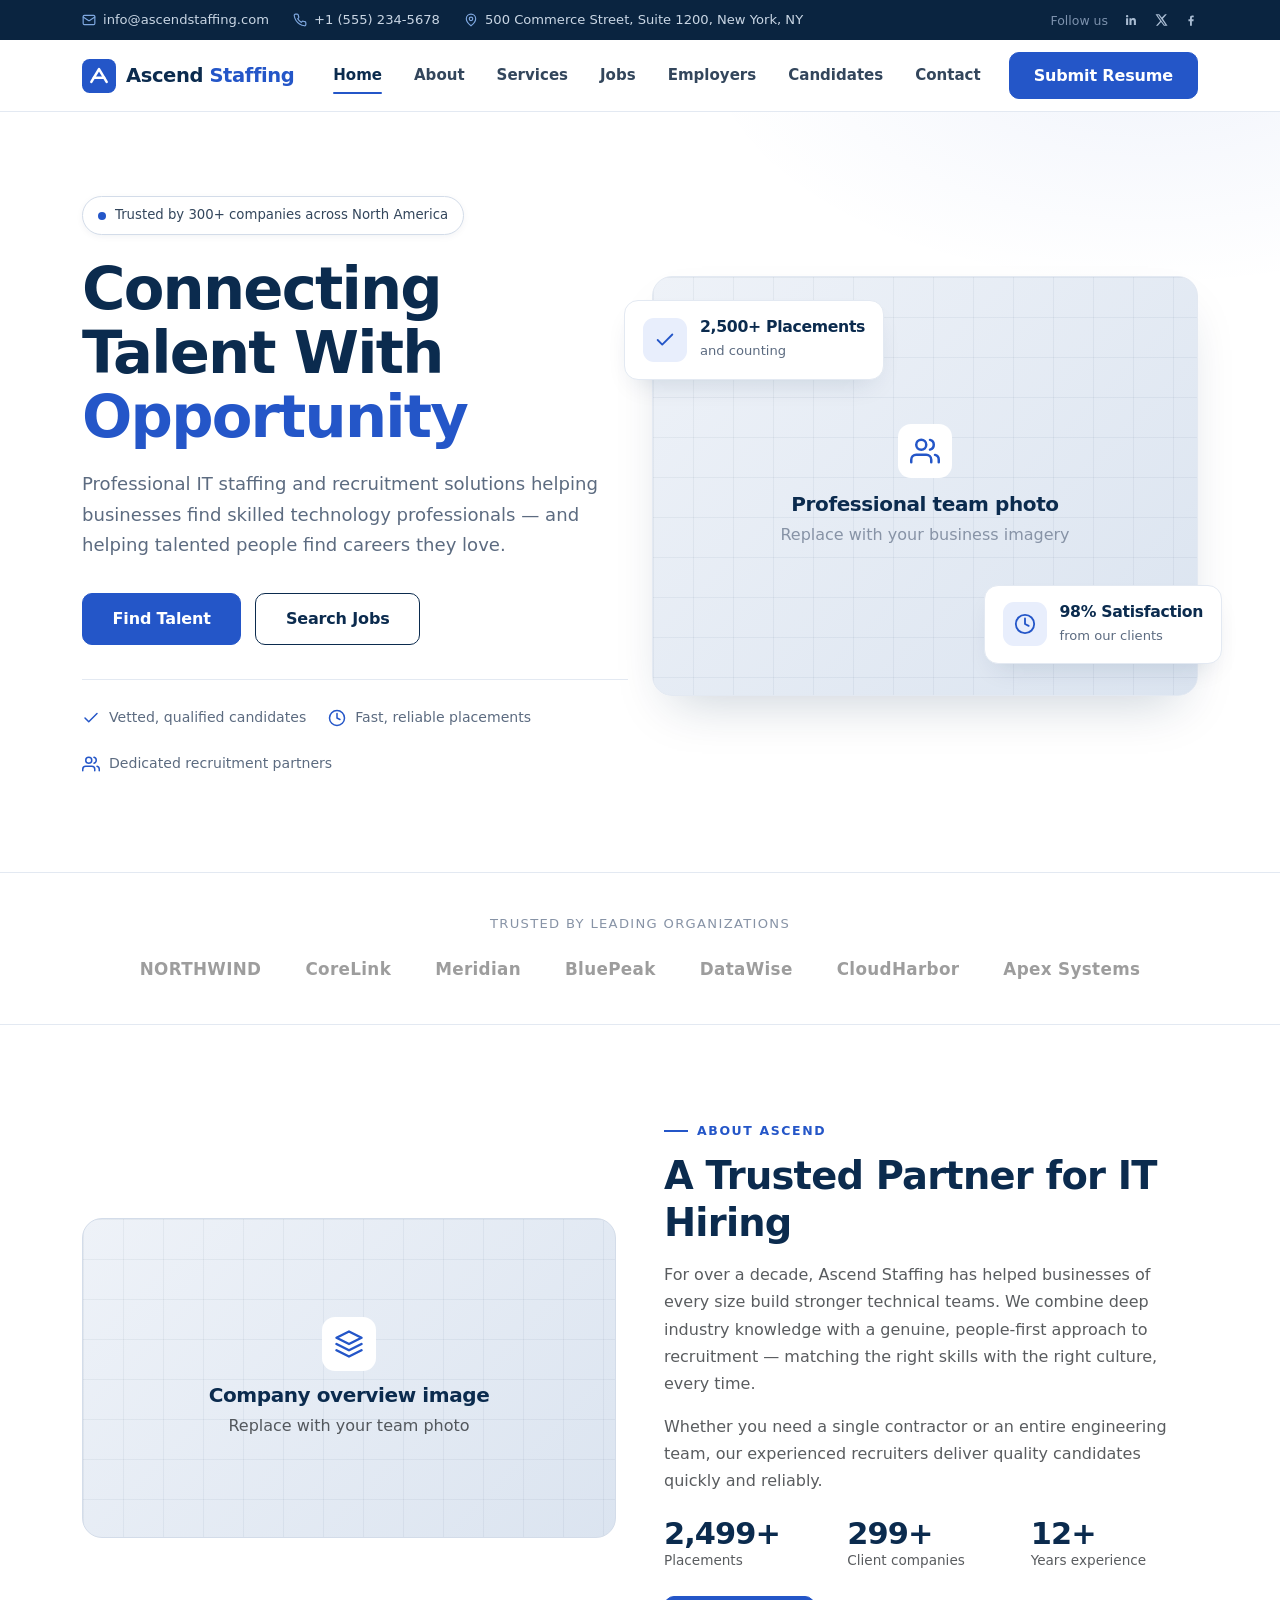
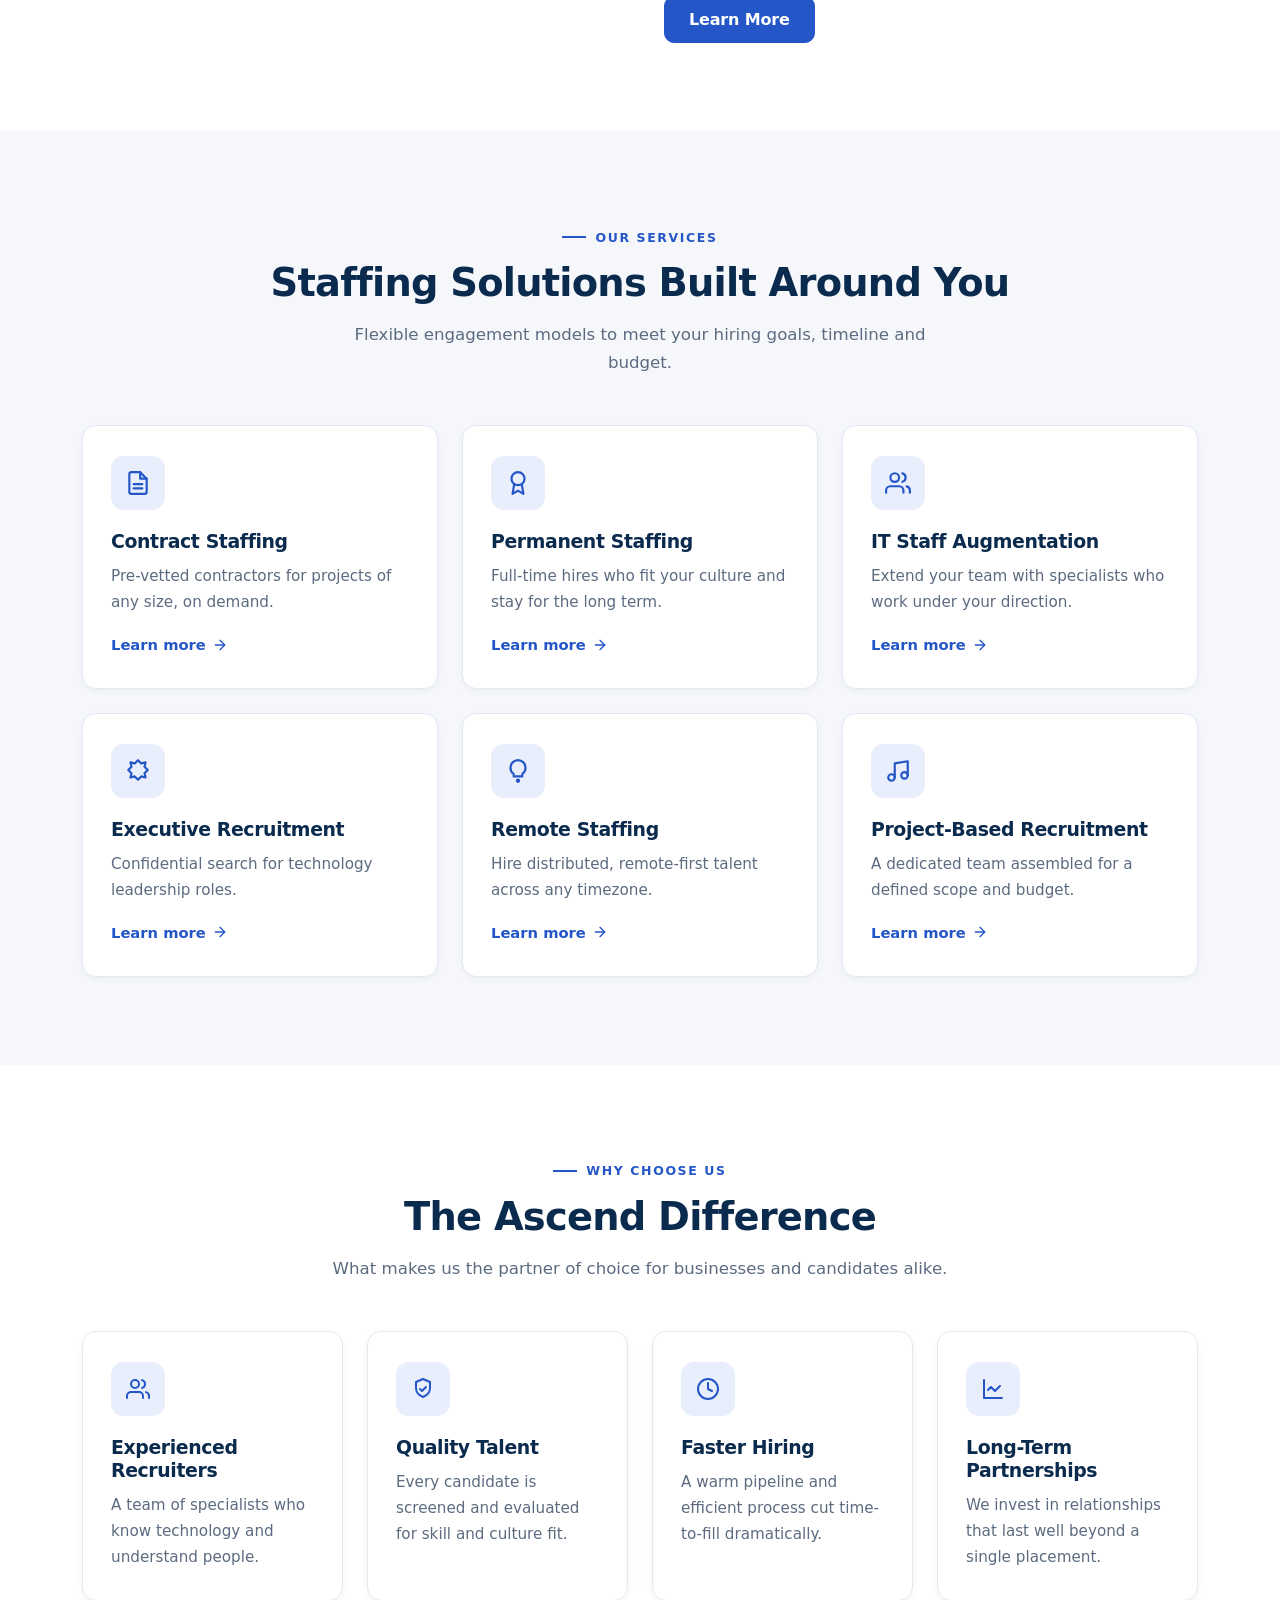
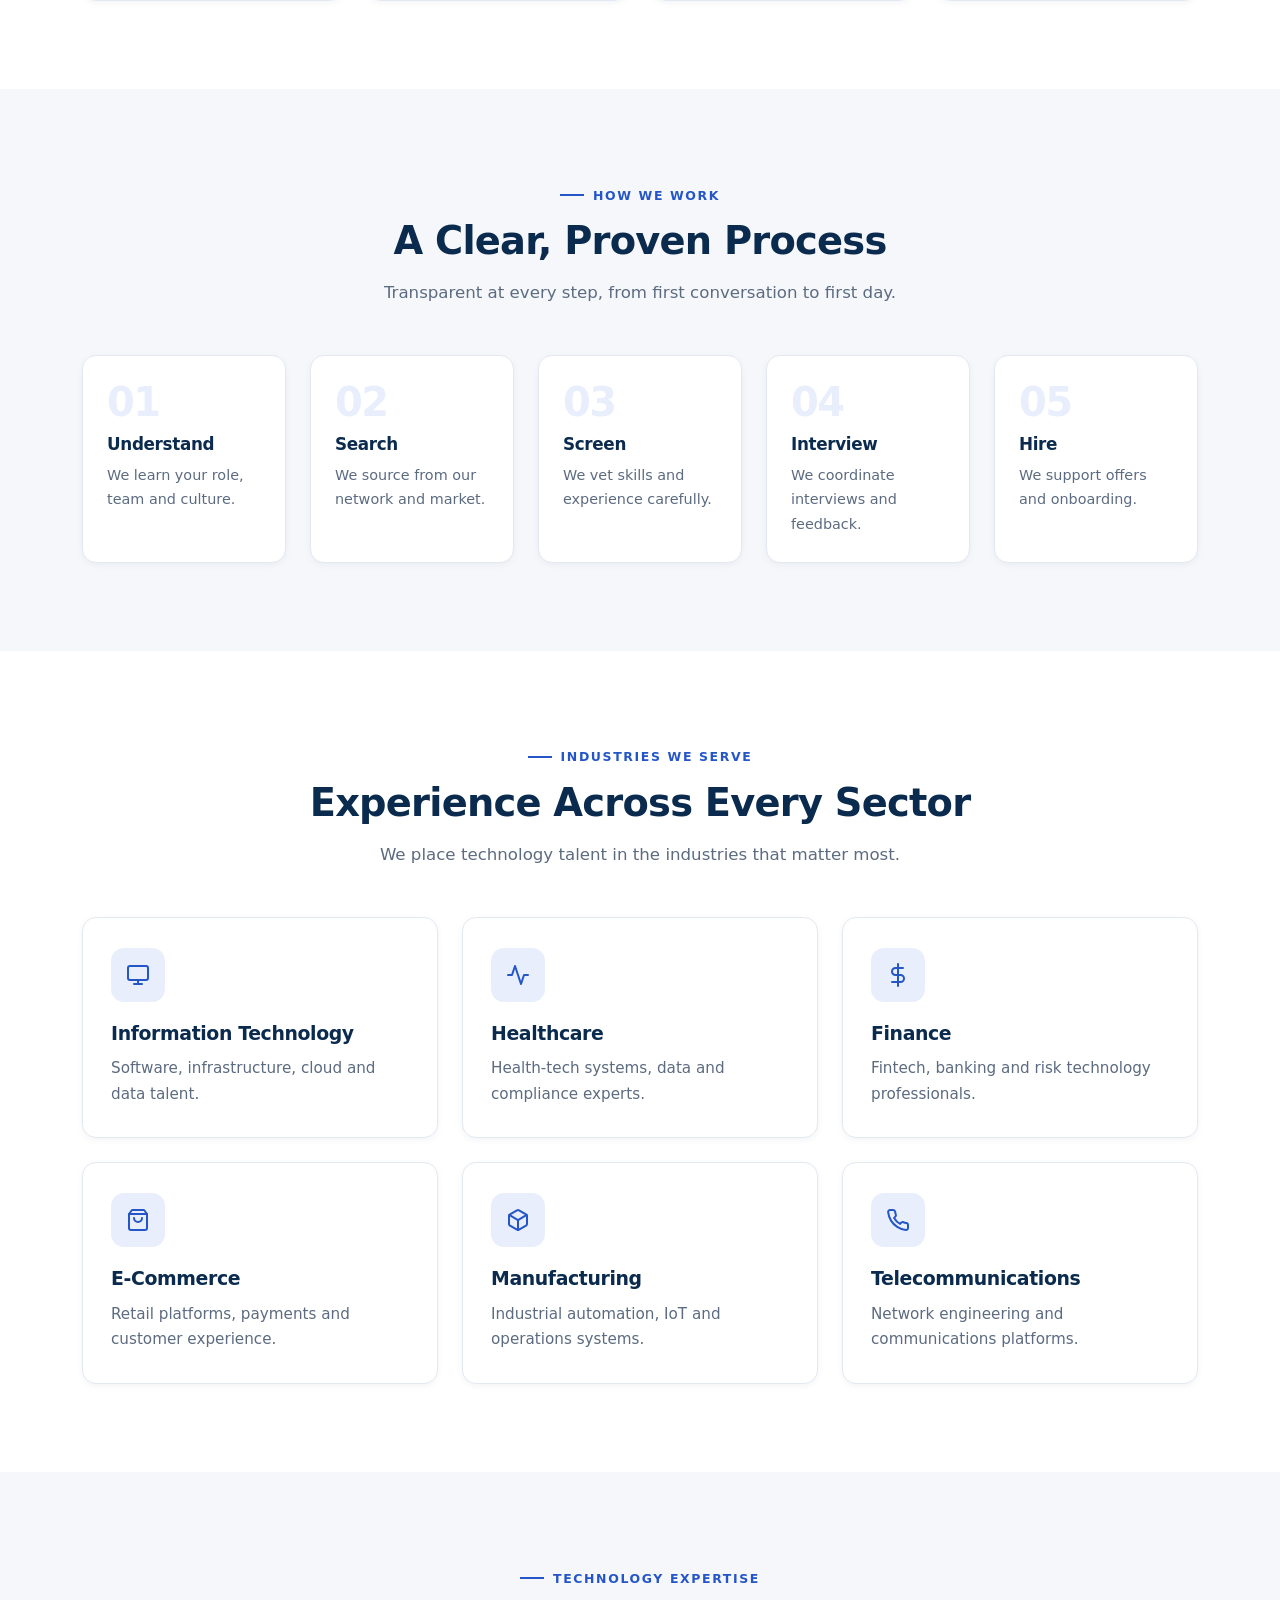
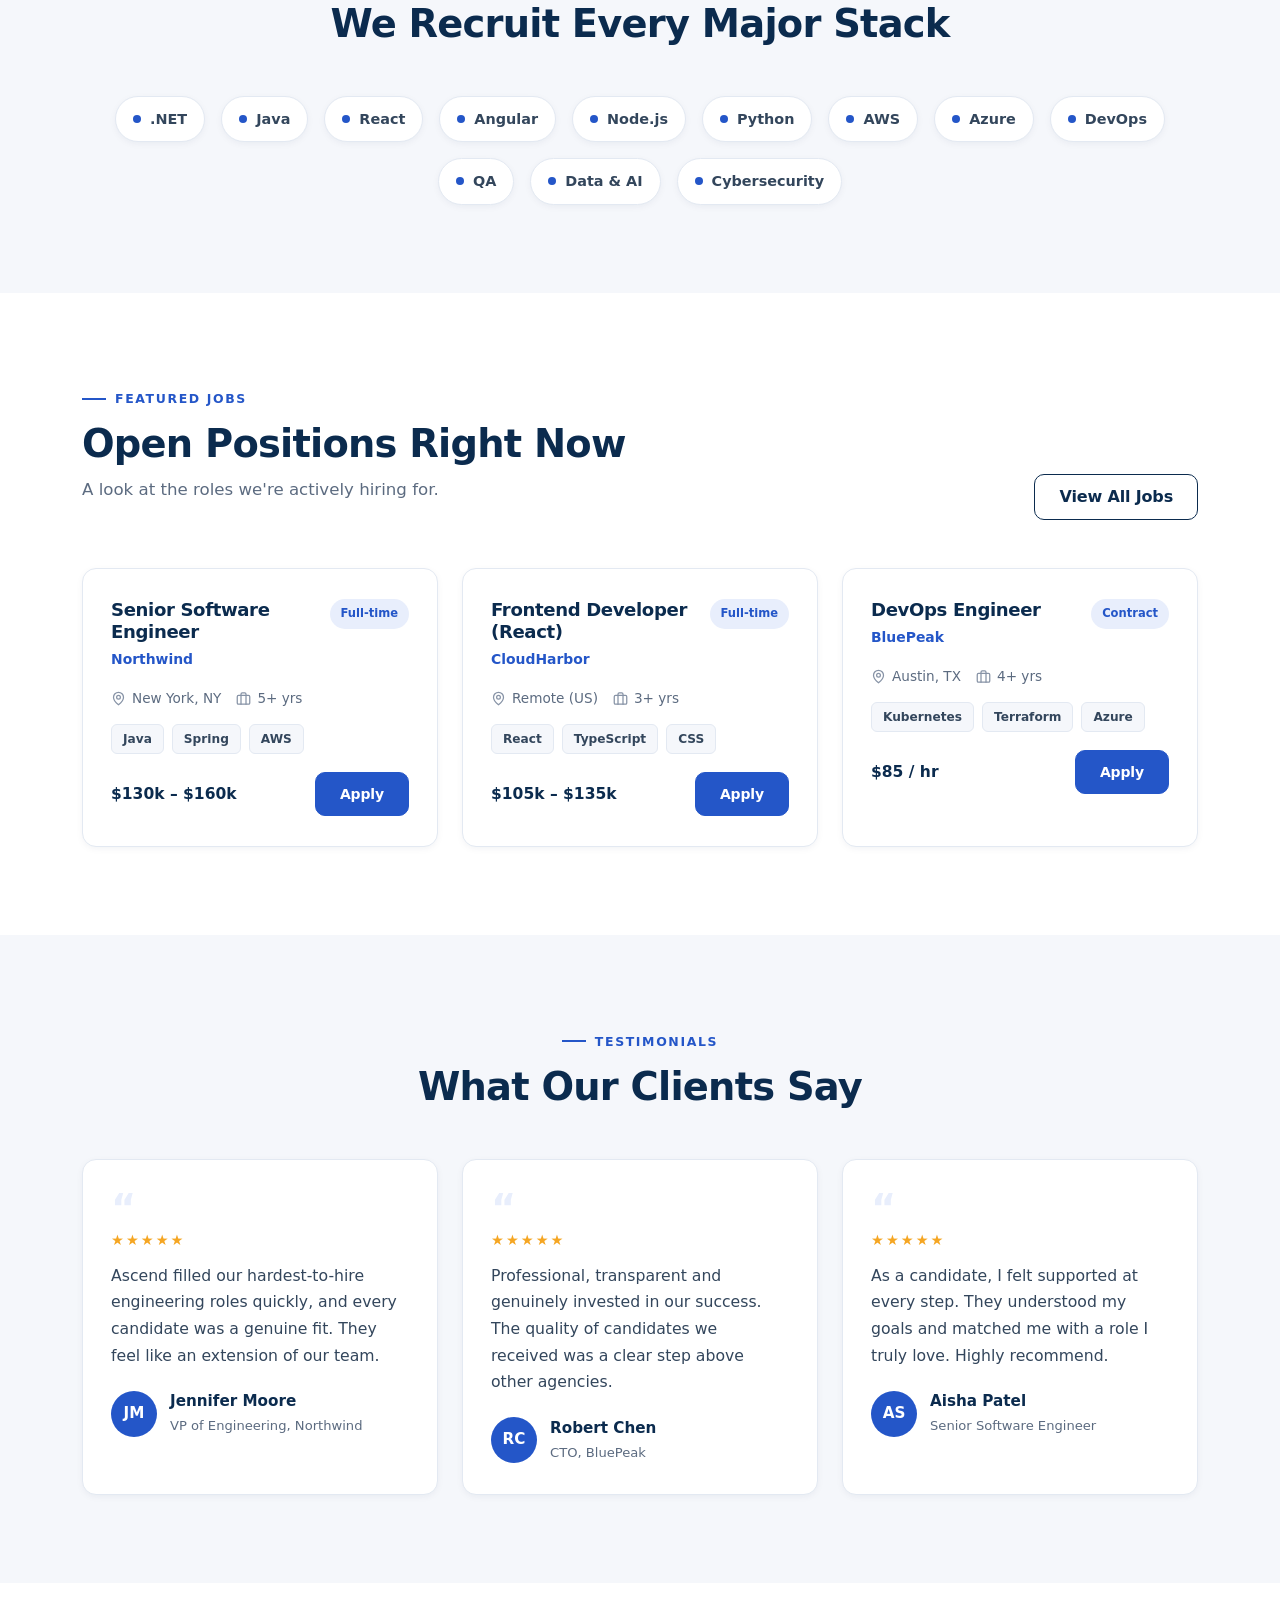
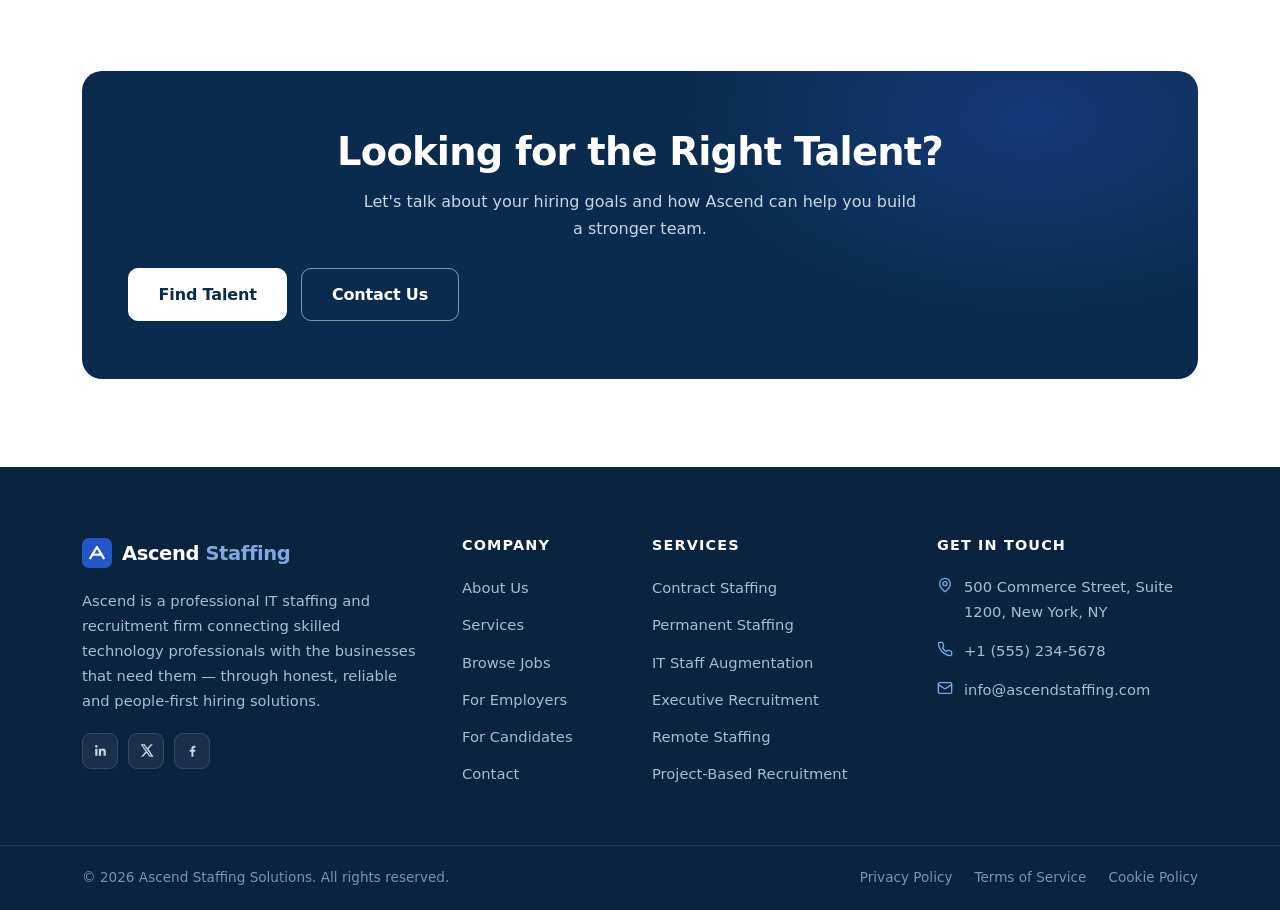
<file: index.html>
<!DOCTYPE html>
<html lang="en">
<head>
  <meta charset="UTF-8">
  <meta name="viewport" content="width=device-width, initial-scale=1.0">
  <title>Ascend Staffing — IT Staffing &amp; Recruitment | Connecting Talent With Opportunity</title>
  <meta name="description" content="Ascend Staffing is a professional IT staffing and recruitment firm helping businesses find skilled technology professionals through contract, permanent and executive hiring.">
  <link rel="stylesheet" href="assets/bootstrap/css/bootstrap.min.css">
  <link rel="stylesheet" href="css/style.css">
</head>
<body>

  <div id="header"></div>
  <div id="navbar"></div>

  <!-- ========================= HERO ========================= -->
  <section class="hero">
    <div class="container">
      <div class="row align-items-center">
        <div class="col-lg-6">
          <span class="hero-badge"><span class="dot"></span> Trusted by 300+ companies across North America</span>
          <h1>Connecting Talent With <span style="color:var(--royal)">Opportunity</span></h1>
          <p class="lead">
            Professional IT staffing and recruitment solutions helping businesses find skilled technology
            professionals — and helping talented people find careers they love.
          </p>
          <div class="hero-actions">
            <a href="employers.html" class="btn btn-royal btn-lg">Find Talent</a>
            <a href="jobs.html" class="btn btn-outline-navy btn-lg">Search Jobs</a>
          </div>
          <div class="hero-points">
            <div class="hero-point">
              <svg viewBox="0 0 24 24" width="18" height="18" fill="none" stroke="currentColor" stroke-width="2" stroke-linecap="round" stroke-linejoin="round"><path d="M20 6 9 17l-5-5"/></svg>
              Vetted, qualified candidates
            </div>
            <div class="hero-point">
              <svg viewBox="0 0 24 24" width="18" height="18" fill="none" stroke="currentColor" stroke-width="2" stroke-linecap="round" stroke-linejoin="round"><circle cx="12" cy="12" r="10"/><path d="M12 6v6l4 2"/></svg>
              Fast, reliable placements
            </div>
            <div class="hero-point">
              <svg viewBox="0 0 24 24" width="18" height="18" fill="none" stroke="currentColor" stroke-width="2" stroke-linecap="round" stroke-linejoin="round"><path d="M17 21v-2a4 4 0 0 0-4-4H5a4 4 0 0 0-4 4v2"/><circle cx="9" cy="7" r="4"/><path d="M23 21v-2a4 4 0 0 0-3-3.87"/><path d="M16 3.13a4 4 0 0 1 0 7.75"/></svg>
              Dedicated recruitment partners
            </div>
          </div>
        </div>
        <div class="col-lg-6">
          <div class="hero-visual mt-4 mt-lg-0">
            <div class="img-frame">
              <div class="grid-bg"></div>
              <div class="ph-label">
                <div class="icon-badge"><svg viewBox="0 0 24 24" width="30" height="30" fill="none" stroke="currentColor" stroke-width="2" stroke-linecap="round" stroke-linejoin="round"><path d="M17 21v-2a4 4 0 0 0-4-4H5a4 4 0 0 0-4 4v2"/><circle cx="9" cy="7" r="4"/><path d="M23 21v-2a4 4 0 0 0-3-3.87"/><path d="M16 3.13a4 4 0 0 1 0 7.75"/></svg></div>
                <h5 class="mb-1">Professional team photo</h5>
                <p class="mb-0">Replace with your business imagery</p>
              </div>
            </div>
            <div class="hero-float-card hf-1">
              <div class="hf-icon"><svg viewBox="0 0 24 24" width="22" height="22" fill="none" stroke="currentColor" stroke-width="2" stroke-linecap="round" stroke-linejoin="round"><path d="M20 6 9 17l-5-5"/></svg></div>
              <div><h6 class="mb-1">2,500+ Placements</h6><p>and counting</p></div>
            </div>
            <div class="hero-float-card hf-2">
              <div class="hf-icon"><svg viewBox="0 0 24 24" width="22" height="22" fill="none" stroke="currentColor" stroke-width="2" stroke-linecap="round" stroke-linejoin="round"><circle cx="12" cy="12" r="10"/><path d="M12 6v6l4 2"/></svg></div>
              <div><h6 class="mb-1">98% Satisfaction</h6><p>from our clients</p></div>
            </div>
          </div>
        </div>
      </div>
    </div>
  </section>

  <!-- ========================= TRUSTED COMPANIES ========================= -->
  <section class="trusted">
    <div class="container">
      <p class="trusted-label">Trusted by leading organizations</p>
      <div class="trusted-logos">
        <span class="trusted-logo">NORTHWIND</span>
        <span class="trusted-logo">CoreLink</span>
        <span class="trusted-logo">Meridian</span>
        <span class="trusted-logo">BluePeak</span>
        <span class="trusted-logo">DataWise</span>
        <span class="trusted-logo">CloudHarbor</span>
        <span class="trusted-logo">Apex Systems</span>
      </div>
    </div>
  </section>

  <!-- ========================= ABOUT COMPANY ========================= -->
  <section class="section" id="about">
    <div class="container">
      <div class="row align-items-center g-5">
        <div class="col-lg-6">
          <div class="split-media reveal">
            <div class="grid-bg"></div>
            <div class="center-pill px-4">
              <div class="icon-badge"><svg viewBox="0 0 24 24" width="30" height="30" fill="none" stroke="currentColor" stroke-width="2" stroke-linecap="round" stroke-linejoin="round"><path d="M12 2 2 7l10 5 10-5-10-5z"/><path d="m2 17 10 5 10-5"/><path d="m2 12 10 5 10-5"/></svg></div>
              <h5 class="mb-1">Company overview image</h5>
              <p class="text-muted mb-0">Replace with your team photo</p>
            </div>
          </div>
        </div>
        <div class="col-lg-6">
          <span class="eyebrow">About Ascend</span>
          <h2 class="section-title">A Trusted Partner for IT Hiring</h2>
          <p class="text-muted mb-3">
            For over a decade, Ascend Staffing has helped businesses of every size build stronger technical
            teams. We combine deep industry knowledge with a genuine, people-first approach to recruitment —
            matching the right skills with the right culture, every time.
          </p>
          <p class="text-muted mb-4">
            Whether you need a single contractor or an entire engineering team, our experienced recruiters
            deliver quality candidates quickly and reliably.
          </p>
          <div class="row g-3 mb-4">
            <div class="col-4">
              <div class="stat-value" style="font-size:1.9rem;"><span data-count="2500" data-duration="1600">0</span>+</div>
              <p class="text-muted mb-0" style="font-size:.85rem;">Placements</p>
            </div>
            <div class="col-4">
              <div class="stat-value" style="font-size:1.9rem;"><span data-count="300" data-duration="1600">0</span>+</div>
              <p class="text-muted mb-0" style="font-size:.85rem;">Client companies</p>
            </div>
            <div class="col-4">
              <div class="stat-value" style="font-size:1.9rem;"><span data-count="12" data-duration="1400">0</span>+</div>
              <p class="text-muted mb-0" style="font-size:.85rem;">Years experience</p>
            </div>
          </div>
          <a href="about.html" class="btn btn-royal">Learn More</a>
        </div>
      </div>
    </div>
  </section>

  <!-- ========================= OUR SERVICES ========================= -->
  <section class="section section-soft" id="services">
    <div class="container">
      <div class="text-center mb-5">
        <span class="eyebrow">Our Services</span>
        <h2 class="section-title">Staffing Solutions Built Around You</h2>
        <p class="section-lead center">Flexible engagement models to meet your hiring goals, timeline and budget.</p>
      </div>
      <div class="row g-4">
        <div class="col-md-6 col-lg-4">
          <div class="card-service reveal">
            <div class="icon-badge"><svg viewBox="0 0 24 24" width="26" height="26" fill="none" stroke="currentColor" stroke-width="2" stroke-linecap="round" stroke-linejoin="round"><path d="M14 2H6a2 2 0 0 0-2 2v16a2 2 0 0 0 2 2h12a2 2 0 0 0 2-2V8z"/><path d="M14 2v6h6"/><path d="M16 13H8"/><path d="M16 17H8"/></svg></div>
            <h3>Contract Staffing</h3>
            <p>Pre-vetted contractors for projects of any size, on demand.</p>
            <a href="services.html" class="link-arrow mt-3">Learn more <svg viewBox="0 0 24 24" width="16" height="16" fill="none" stroke="currentColor" stroke-width="2" stroke-linecap="round" stroke-linejoin="round"><path d="M5 12h14"/><path d="m12 5 7 7-7 7"/></svg></a>
          </div>
        </div>
        <div class="col-md-6 col-lg-4">
          <div class="card-service reveal" data-delay="1">
            <div class="icon-badge"><svg viewBox="0 0 24 24" width="26" height="26" fill="none" stroke="currentColor" stroke-width="2" stroke-linecap="round" stroke-linejoin="round"><circle cx="12" cy="8" r="6"/><path d="M15.5 13 17 22l-5-3-5 3 1.5-9"/></svg></div>
            <h3>Permanent Staffing</h3>
            <p>Full-time hires who fit your culture and stay for the long term.</p>
            <a href="services.html" class="link-arrow mt-3">Learn more <svg viewBox="0 0 24 24" width="16" height="16" fill="none" stroke="currentColor" stroke-width="2" stroke-linecap="round" stroke-linejoin="round"><path d="M5 12h14"/><path d="m12 5 7 7-7 7"/></svg></a>
          </div>
        </div>
        <div class="col-md-6 col-lg-4">
          <div class="card-service reveal" data-delay="2">
            <div class="icon-badge"><svg viewBox="0 0 24 24" width="26" height="26" fill="none" stroke="currentColor" stroke-width="2" stroke-linecap="round" stroke-linejoin="round"><path d="M17 21v-2a4 4 0 0 0-4-4H5a4 4 0 0 0-4 4v2"/><circle cx="9" cy="7" r="4"/><path d="M23 21v-2a4 4 0 0 0-3-3.87"/><path d="M16 3.13a4 4 0 0 1 0 7.75"/></svg></div>
            <h3>IT Staff Augmentation</h3>
            <p>Extend your team with specialists who work under your direction.</p>
            <a href="services.html" class="link-arrow mt-3">Learn more <svg viewBox="0 0 24 24" width="16" height="16" fill="none" stroke="currentColor" stroke-width="2" stroke-linecap="round" stroke-linejoin="round"><path d="M5 12h14"/><path d="m12 5 7 7-7 7"/></svg></a>
          </div>
        </div>
        <div class="col-md-6 col-lg-4">
          <div class="card-service reveal" data-delay="3">
            <div class="icon-badge"><svg viewBox="0 0 24 24" width="26" height="26" fill="none" stroke="currentColor" stroke-width="2" stroke-linecap="round" stroke-linejoin="round"><path d="m12 2 3 3 4-1-1 4 3 3-3 3 1 4-4-1-3 3-3-3-4 1 1-4-3-3 3-3-1-4 4 1z"/></svg></div>
            <h3>Executive Recruitment</h3>
            <p>Confidential search for technology leadership roles.</p>
            <a href="services.html" class="link-arrow mt-3">Learn more <svg viewBox="0 0 24 24" width="16" height="16" fill="none" stroke="currentColor" stroke-width="2" stroke-linecap="round" stroke-linejoin="round"><path d="M5 12h14"/><path d="m12 5 7 7-7 7"/></svg></a>
          </div>
        </div>
        <div class="col-md-6 col-lg-4">
          <div class="card-service reveal" data-delay="4">
            <div class="icon-badge"><svg viewBox="0 0 24 24" width="26" height="26" fill="none" stroke="currentColor" stroke-width="2" stroke-linecap="round" stroke-linejoin="round"><path d="M12 2a7 7 0 0 0-7 7c0 2.4 1.2 4.5 3 5.7V17h8v-2.3c1.8-1.2 3-3.3 3-5.7a7 7 0 0 0-7-7z"/><circle cx="12" cy="21" r="1"/></svg></div>
            <h3>Remote Staffing</h3>
            <p>Hire distributed, remote-first talent across any timezone.</p>
            <a href="services.html" class="link-arrow mt-3">Learn more <svg viewBox="0 0 24 24" width="16" height="16" fill="none" stroke="currentColor" stroke-width="2" stroke-linecap="round" stroke-linejoin="round"><path d="M5 12h14"/><path d="m12 5 7 7-7 7"/></svg></a>
          </div>
        </div>
        <div class="col-md-6 col-lg-4">
          <div class="card-service reveal" data-delay="5">
            <div class="icon-badge"><svg viewBox="0 0 24 24" width="26" height="26" fill="none" stroke="currentColor" stroke-width="2" stroke-linecap="round" stroke-linejoin="round"><path d="M9 18V5l12-2v13"/><circle cx="6" cy="18" r="3"/><circle cx="18" cy="16" r="3"/></svg></div>
            <h3>Project-Based Recruitment</h3>
            <p>A dedicated team assembled for a defined scope and budget.</p>
            <a href="services.html" class="link-arrow mt-3">Learn more <svg viewBox="0 0 24 24" width="16" height="16" fill="none" stroke="currentColor" stroke-width="2" stroke-linecap="round" stroke-linejoin="round"><path d="M5 12h14"/><path d="m12 5 7 7-7 7"/></svg></a>
          </div>
        </div>
      </div>
    </div>
  </section>

  <!-- ========================= WHY CHOOSE US ========================= -->
  <section class="section" id="why-us">
    <div class="container">
      <div class="text-center mb-5">
        <span class="eyebrow">Why Choose Us</span>
        <h2 class="section-title">The Ascend Difference</h2>
        <p class="section-lead center">What makes us the partner of choice for businesses and candidates alike.</p>
      </div>
      <div class="row g-4">
        <div class="col-md-6 col-lg-3">
          <div class="card-feature reveal">
            <div class="icon-badge"><svg viewBox="0 0 24 24" width="24" height="24" fill="none" stroke="currentColor" stroke-width="2" stroke-linecap="round" stroke-linejoin="round"><path d="M17 21v-2a4 4 0 0 0-4-4H5a4 4 0 0 0-4 4v2"/><circle cx="9" cy="7" r="4"/><path d="M23 21v-2a4 4 0 0 0-3-3.87"/><path d="M16 3.13a4 4 0 0 1 0 7.75"/></svg></div>
            <h3>Experienced Recruiters</h3>
            <p>A team of specialists who know technology and understand people.</p>
          </div>
        </div>
        <div class="col-md-6 col-lg-3">
          <div class="card-feature reveal" data-delay="1">
            <div class="icon-badge"><svg viewBox="0 0 24 24" width="24" height="24" fill="none" stroke="currentColor" stroke-width="2" stroke-linecap="round" stroke-linejoin="round"><path d="M12 2l7 3v6c0 4.4-3 7.4-7 9-4-1.6-7-4.6-7-9V5z"/><path d="m9 12 2 2 4-4"/></svg></div>
            <h3>Quality Talent</h3>
            <p>Every candidate is screened and evaluated for skill and culture fit.</p>
          </div>
        </div>
        <div class="col-md-6 col-lg-3">
          <div class="card-feature reveal" data-delay="2">
            <div class="icon-badge"><svg viewBox="0 0 24 24" width="24" height="24" fill="none" stroke="currentColor" stroke-width="2" stroke-linecap="round" stroke-linejoin="round"><circle cx="12" cy="12" r="10"/><path d="M12 6v6l4 2"/></svg></div>
            <h3>Faster Hiring</h3>
            <p>A warm pipeline and efficient process cut time-to-fill dramatically.</p>
          </div>
        </div>
        <div class="col-md-6 col-lg-3">
          <div class="card-feature reveal" data-delay="3">
            <div class="icon-badge"><svg viewBox="0 0 24 24" width="24" height="24" fill="none" stroke="currentColor" stroke-width="2" stroke-linecap="round" stroke-linejoin="round"><path d="M3 3v18h18"/><path d="m19 9-5 5-4-4-3 3"/></svg></div>
            <h3>Long-Term Partnerships</h3>
            <p>We invest in relationships that last well beyond a single placement.</p>
          </div>
        </div>
      </div>
    </div>
  </section>

  <!-- ========================= RECRUITMENT PROCESS ========================= -->
  <section class="section section-soft" id="process">
    <div class="container">
      <div class="text-center mb-5">
        <span class="eyebrow">How We Work</span>
        <h2 class="section-title">A Clear, Proven Process</h2>
        <p class="section-lead center">Transparent at every step, from first conversation to first day.</p>
      </div>
      <div class="row g-4">
        <div class="col-md-6 col-lg">
          <div class="process-step reveal"><span class="process-num">01</span><h4>Understand</h4><p>We learn your role, team and culture.</p></div>
        </div>
        <div class="col-md-6 col-lg">
          <div class="process-step reveal" data-delay="1"><span class="process-num">02</span><h4>Search</h4><p>We source from our network and market.</p></div>
        </div>
        <div class="col-md-6 col-lg">
          <div class="process-step reveal" data-delay="2"><span class="process-num">03</span><h4>Screen</h4><p>We vet skills and experience carefully.</p></div>
        </div>
        <div class="col-md-6 col-lg">
          <div class="process-step reveal" data-delay="3"><span class="process-num">04</span><h4>Interview</h4><p>We coordinate interviews and feedback.</p></div>
        </div>
        <div class="col-md-6 col-lg">
          <div class="process-step reveal" data-delay="4"><span class="process-num">05</span><h4>Hire</h4><p>We support offers and onboarding.</p></div>
        </div>
      </div>
    </div>
  </section>

  <!-- ========================= INDUSTRIES ========================= -->
  <section class="section" id="industries">
    <div class="container">
      <div class="text-center mb-5">
        <span class="eyebrow">Industries We Serve</span>
        <h2 class="section-title">Experience Across Every Sector</h2>
        <p class="section-lead center">We place technology talent in the industries that matter most.</p>
      </div>
      <div class="row g-4">
        <div class="col-md-6 col-lg-4">
          <div class="card-feature reveal">
            <div class="icon-badge"><svg viewBox="0 0 24 24" width="24" height="24" fill="none" stroke="currentColor" stroke-width="2" stroke-linecap="round" stroke-linejoin="round"><rect x="2" y="3" width="20" height="14" rx="2"/><path d="M8 21h8"/><path d="M12 17v4"/></svg></div>
            <h3>Information Technology</h3>
            <p>Software, infrastructure, cloud and data talent.</p>
          </div>
        </div>
        <div class="col-md-6 col-lg-4">
          <div class="card-feature reveal" data-delay="1">
            <div class="icon-badge"><svg viewBox="0 0 24 24" width="24" height="24" fill="none" stroke="currentColor" stroke-width="2" stroke-linecap="round" stroke-linejoin="round"><path d="M22 12h-4l-3 9L9 3l-3 9H2"/></svg></div>
            <h3>Healthcare</h3>
            <p>Health-tech systems, data and compliance experts.</p>
          </div>
        </div>
        <div class="col-md-6 col-lg-4">
          <div class="card-feature reveal" data-delay="2">
            <div class="icon-badge"><svg viewBox="0 0 24 24" width="24" height="24" fill="none" stroke="currentColor" stroke-width="2" stroke-linecap="round" stroke-linejoin="round"><path d="M12 1v22"/><path d="M17 5H9.5a3.5 3.5 0 0 0 0 7h5a3.5 3.5 0 0 1 0 7H6"/></svg></div>
            <h3>Finance</h3>
            <p>Fintech, banking and risk technology professionals.</p>
          </div>
        </div>
        <div class="col-md-6 col-lg-4">
          <div class="card-feature reveal" data-delay="3">
            <div class="icon-badge"><svg viewBox="0 0 24 24" width="24" height="24" fill="none" stroke="currentColor" stroke-width="2" stroke-linecap="round" stroke-linejoin="round"><path d="M6 2 3 6v14a2 2 0 0 0 2 2h14a2 2 0 0 0 2-2V6l-3-4z"/><path d="M3 6h18"/><path d="M16 10a4 4 0 0 1-8 0"/></svg></div>
            <h3>E-Commerce</h3>
            <p>Retail platforms, payments and customer experience.</p>
          </div>
        </div>
        <div class="col-md-6 col-lg-4">
          <div class="card-feature reveal" data-delay="4">
            <div class="icon-badge"><svg viewBox="0 0 24 24" width="24" height="24" fill="none" stroke="currentColor" stroke-width="2" stroke-linecap="round" stroke-linejoin="round"><path d="M21 16V8a2 2 0 0 0-1-1.73l-7-4a2 2 0 0 0-2 0l-7 4A2 2 0 0 0 3 8v8a2 2 0 0 0 1 1.73l7 4a2 2 0 0 0 2 0l7-4A2 2 0 0 0 21 16z"/><path d="M3.27 6.96 12 12.01l8.73-5.05"/><path d="M12 22.08V12"/></svg></div>
            <h3>Manufacturing</h3>
            <p>Industrial automation, IoT and operations systems.</p>
          </div>
        </div>
        <div class="col-md-6 col-lg-4">
          <div class="card-feature reveal" data-delay="5">
            <div class="icon-badge"><svg viewBox="0 0 24 24" width="24" height="24" fill="none" stroke="currentColor" stroke-width="2" stroke-linecap="round" stroke-linejoin="round"><path d="M22 16.92v3a2 2 0 0 1-2.18 2 19.79 19.79 0 0 1-8.63-3.07 19.5 19.5 0 0 1-6-6 19.79 19.79 0 0 1-3.07-8.67A2 2 0 0 1 4.11 2h3a2 2 0 0 1 2 1.72 12.84 12.84 0 0 0 .7 2.81 2 2 0 0 1-.45 2.11L8.09 9.91a16 16 0 0 0 6 6l1.27-1.27a2 2 0 0 1 2.11-.45 12.84 12.84 0 0 0 2.81.7A2 2 0 0 1 22 16.92z"/></svg></div>
            <h3>Telecommunications</h3>
            <p>Network engineering and communications platforms.</p>
          </div>
        </div>
      </div>
    </div>
  </section>

  <!-- ========================= TECHNOLOGY EXPERTISE ========================= -->
  <section class="section section-soft" id="expertise">
    <div class="container">
      <div class="text-center mb-5">
        <span class="eyebrow">Technology Expertise</span>
        <h2 class="section-title">We Recruit Every Major Stack</h2>
      </div>
      <div class="d-flex flex-wrap justify-content-center gap-3">
        <span class="tech-pill"><span class="dot"></span>.NET</span>
        <span class="tech-pill"><span class="dot"></span>Java</span>
        <span class="tech-pill"><span class="dot"></span>React</span>
        <span class="tech-pill"><span class="dot"></span>Angular</span>
        <span class="tech-pill"><span class="dot"></span>Node.js</span>
        <span class="tech-pill"><span class="dot"></span>Python</span>
        <span class="tech-pill"><span class="dot"></span>AWS</span>
        <span class="tech-pill"><span class="dot"></span>Azure</span>
        <span class="tech-pill"><span class="dot"></span>DevOps</span>
        <span class="tech-pill"><span class="dot"></span>QA</span>
        <span class="tech-pill"><span class="dot"></span>Data &amp; AI</span>
        <span class="tech-pill"><span class="dot"></span>Cybersecurity</span>
      </div>
    </div>
  </section>

  <!-- ========================= FEATURED JOBS ========================= -->
  <section class="section" id="featured-jobs">
    <div class="container">
      <div class="d-flex flex-wrap justify-content-between align-items-end mb-5 gap-3">
        <div>
          <span class="eyebrow">Featured Jobs</span>
          <h2 class="section-title mb-2">Open Positions Right Now</h2>
          <p class="section-lead">A look at the roles we're actively hiring for.</p>
        </div>
        <a href="jobs.html" class="btn btn-outline-navy">View All Jobs</a>
      </div>
      <div class="row g-4">
        <div class="col-md-6 col-lg-4">
          <div class="card-job reveal">
            <div class="job-top">
              <div>
                <h3 class="job-title">Senior Software Engineer</h3>
                <span class="job-company">Northwind</span>
              </div>
              <span class="job-type-badge">Full-time</span>
            </div>
            <div class="job-meta">
              <span><svg viewBox="0 0 24 24" width="15" height="15" fill="none" stroke="currentColor" stroke-width="2" stroke-linecap="round" stroke-linejoin="round"><path d="M20 10c0 6-8 12-8 12s-8-6-8-12a8 8 0 0 1 16 0Z"/><circle cx="12" cy="10" r="3"/></svg> New York, NY</span>
              <span><svg viewBox="0 0 24 24" width="15" height="15" fill="none" stroke="currentColor" stroke-width="2" stroke-linecap="round" stroke-linejoin="round"><rect x="2" y="7" width="20" height="14" rx="2"/><path d="M16 21V5a2 2 0 0 0-2-2h-4a2 2 0 0 0-2 2v16"/></svg> 5+ yrs</span>
            </div>
            <div class="job-skills"><span class="skill-tag">Java</span><span class="skill-tag">Spring</span><span class="skill-tag">AWS</span></div>
            <div class="card-foot"><span class="job-salary">$130k – $160k</span><a href="job-details.html" class="btn btn-royal btn-sm">Apply</a></div>
          </div>
        </div>
        <div class="col-md-6 col-lg-4">
          <div class="card-job reveal" data-delay="1">
            <div class="job-top">
              <div>
                <h3 class="job-title">Frontend Developer (React)</h3>
                <span class="job-company">CloudHarbor</span>
              </div>
              <span class="job-type-badge">Full-time</span>
            </div>
            <div class="job-meta">
              <span><svg viewBox="0 0 24 24" width="15" height="15" fill="none" stroke="currentColor" stroke-width="2" stroke-linecap="round" stroke-linejoin="round"><path d="M20 10c0 6-8 12-8 12s-8-6-8-12a8 8 0 0 1 16 0Z"/><circle cx="12" cy="10" r="3"/></svg> Remote (US)</span>
              <span><svg viewBox="0 0 24 24" width="15" height="15" fill="none" stroke="currentColor" stroke-width="2" stroke-linecap="round" stroke-linejoin="round"><rect x="2" y="7" width="20" height="14" rx="2"/><path d="M16 21V5a2 2 0 0 0-2-2h-4a2 2 0 0 0-2 2v16"/></svg> 3+ yrs</span>
            </div>
            <div class="job-skills"><span class="skill-tag">React</span><span class="skill-tag">TypeScript</span><span class="skill-tag">CSS</span></div>
            <div class="card-foot"><span class="job-salary">$105k – $135k</span><a href="job-details.html" class="btn btn-royal btn-sm">Apply</a></div>
          </div>
        </div>
        <div class="col-md-6 col-lg-4">
          <div class="card-job reveal" data-delay="2">
            <div class="job-top">
              <div>
                <h3 class="job-title">DevOps Engineer</h3>
                <span class="job-company">BluePeak</span>
              </div>
              <span class="job-type-badge">Contract</span>
            </div>
            <div class="job-meta">
              <span><svg viewBox="0 0 24 24" width="15" height="15" fill="none" stroke="currentColor" stroke-width="2" stroke-linecap="round" stroke-linejoin="round"><path d="M20 10c0 6-8 12-8 12s-8-6-8-12a8 8 0 0 1 16 0Z"/><circle cx="12" cy="10" r="3"/></svg> Austin, TX</span>
              <span><svg viewBox="0 0 24 24" width="15" height="15" fill="none" stroke="currentColor" stroke-width="2" stroke-linecap="round" stroke-linejoin="round"><rect x="2" y="7" width="20" height="14" rx="2"/><path d="M16 21V5a2 2 0 0 0-2-2h-4a2 2 0 0 0-2 2v16"/></svg> 4+ yrs</span>
            </div>
            <div class="job-skills"><span class="skill-tag">Kubernetes</span><span class="skill-tag">Terraform</span><span class="skill-tag">Azure</span></div>
            <div class="card-foot"><span class="job-salary">$85 / hr</span><a href="job-details.html" class="btn btn-royal btn-sm">Apply</a></div>
          </div>
        </div>
      </div>
    </div>
  </section>

  <!-- ========================= TESTIMONIALS ========================= -->
  <section class="section section-soft" id="testimonials">
    <div class="container">
      <div class="text-center mb-5">
        <span class="eyebrow">Testimonials</span>
        <h2 class="section-title">What Our Clients Say</h2>
      </div>
      <div class="row g-4">
        <div class="col-md-4">
          <div class="card-testimonial reveal">
            <div class="quote-mark">“</div>
            <div class="testimonial-stars">★★★★★</div>
            <blockquote>Ascend filled our hardest-to-hire engineering roles quickly, and every candidate was a genuine fit. They feel like an extension of our team.</blockquote>
            <div class="testimonial-person">
              <div class="testimonial-avatar">JM</div>
              <div><div class="name">Jennifer Moore</div><div class="role">VP of Engineering, Northwind</div></div>
            </div>
          </div>
        </div>
        <div class="col-md-4">
          <div class="card-testimonial reveal" data-delay="1">
            <div class="quote-mark">“</div>
            <div class="testimonial-stars">★★★★★</div>
            <blockquote>Professional, transparent and genuinely invested in our success. The quality of candidates we received was a clear step above other agencies.</blockquote>
            <div class="testimonial-person">
              <div class="testimonial-avatar">RC</div>
              <div><div class="name">Robert Chen</div><div class="role">CTO, BluePeak</div></div>
            </div>
          </div>
        </div>
        <div class="col-md-4">
          <div class="card-testimonial reveal" data-delay="2">
            <div class="quote-mark">“</div>
            <div class="testimonial-stars">★★★★★</div>
            <blockquote>As a candidate, I felt supported at every step. They understood my goals and matched me with a role I truly love. Highly recommend.</blockquote>
            <div class="testimonial-person">
              <div class="testimonial-avatar">AS</div>
              <div><div class="name">Aisha Patel</div><div class="role">Senior Software Engineer</div></div>
            </div>
          </div>
        </div>
      </div>
    </div>
  </section>

  <!-- ========================= CTA ========================= -->
  <section class="section">
    <div class="container">
      <div class="cta-panel text-center">
        <h2>Looking for the Right Talent?</h2>
        <p class="mx-auto">Let's talk about your hiring goals and how Ascend can help you build a stronger team.</p>
        <div class="cta-actions">
          <a href="employers.html#request-talent" class="btn btn-royal btn-lg">Find Talent</a>
          <a href="contact.html" class="btn btn-outline-navy btn-lg">Contact Us</a>
        </div>
      </div>
    </div>
  </section>

  <div id="footer"></div>

  <script src="assets/jquery/jquery.min.js"></script>
  <script src="assets/bootstrap/js/bootstrap.bundle.min.js"></script>
  <script src="js/components.js"></script>
  <script src="js/app.js"></script>
</body>
</html>
</file>
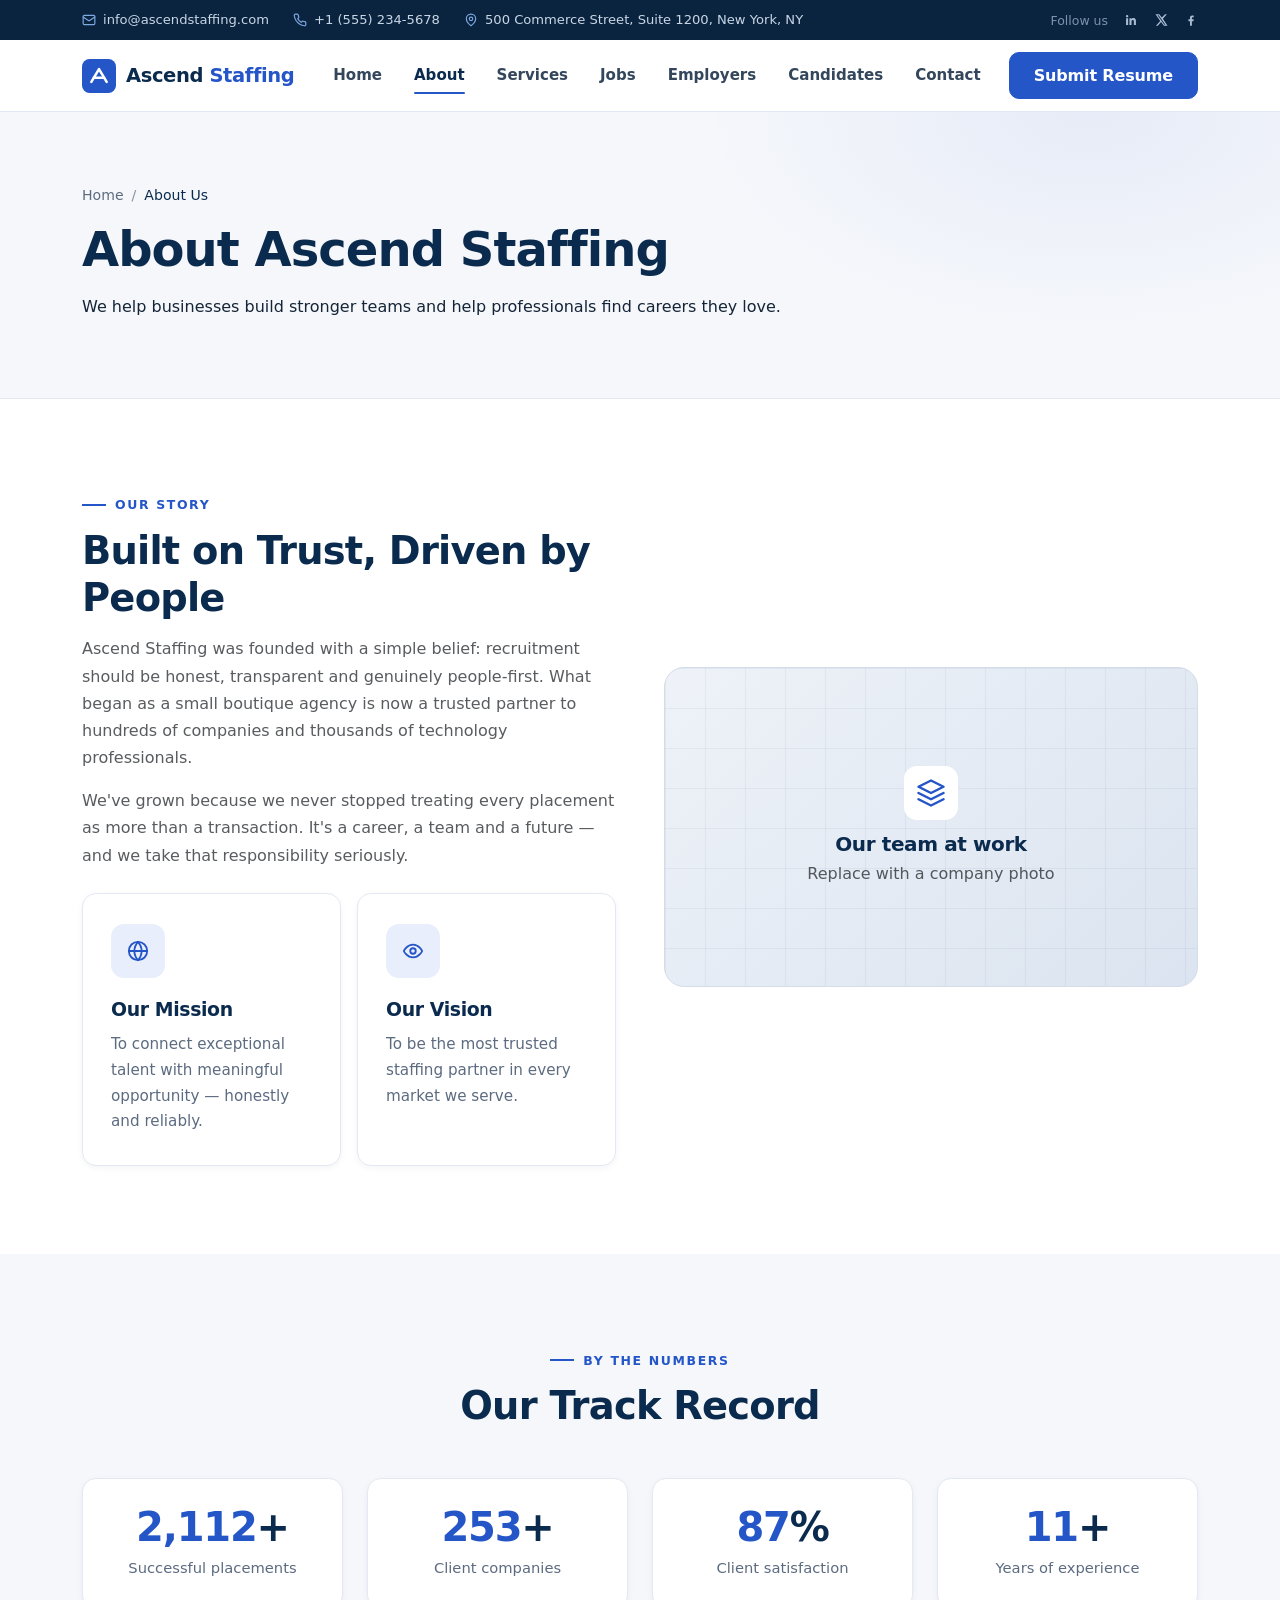
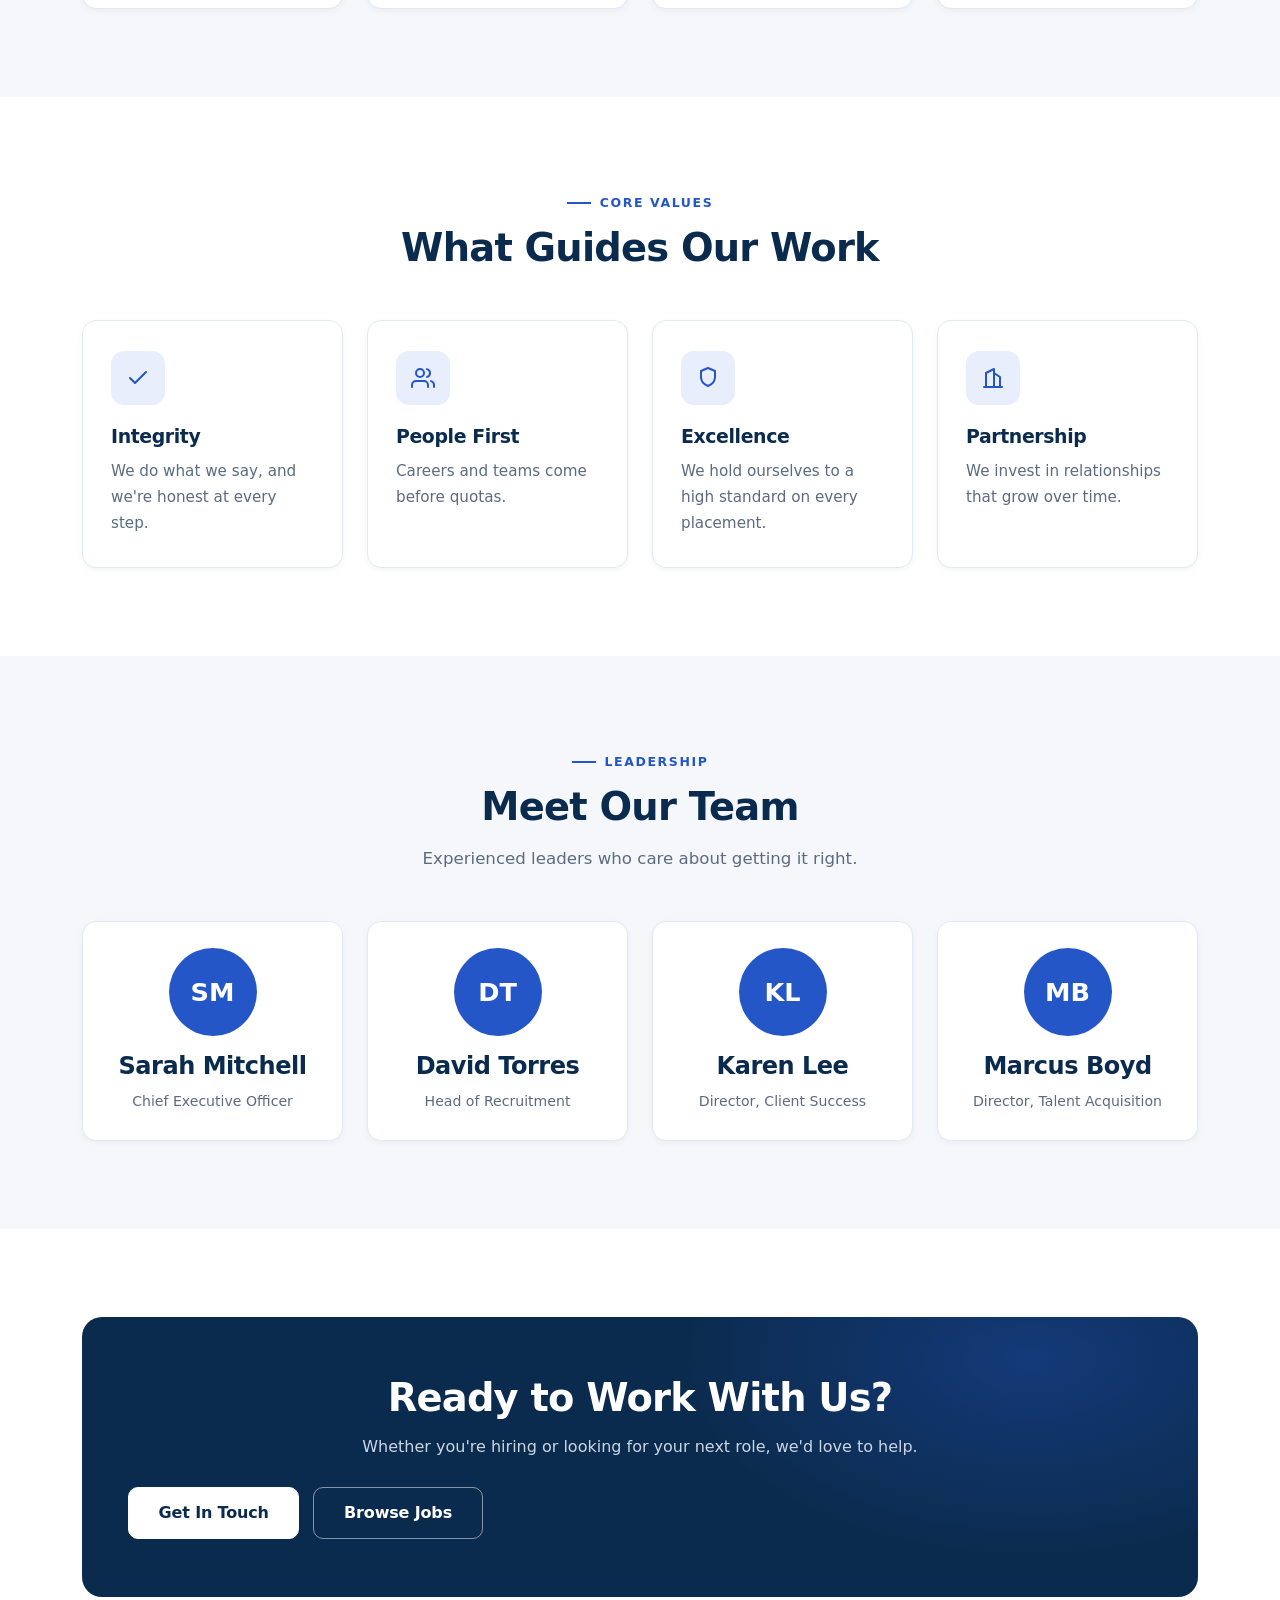
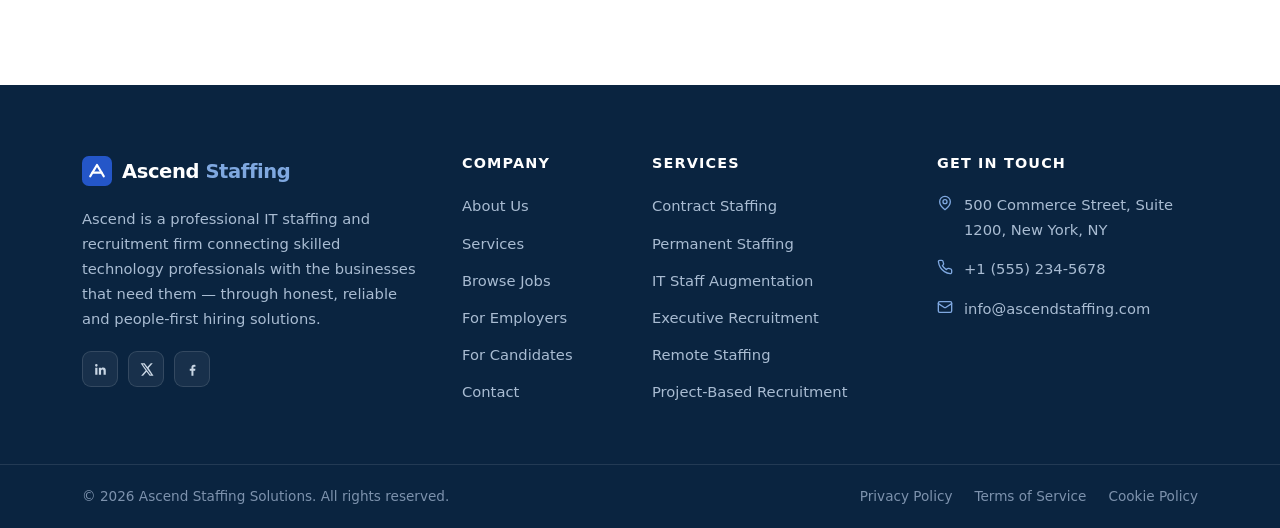
<file: about.html>
<!DOCTYPE html>
<html lang="en">
<head>
  <meta charset="UTF-8">
  <meta name="viewport" content="width=device-width, initial-scale=1.0">
  <title>About Us — Ascend Staffing</title>
  <meta name="description" content="Learn about Ascend Staffing — our mission, values and the experienced recruitment team behind trusted IT hiring solutions.">
  <link rel="stylesheet" href="assets/bootstrap/css/bootstrap.min.css">
  <link rel="stylesheet" href="css/style.css">
</head>
<body>

  <div id="header"></div>
  <div id="navbar"></div>

  <!-- ========================= PAGE HERO ========================= -->
  <section class="page-hero">
    <div class="container">
      <nav aria-label="breadcrumb"><ol class="breadcrumb"><li class="breadcrumb-item"><a href="index.html">Home</a></li><li class="breadcrumb-item active" aria-current="page">About Us</li></ol></nav>
      <h1>About Ascend Staffing</h1>
      <p>We help businesses build stronger teams and help professionals find careers they love.</p>
    </div>
  </section>

  <!-- ========================= COMPANY STORY ========================= -->
  <section class="section">
    <div class="container">
      <div class="row align-items-center g-5">
        <div class="col-lg-6">
          <span class="eyebrow">Our Story</span>
          <h2 class="section-title">Built on Trust, Driven by People</h2>
          <p class="text-muted mb-3">
            Ascend Staffing was founded with a simple belief: recruitment should be honest, transparent and
            genuinely people-first. What began as a small boutique agency is now a trusted partner to hundreds
            of companies and thousands of technology professionals.
          </p>
          <p class="text-muted mb-4">
            We've grown because we never stopped treating every placement as more than a transaction. It's a
            career, a team and a future — and we take that responsibility seriously.
          </p>
          <div class="row g-3">
            <div class="col-sm-6">
              <div class="card-feature h-100">
                <div class="icon-badge"><svg viewBox="0 0 24 24" width="22" height="22" fill="none" stroke="currentColor" stroke-width="2" stroke-linecap="round" stroke-linejoin="round"><circle cx="12" cy="12" r="10"/><path d="m2 12 20 0"/><path d="M12 2a15.3 15.3 0 0 1 4 10 15.3 15.3 0 0 1-4 10 15.3 15.3 0 0 1-4-10 15.3 15.3 0 0 1 4-10z"/></svg></div>
                <h3>Our Mission</h3>
                <p>To connect exceptional talent with meaningful opportunity — honestly and reliably.</p>
              </div>
            </div>
            <div class="col-sm-6">
              <div class="card-feature h-100">
                <div class="icon-badge"><svg viewBox="0 0 24 24" width="22" height="22" fill="none" stroke="currentColor" stroke-width="2" stroke-linecap="round" stroke-linejoin="round"><path d="M2 12s3-7 10-7 10 7 10 7-3 7-10 7-10-7-10-7Z"/><circle cx="12" cy="12" r="3"/></svg></div>
                <h3>Our Vision</h3>
                <p>To be the most trusted staffing partner in every market we serve.</p>
              </div>
            </div>
          </div>
        </div>
        <div class="col-lg-6">
          <div class="split-media reveal">
            <div class="grid-bg"></div>
            <div class="center-pill px-4">
              <div class="icon-badge"><svg viewBox="0 0 24 24" width="30" height="30" fill="none" stroke="currentColor" stroke-width="2" stroke-linecap="round" stroke-linejoin="round"><path d="M12 2 2 7l10 5 10-5-10-5z"/><path d="m2 17 10 5 10-5"/><path d="m2 12 10 5 10-5"/></svg></div>
              <h5 class="mb-1">Our team at work</h5>
              <p class="text-muted mb-0">Replace with a company photo</p>
            </div>
          </div>
        </div>
      </div>
    </div>
  </section>

  <!-- ========================= STATS ========================= -->
  <section class="section section-soft">
    <div class="container">
      <div class="text-center mb-5">
        <span class="eyebrow">By The Numbers</span>
        <h2 class="section-title">Our Track Record</h2>
      </div>
      <div class="row g-4 text-center">
        <div class="col-6 col-lg-3">
          <div class="stat-card reveal">
            <div class="stat-value"><span data-count="2500" data-duration="1800">0</span>+</div>
            <p class="stat-label">Successful placements</p>
          </div>
        </div>
        <div class="col-6 col-lg-3">
          <div class="stat-card reveal" data-delay="1">
            <div class="stat-value"><span data-count="300" data-duration="1800">0</span>+</div>
            <p class="stat-label">Client companies</p>
          </div>
        </div>
        <div class="col-6 col-lg-3">
          <div class="stat-card reveal" data-delay="2">
            <div class="stat-value"><span data-count="98" data-duration="1600">0</span>%</div>
            <p class="stat-label">Client satisfaction</p>
          </div>
        </div>
        <div class="col-6 col-lg-3">
          <div class="stat-card reveal" data-delay="3">
            <div class="stat-value"><span data-count="12" data-duration="1400">0</span>+</div>
            <p class="stat-label">Years of experience</p>
          </div>
        </div>
      </div>
    </div>
  </section>

  <!-- ========================= CORE VALUES ========================= -->
  <section class="section">
    <div class="container">
      <div class="text-center mb-5">
        <span class="eyebrow">Core Values</span>
        <h2 class="section-title">What Guides Our Work</h2>
      </div>
      <div class="row g-4">
        <div class="col-md-6 col-lg-3">
          <div class="card-feature reveal">
            <div class="icon-badge"><svg viewBox="0 0 24 24" width="24" height="24" fill="none" stroke="currentColor" stroke-width="2" stroke-linecap="round" stroke-linejoin="round"><path d="M20 6 9 17l-5-5"/></svg></div>
            <h3>Integrity</h3>
            <p>We do what we say, and we're honest at every step.</p>
          </div>
        </div>
        <div class="col-md-6 col-lg-3">
          <div class="card-feature reveal" data-delay="1">
            <div class="icon-badge"><svg viewBox="0 0 24 24" width="24" height="24" fill="none" stroke="currentColor" stroke-width="2" stroke-linecap="round" stroke-linejoin="round"><path d="M17 21v-2a4 4 0 0 0-4-4H5a4 4 0 0 0-4 4v2"/><circle cx="9" cy="7" r="4"/><path d="M23 21v-2a4 4 0 0 0-3-3.87"/><path d="M16 3.13a4 4 0 0 1 0 7.75"/></svg></div>
            <h3>People First</h3>
            <p>Careers and teams come before quotas.</p>
          </div>
        </div>
        <div class="col-md-6 col-lg-3">
          <div class="card-feature reveal" data-delay="2">
            <div class="icon-badge"><svg viewBox="0 0 24 24" width="24" height="24" fill="none" stroke="currentColor" stroke-width="2" stroke-linecap="round" stroke-linejoin="round"><path d="M12 2l7 3v6c0 4.4-3 7.4-7 9-4-1.6-7-4.6-7-9V5z"/></svg></div>
            <h3>Excellence</h3>
            <p>We hold ourselves to a high standard on every placement.</p>
          </div>
        </div>
        <div class="col-md-6 col-lg-3">
          <div class="card-feature reveal" data-delay="3">
            <div class="icon-badge"><svg viewBox="0 0 24 24" width="24" height="24" fill="none" stroke="currentColor" stroke-width="2" stroke-linecap="round" stroke-linejoin="round"><path d="M3 21h18"/><path d="M5 21V7l8-4v18"/><path d="M19 21V11l-6-4"/></svg></div>
            <h3>Partnership</h3>
            <p>We invest in relationships that grow over time.</p>
          </div>
        </div>
      </div>
    </div>
  </section>

  <!-- ========================= LEADERSHIP ========================= -->
  <section class="section section-soft">
    <div class="container">
      <div class="text-center mb-5">
        <span class="eyebrow">Leadership</span>
        <h2 class="section-title">Meet Our Team</h2>
        <p class="section-lead center">Experienced leaders who care about getting it right.</p>
      </div>
      <div class="row g-4">
        <div class="col-md-6 col-lg-3">
          <div class="card-team reveal text-center">
            <div class="team-avatar">SM</div>
            <h4>Sarah Mitchell</h4>
            <p class="team-role">Chief Executive Officer</p>
          </div>
        </div>
        <div class="col-md-6 col-lg-3">
          <div class="card-team reveal text-center" data-delay="1">
            <div class="team-avatar">DT</div>
            <h4>David Torres</h4>
            <p class="team-role">Head of Recruitment</p>
          </div>
        </div>
        <div class="col-md-6 col-lg-3">
          <div class="card-team reveal text-center" data-delay="2">
            <div class="team-avatar">KL</div>
            <h4>Karen Lee</h4>
            <p class="team-role">Director, Client Success</p>
          </div>
        </div>
        <div class="col-md-6 col-lg-3">
          <div class="card-team reveal text-center" data-delay="3">
            <div class="team-avatar">MB</div>
            <h4>Marcus Boyd</h4>
            <p class="team-role">Director, Talent Acquisition</p>
          </div>
        </div>
      </div>
    </div>
  </section>

  <!-- ========================= CTA ========================= -->
  <section class="section">
    <div class="container">
      <div class="cta-panel text-center">
        <h2>Ready to Work With Us?</h2>
        <p class="mx-auto">Whether you're hiring or looking for your next role, we'd love to help.</p>
        <div class="cta-actions">
          <a href="contact.html" class="btn btn-royal btn-lg">Get In Touch</a>
          <a href="jobs.html" class="btn btn-outline-navy btn-lg">Browse Jobs</a>
        </div>
      </div>
    </div>
  </section>

  <div id="footer"></div>

  <script src="assets/jquery/jquery.min.js"></script>
  <script src="assets/bootstrap/js/bootstrap.bundle.min.js"></script>
  <script src="js/components.js"></script>
  <script src="js/app.js"></script>
</body>
</html>
</file>
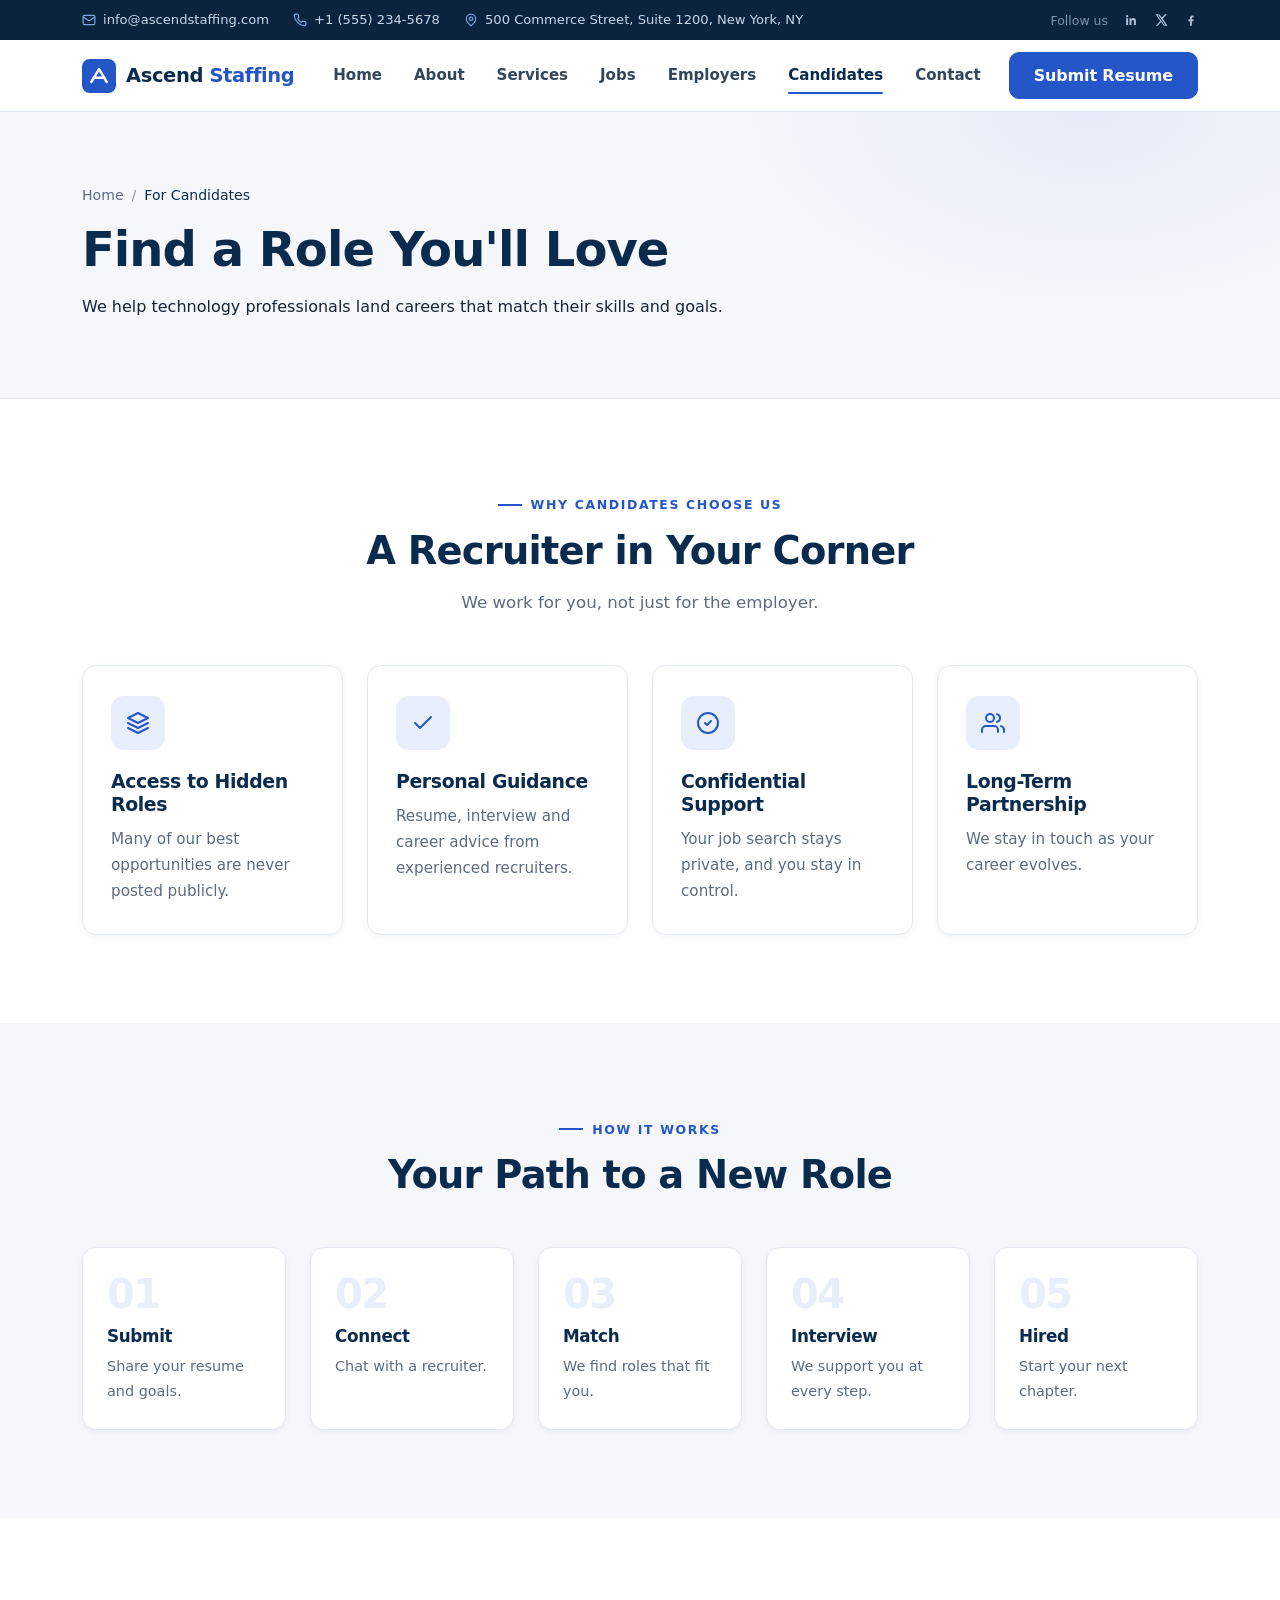
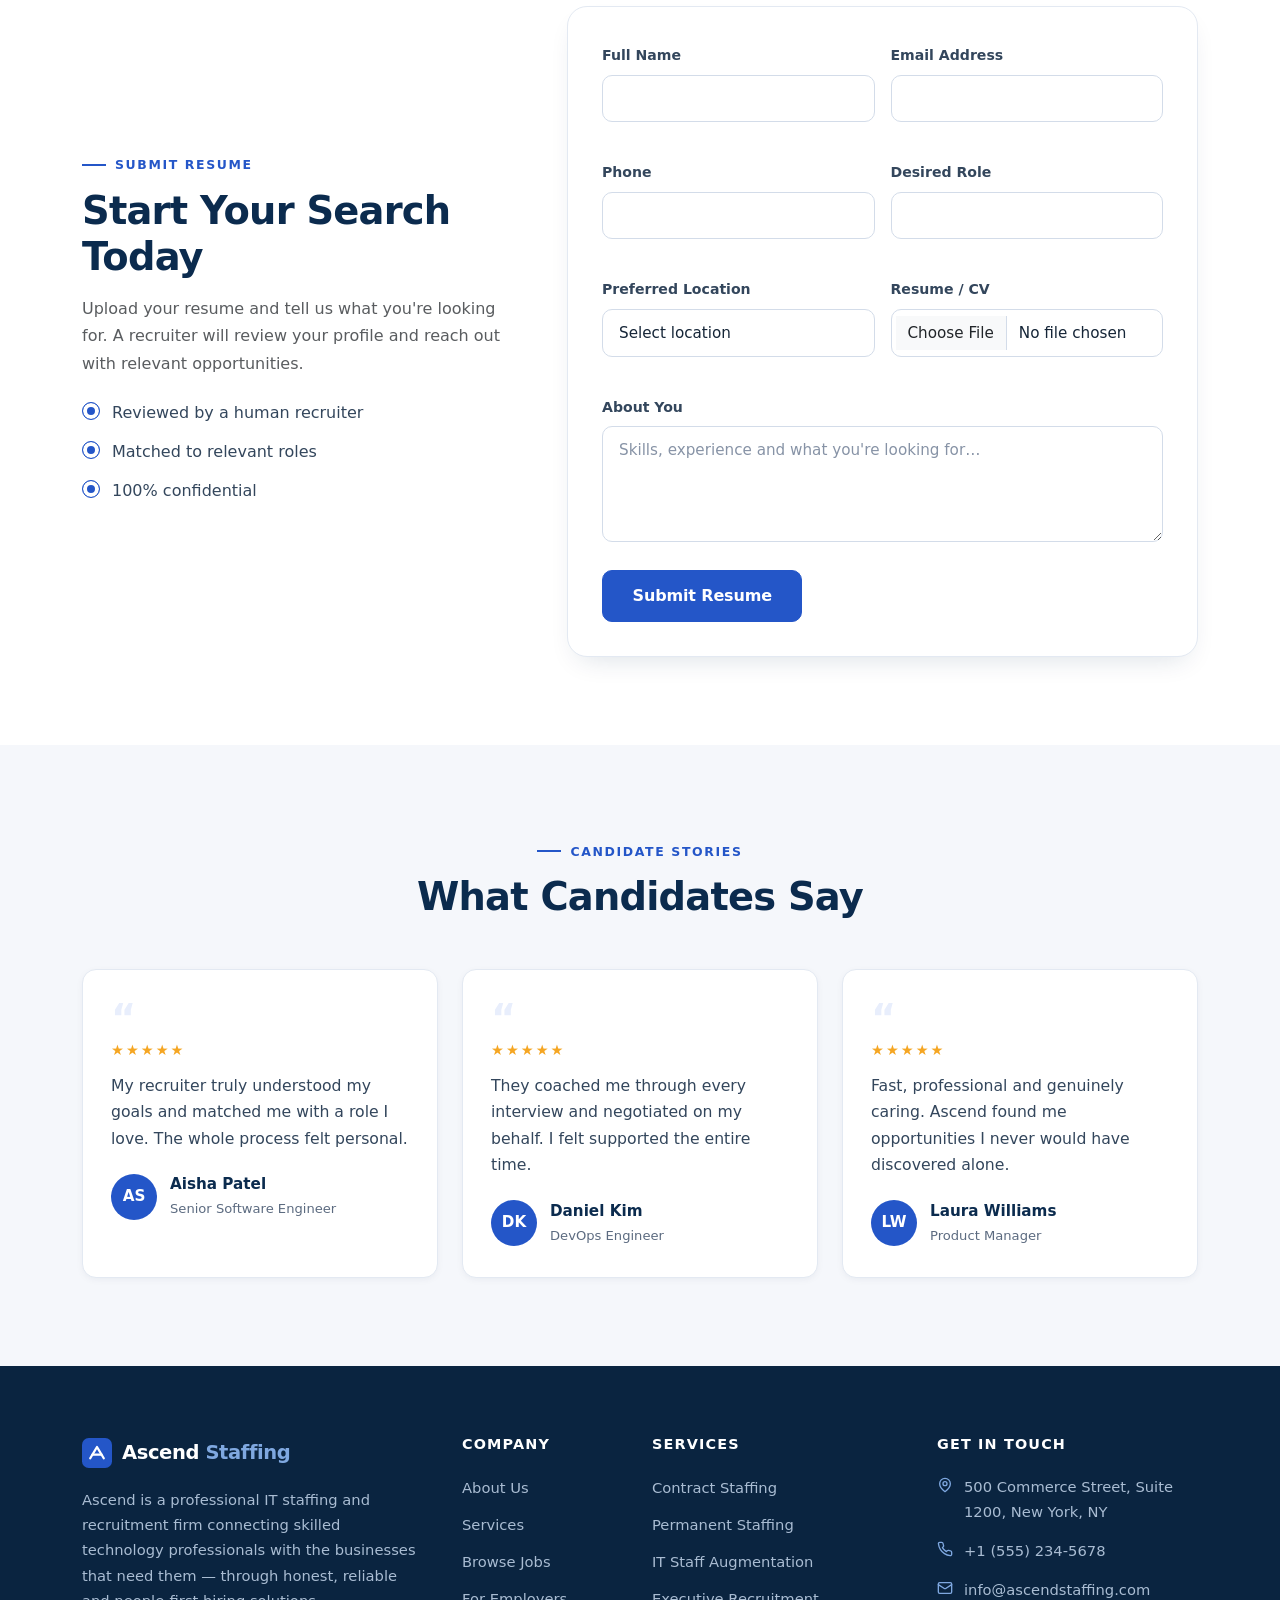
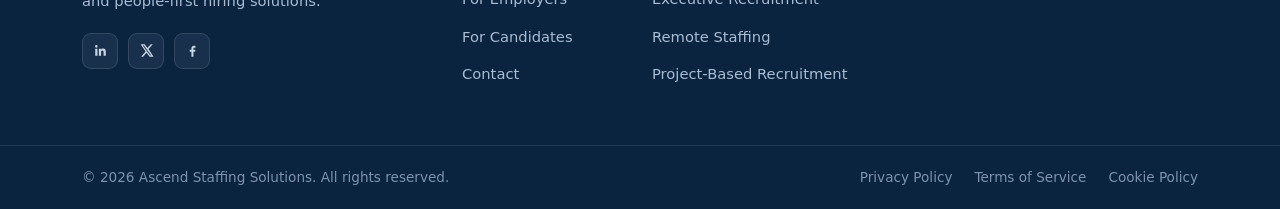
<file: candidates.html>
<!DOCTYPE html>
<html lang="en">
<head>
  <meta charset="UTF-8">
  <meta name="viewport" content="width=device-width, initial-scale=1.0">
  <title>For Candidates — Ascend Staffing</title>
  <meta name="description" content="Find your next IT role with Ascend Staffing. Submit your resume and let our recruiters match you with opportunities that fit your career goals.">
  <link rel="stylesheet" href="assets/bootstrap/css/bootstrap.min.css">
  <link rel="stylesheet" href="css/style.css">
</head>
<body>

  <div id="header"></div>
  <div id="navbar"></div>

  <!-- ========================= PAGE HERO ========================= -->
  <section class="page-hero">
    <div class="container">
      <nav aria-label="breadcrumb"><ol class="breadcrumb"><li class="breadcrumb-item"><a href="index.html">Home</a></li><li class="breadcrumb-item active" aria-current="page">For Candidates</li></ol></nav>
      <h1>Find a Role You'll Love</h1>
      <p>We help technology professionals land careers that match their skills and goals.</p>
    </div>
  </section>

  <!-- ========================= WHY WORK WITH US ========================= -->
  <section class="section">
    <div class="container">
      <div class="text-center mb-5">
        <span class="eyebrow">Why Candidates Choose Us</span>
        <h2 class="section-title">A Recruiter in Your Corner</h2>
        <p class="section-lead center">We work for you, not just for the employer.</p>
      </div>
      <div class="row g-4">
        <div class="col-md-6 col-lg-3">
          <div class="card-feature reveal">
            <div class="icon-badge"><svg viewBox="0 0 24 24" width="24" height="24" fill="none" stroke="currentColor" stroke-width="2" stroke-linecap="round" stroke-linejoin="round"><path d="M12 2 2 7l10 5 10-5-10-5z"/><path d="m2 17 10 5 10-5"/><path d="m2 12 10 5 10-5"/></svg></div>
            <h3>Access to Hidden Roles</h3>
            <p>Many of our best opportunities are never posted publicly.</p>
          </div>
        </div>
        <div class="col-md-6 col-lg-3">
          <div class="card-feature reveal" data-delay="1">
            <div class="icon-badge"><svg viewBox="0 0 24 24" width="24" height="24" fill="none" stroke="currentColor" stroke-width="2" stroke-linecap="round" stroke-linejoin="round"><path d="M20 6 9 17l-5-5"/></svg></div>
            <h3>Personal Guidance</h3>
            <p>Resume, interview and career advice from experienced recruiters.</p>
          </div>
        </div>
        <div class="col-md-6 col-lg-3">
          <div class="card-feature reveal" data-delay="2">
            <div class="icon-badge"><svg viewBox="0 0 24 24" width="24" height="24" fill="none" stroke="currentColor" stroke-width="2" stroke-linecap="round" stroke-linejoin="round"><circle cx="12" cy="12" r="10"/><path d="m9 12 2 2 4-4"/></svg></div>
            <h3>Confidential Support</h3>
            <p>Your job search stays private, and you stay in control.</p>
          </div>
        </div>
        <div class="col-md-6 col-lg-3">
          <div class="card-feature reveal" data-delay="3">
            <div class="icon-badge"><svg viewBox="0 0 24 24" width="24" height="24" fill="none" stroke="currentColor" stroke-width="2" stroke-linecap="round" stroke-linejoin="round"><path d="M17 21v-2a4 4 0 0 0-4-4H5a4 4 0 0 0-4 4v2"/><circle cx="9" cy="7" r="4"/><path d="M23 21v-2a4 4 0 0 0-3-3.87"/><path d="M16 3.13a4 4 0 0 1 0 7.75"/></svg></div>
            <h3>Long-Term Partnership</h3>
            <p>We stay in touch as your career evolves.</p>
          </div>
        </div>
      </div>
    </div>
  </section>

  <!-- ========================= HOW IT WORKS ========================= -->
  <section class="section section-soft">
    <div class="container">
      <div class="text-center mb-5">
        <span class="eyebrow">How It Works</span>
        <h2 class="section-title">Your Path to a New Role</h2>
      </div>
      <div class="row g-4">
        <div class="col-md-6 col-lg">
          <div class="process-step reveal"><span class="process-num">01</span><h4>Submit</h4><p>Share your resume and goals.</p></div>
        </div>
        <div class="col-md-6 col-lg">
          <div class="process-step reveal" data-delay="1"><span class="process-num">02</span><h4>Connect</h4><p>Chat with a recruiter.</p></div>
        </div>
        <div class="col-md-6 col-lg">
          <div class="process-step reveal" data-delay="2"><span class="process-num">03</span><h4>Match</h4><p>We find roles that fit you.</p></div>
        </div>
        <div class="col-md-6 col-lg">
          <div class="process-step reveal" data-delay="3"><span class="process-num">04</span><h4>Interview</h4><p>We support you at every step.</p></div>
        </div>
        <div class="col-md-6 col-lg">
          <div class="process-step reveal" data-delay="4"><span class="process-num">05</span><h4>Hired</h4><p>Start your next chapter.</p></div>
        </div>
      </div>
    </div>
  </section>

  <!-- ========================= SUBMIT RESUME FORM ========================= -->
  <section class="section" id="submit-resume">
    <div class="container">
      <div class="row g-5 align-items-center">
        <div class="col-lg-5">
          <span class="eyebrow">Submit Resume</span>
          <h2 class="section-title">Start Your Search Today</h2>
          <p class="text-muted">
            Upload your resume and tell us what you're looking for. A recruiter will review your profile
            and reach out with relevant opportunities.
          </p>
          <ul class="check-list">
            <li>Reviewed by a human recruiter</li>
            <li>Matched to relevant roles</li>
            <li>100% confidential</li>
          </ul>
        </div>
        <div class="col-lg-7">
          <div class="form-panel">
            <div class="form-wrap">
              <form data-validate>
                <div class="row g-3">
                  <div class="col-md-6 form-group">
                    <label class="form-label" for="cdName">Full Name</label>
                    <input type="text" class="form-control" id="cdName" required>
                    <span class="form-error"></span>
                  </div>
                  <div class="col-md-6 form-group">
                    <label class="form-label" for="cdEmail">Email Address</label>
                    <input type="email" class="form-control" id="cdEmail" data-validate="email" required>
                    <span class="form-error"></span>
                  </div>
                  <div class="col-md-6 form-group">
                    <label class="form-label" for="cdPhone">Phone</label>
                    <input type="text" class="form-control" id="cdPhone" data-validate="phone" required>
                    <span class="form-error"></span>
                  </div>
                  <div class="col-md-6 form-group">
                    <label class="form-label" for="cdRole">Desired Role</label>
                    <input type="text" class="form-control" id="cdRole" required>
                    <span class="form-error"></span>
                  </div>
                  <div class="col-md-6 form-group">
                    <label class="form-label" for="cdLocation">Preferred Location</label>
                    <select class="form-select" id="cdLocation">
                      <option value="" selected disabled>Select location</option>
                      <option>New York, NY</option>
                      <option>Austin, TX</option>
                      <option>Chicago, IL</option>
                      <option>Seattle, WA</option>
                      <option>Remote</option>
                    </select>
                    <span class="form-error"></span>
                  </div>
                  <div class="col-md-6 form-group">
                    <label class="form-label" for="cdResume">Resume / CV</label>
                    <input type="file" class="form-control" id="cdResume">
                    <span class="form-error"></span>
                  </div>
                  <div class="col-12 form-group">
                    <label class="form-label" for="cdMessage">About You</label>
                    <textarea class="form-control" id="cdMessage" rows="4" placeholder="Skills, experience and what you're looking for…"></textarea>
                  </div>
                </div>
                <button type="submit" class="btn btn-royal btn-lg mt-2">Submit Resume</button>
              </form>
            </div>
          </div>
        </div>
      </div>
    </div>
  </section>

  <!-- ========================= TESTIMONIALS ========================= -->
  <section class="section section-soft">
    <div class="container">
      <div class="text-center mb-5">
        <span class="eyebrow">Candidate Stories</span>
        <h2 class="section-title">What Candidates Say</h2>
      </div>
      <div class="row g-4">
        <div class="col-md-4">
          <div class="card-testimonial reveal">
            <div class="quote-mark">“</div>
            <div class="testimonial-stars">★★★★★</div>
            <blockquote>My recruiter truly understood my goals and matched me with a role I love. The whole process felt personal.</blockquote>
            <div class="testimonial-person">
              <div class="testimonial-avatar">AS</div>
              <div><div class="name">Aisha Patel</div><div class="role">Senior Software Engineer</div></div>
            </div>
          </div>
        </div>
        <div class="col-md-4">
          <div class="card-testimonial reveal" data-delay="1">
            <div class="quote-mark">“</div>
            <div class="testimonial-stars">★★★★★</div>
            <blockquote>They coached me through every interview and negotiated on my behalf. I felt supported the entire time.</blockquote>
            <div class="testimonial-person">
              <div class="testimonial-avatar">DK</div>
              <div><div class="name">Daniel Kim</div><div class="role">DevOps Engineer</div></div>
            </div>
          </div>
        </div>
        <div class="col-md-4">
          <div class="card-testimonial reveal" data-delay="2">
            <div class="quote-mark">“</div>
            <div class="testimonial-stars">★★★★★</div>
            <blockquote>Fast, professional and genuinely caring. Ascend found me opportunities I never would have discovered alone.</blockquote>
            <div class="testimonial-person">
              <div class="testimonial-avatar">LW</div>
              <div><div class="name">Laura Williams</div><div class="role">Product Manager</div></div>
            </div>
          </div>
        </div>
      </div>
    </div>
  </section>

  <div id="footer"></div>

  <script src="assets/jquery/jquery.min.js"></script>
  <script src="assets/bootstrap/js/bootstrap.bundle.min.js"></script>
  <script src="js/components.js"></script>
  <script src="js/app.js"></script>
</body>
</html>
</file>
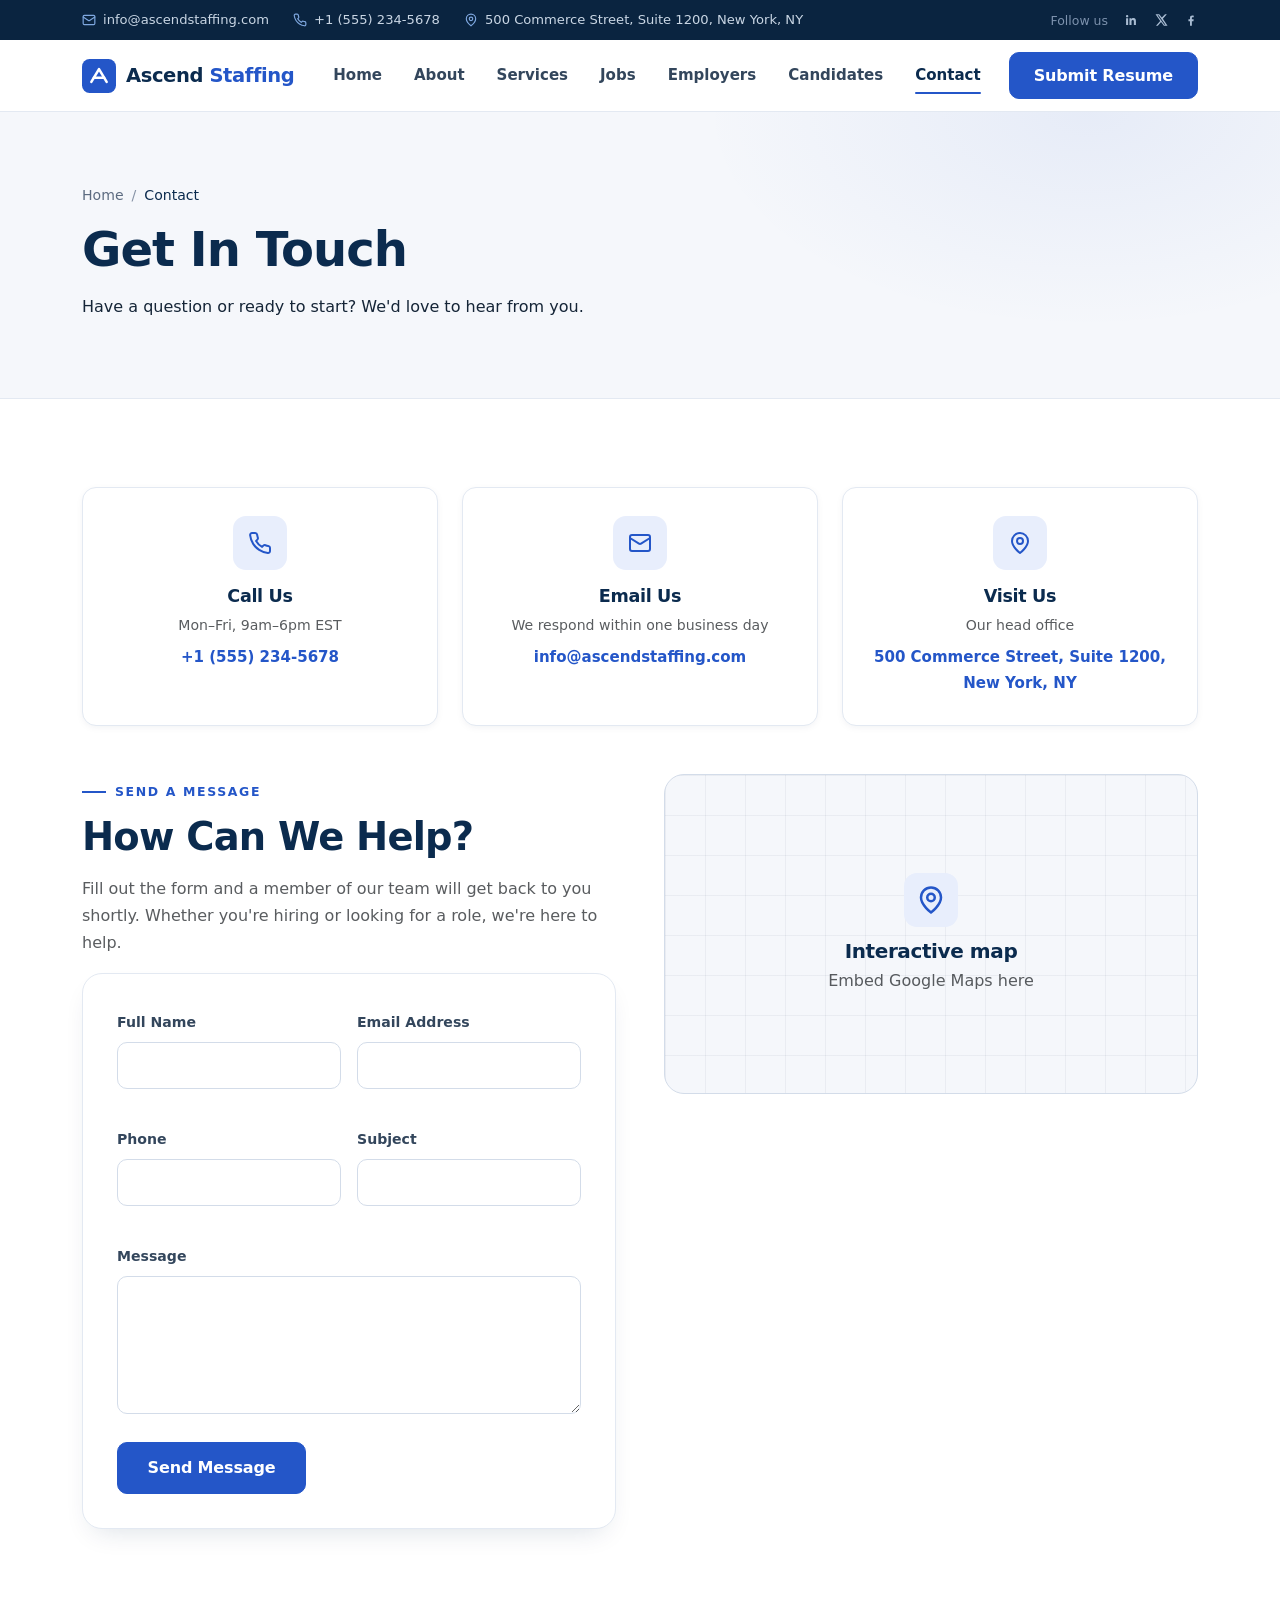
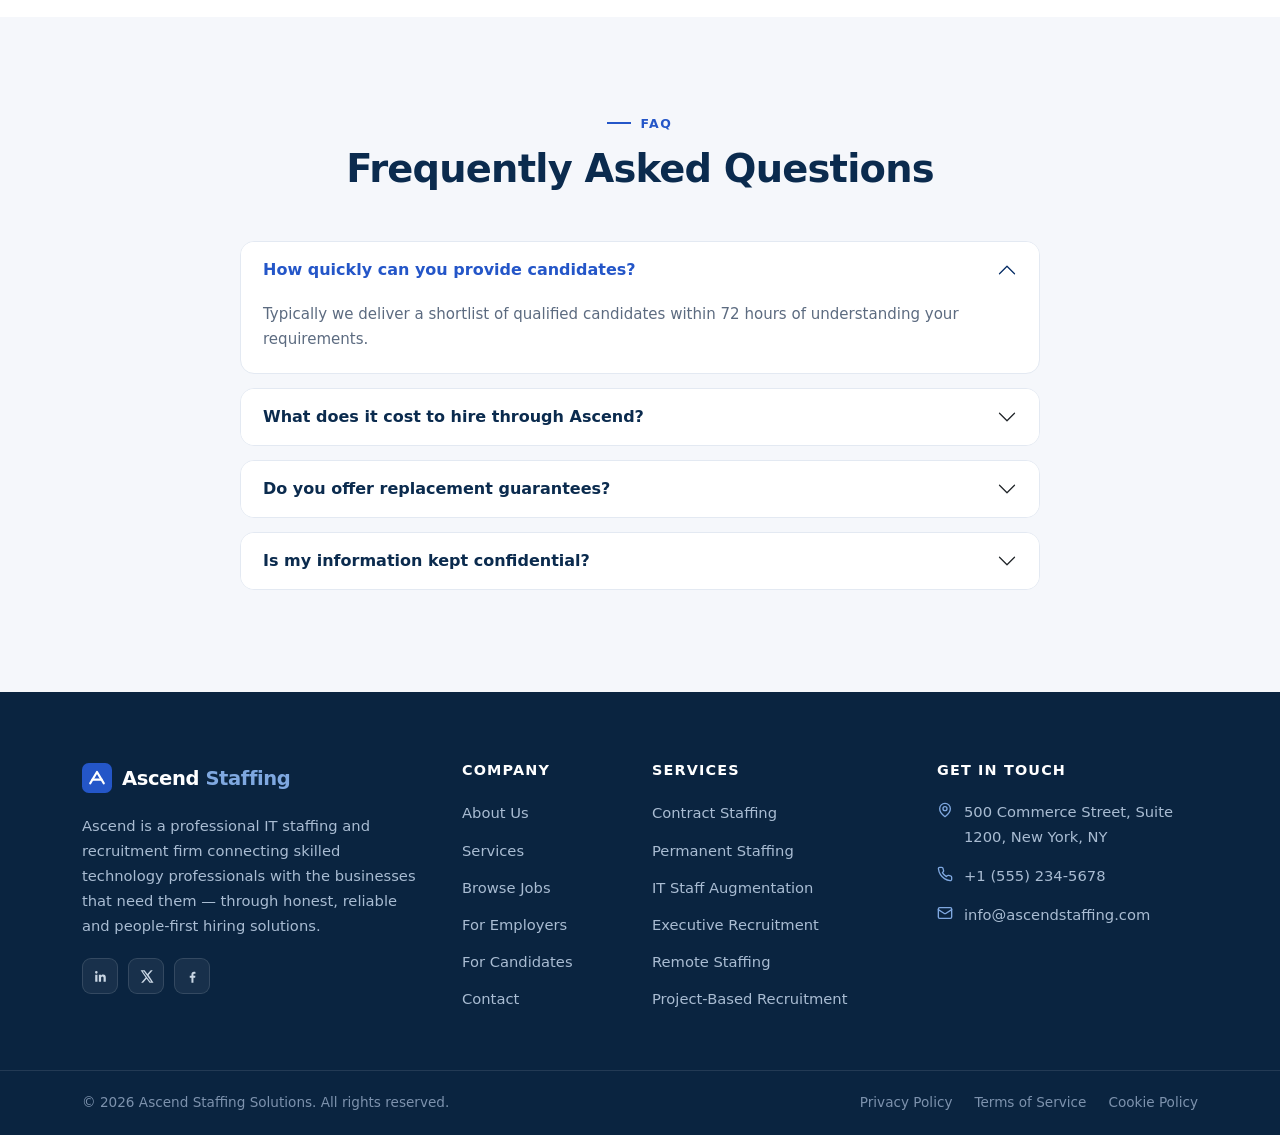
<file: contact.html>
<!DOCTYPE html>
<html lang="en">
<head>
  <meta charset="UTF-8">
  <meta name="viewport" content="width=device-width, initial-scale=1.0">
  <title>Contact Us — Ascend Staffing</title>
  <meta name="description" content="Get in touch with Ascend Staffing. Reach our team by phone, email or send us a message and we'll respond within one business day.">
  <link rel="stylesheet" href="assets/bootstrap/css/bootstrap.min.css">
  <link rel="stylesheet" href="css/style.css">
</head>
<body>

  <div id="header"></div>
  <div id="navbar"></div>

  <!-- ========================= PAGE HERO ========================= -->
  <section class="page-hero">
    <div class="container">
      <nav aria-label="breadcrumb"><ol class="breadcrumb"><li class="breadcrumb-item"><a href="index.html">Home</a></li><li class="breadcrumb-item active" aria-current="page">Contact</li></ol></nav>
      <h1>Get In Touch</h1>
      <p>Have a question or ready to start? We'd love to hear from you.</p>
    </div>
  </section>

  <!-- ========================= CONTACT INFO ========================= -->
  <section class="section">
    <div class="container">
      <div class="row g-4 mb-5">
        <div class="col-md-4">
          <div class="card-contact reveal">
            <div class="icon-badge"><svg viewBox="0 0 24 24" width="24" height="24" fill="none" stroke="currentColor" stroke-width="2" stroke-linecap="round" stroke-linejoin="round"><path d="M22 16.92v3a2 2 0 0 1-2.18 2 19.79 19.79 0 0 1-8.63-3.07 19.5 19.5 0 0 1-6-6 19.79 19.79 0 0 1-3.07-8.67A2 2 0 0 1 4.11 2h3a2 2 0 0 1 2 1.72 12.84 12.84 0 0 0 .7 2.81 2 2 0 0 1-.45 2.11L8.09 9.91a16 16 0 0 0 6 6l1.27-1.27a2 2 0 0 1 2.11-.45 12.84 12.84 0 0 0 2.81.7A2 2 0 0 1 22 16.92z"/></svg></div>
            <h4>Call Us</h4>
            <p class="text-muted mb-0">Mon–Fri, 9am–6pm EST</p>
            <a href="tel:+15552345678" class="contact-link">+1 (555) 234-5678</a>
          </div>
        </div>
        <div class="col-md-4">
          <div class="card-contact reveal" data-delay="1">
            <div class="icon-badge"><svg viewBox="0 0 24 24" width="24" height="24" fill="none" stroke="currentColor" stroke-width="2" stroke-linecap="round" stroke-linejoin="round"><rect x="2" y="4" width="20" height="16" rx="2"/><path d="m22 7-8.97 5.7a1.94 1.94 0 0 1-2.06 0L2 7"/></svg></div>
            <h4>Email Us</h4>
            <p class="text-muted mb-0">We respond within one business day</p>
            <a href="mailto:info@ascendstaffing.com" class="contact-link">info@ascendstaffing.com</a>
          </div>
        </div>
        <div class="col-md-4">
          <div class="card-contact reveal" data-delay="2">
            <div class="icon-badge"><svg viewBox="0 0 24 24" width="24" height="24" fill="none" stroke="currentColor" stroke-width="2" stroke-linecap="round" stroke-linejoin="round"><path d="M20 10c0 6-8 12-8 12s-8-6-8-12a8 8 0 0 1 16 0Z"/><circle cx="12" cy="10" r="3"/></svg></div>
            <h4>Visit Us</h4>
            <p class="text-muted mb-0">Our head office</p>
            <span class="contact-link">500 Commerce Street, Suite 1200, New York, NY</span>
          </div>
        </div>
      </div>

      <div class="row g-5">
        <div class="col-lg-6">
          <span class="eyebrow">Send a Message</span>
          <h2 class="section-title">How Can We Help?</h2>
          <p class="text-muted">
            Fill out the form and a member of our team will get back to you shortly. Whether you're hiring
            or looking for a role, we're here to help.
          </p>
          <div class="form-panel">
            <div class="form-wrap">
              <form data-validate>
                <div class="row g-3">
                  <div class="col-md-6 form-group">
                    <label class="form-label" for="ctName">Full Name</label>
                    <input type="text" class="form-control" id="ctName" required>
                    <span class="form-error"></span>
                  </div>
                  <div class="col-md-6 form-group">
                    <label class="form-label" for="ctEmail">Email Address</label>
                    <input type="email" class="form-control" id="ctEmail" data-validate="email" required>
                    <span class="form-error"></span>
                  </div>
                  <div class="col-md-6 form-group">
                    <label class="form-label" for="ctPhone">Phone</label>
                    <input type="text" class="form-control" id="ctPhone" data-validate="phone">
                    <span class="form-error"></span>
                  </div>
                  <div class="col-md-6 form-group">
                    <label class="form-label" for="ctSubject">Subject</label>
                    <input type="text" class="form-control" id="ctSubject" required>
                    <span class="form-error"></span>
                  </div>
                  <div class="col-12 form-group">
                    <label class="form-label" for="ctMessage">Message</label>
                    <textarea class="form-control" id="ctMessage" rows="5" required></textarea>
                    <span class="form-error"></span>
                  </div>
                </div>
                <button type="submit" class="btn btn-royal btn-lg mt-2">Send Message</button>
              </form>
            </div>
          </div>
        </div>
        <div class="col-lg-6">
          <div class="map-placeholder">
            <div class="grid-bg"></div>
            <div class="center-pill px-4">
              <div class="icon-badge"><svg viewBox="0 0 24 24" width="30" height="30" fill="none" stroke="currentColor" stroke-width="2" stroke-linecap="round" stroke-linejoin="round"><path d="M20 10c0 6-8 12-8 12s-8-6-8-12a8 8 0 0 1 16 0Z"/><circle cx="12" cy="10" r="3"/></svg></div>
              <h5 class="mb-1">Interactive map</h5>
              <p class="text-muted mb-0">Embed Google Maps here</p>
            </div>
          </div>
        </div>
      </div>
    </div>
  </section>

  <!-- ========================= FAQ ========================= -->
  <section class="section section-soft">
    <div class="container">
      <div class="text-center mb-5">
        <span class="eyebrow">FAQ</span>
        <h2 class="section-title">Frequently Asked Questions</h2>
      </div>
      <div class="accordion faq-accordion" id="faqAccordion">
        <div class="accordion-item">
          <h3 class="accordion-header" id="faq1">
            <button class="accordion-button" type="button" data-bs-toggle="collapse" data-bs-target="#collapse1" aria-expanded="true" aria-controls="collapse1">
              How quickly can you provide candidates?
            </button>
          </h3>
          <div id="collapse1" class="accordion-collapse collapse show" aria-labelledby="faq1" data-bs-parent="#faqAccordion">
            <div class="accordion-body">Typically we deliver a shortlist of qualified candidates within 72 hours of understanding your requirements.</div>
          </div>
        </div>
        <div class="accordion-item">
          <h3 class="accordion-header" id="faq2">
            <button class="accordion-button collapsed" type="button" data-bs-toggle="collapse" data-bs-target="#collapse2" aria-expanded="false" aria-controls="collapse2">
              What does it cost to hire through Ascend?
            </button>
          </h3>
          <div id="collapse2" class="accordion-collapse collapse" aria-labelledby="faq2" data-bs-parent="#faqAccordion">
            <div class="accordion-body">Pricing depends on the engagement model. We offer competitive, transparent rates and a free initial consultation to find the right fit.</div>
          </div>
        </div>
        <div class="accordion-item">
          <h3 class="accordion-header" id="faq3">
            <button class="accordion-button collapsed" type="button" data-bs-toggle="collapse" data-bs-target="#collapse3" aria-expanded="false" aria-controls="collapse3">
              Do you offer replacement guarantees?
            </button>
          </h3>
          <div id="collapse3" class="accordion-collapse collapse" aria-labelledby="faq3" data-bs-parent="#faqAccordion">
            <div class="accordion-body">Yes. All permanent placements include a replacement guarantee for your peace of mind.</div>
          </div>
        </div>
        <div class="accordion-item">
          <h3 class="accordion-header" id="faq4">
            <button class="accordion-button collapsed" type="button" data-bs-toggle="collapse" data-bs-target="#collapse4" aria-expanded="false" aria-controls="collapse4">
              Is my information kept confidential?
            </button>
          </h3>
          <div id="collapse4" class="accordion-collapse collapse" aria-labelledby="faq4" data-bs-parent="#faqAccordion">
            <div class="accordion-body">Absolutely. Both client requirements and candidate profiles are handled with strict confidentiality.</div>
          </div>
        </div>
      </div>
    </div>
  </section>

  <div id="footer"></div>

  <script src="assets/jquery/jquery.min.js"></script>
  <script src="assets/bootstrap/js/bootstrap.bundle.min.js"></script>
  <script src="js/components.js"></script>
  <script src="js/app.js"></script>
</body>
</html>
</file>
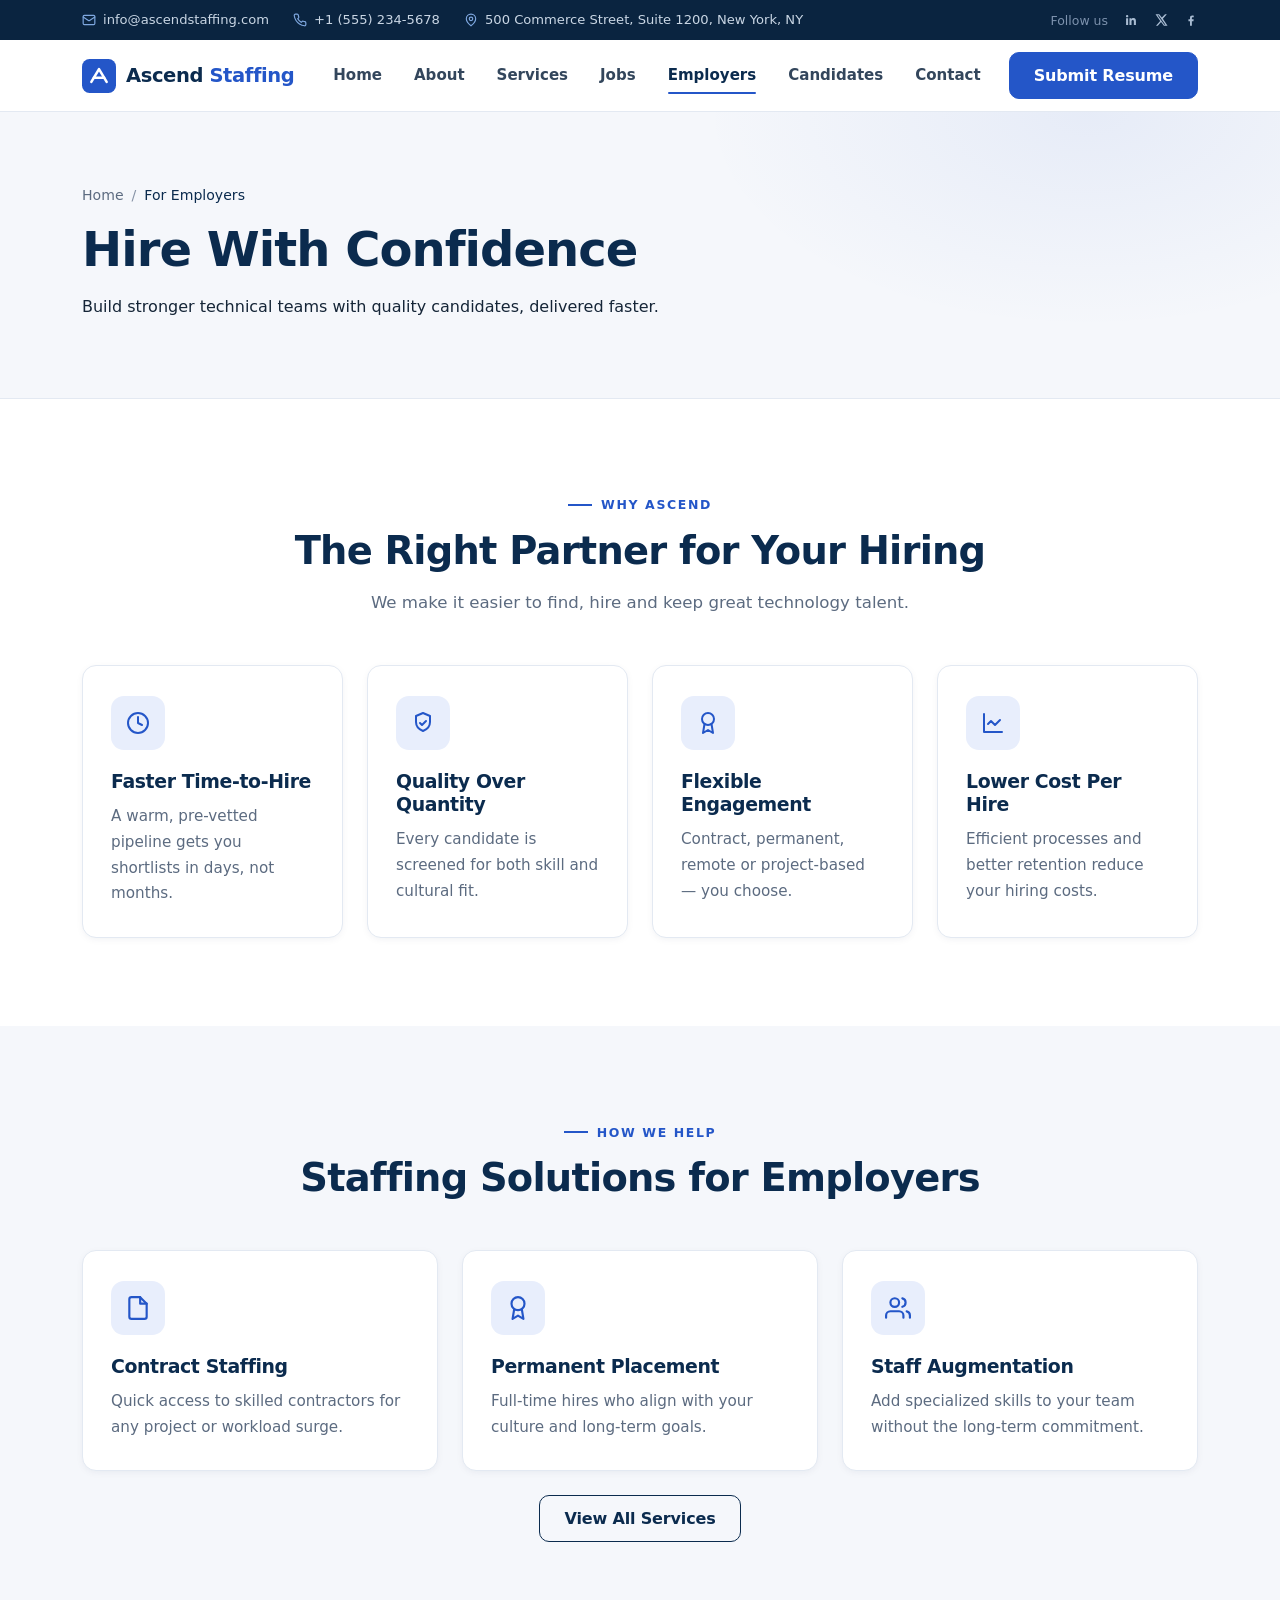
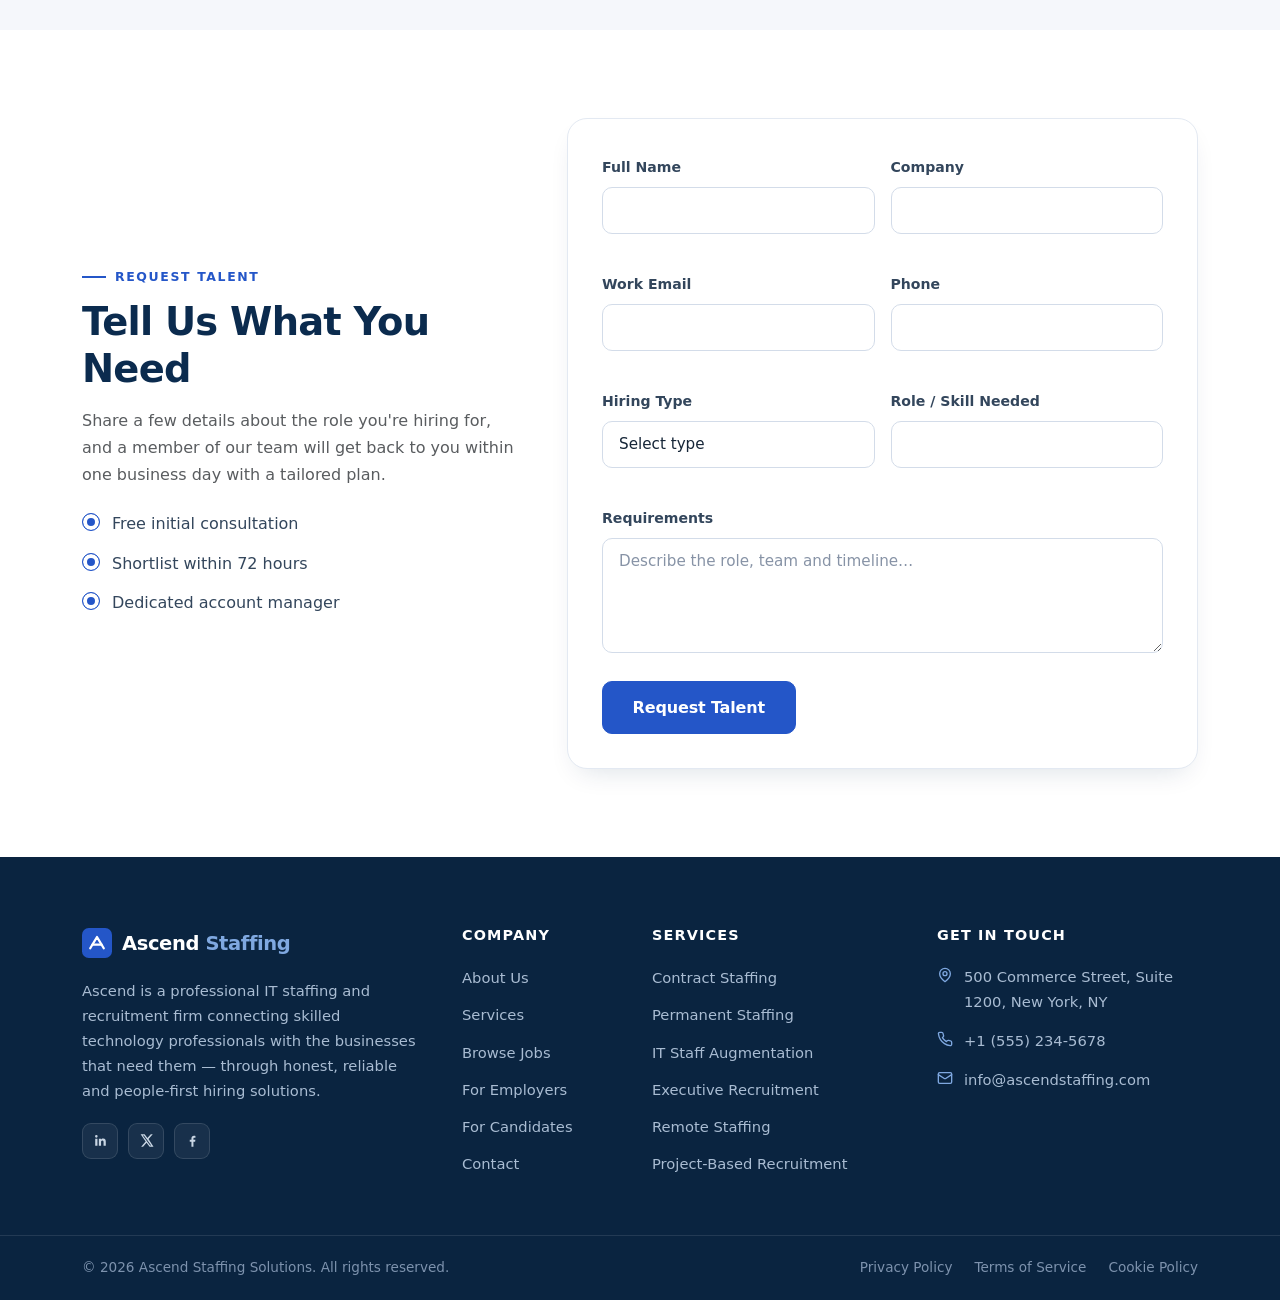
<file: employers.html>
<!DOCTYPE html>
<html lang="en">
<head>
  <meta charset="UTF-8">
  <meta name="viewport" content="width=device-width, initial-scale=1.0">
  <title>For Employers — Ascend Staffing</title>
  <meta name="description" content="Partner with Ascend Staffing to hire skilled technology professionals. Request talent and build a stronger team with our recruitment solutions.">
  <link rel="stylesheet" href="assets/bootstrap/css/bootstrap.min.css">
  <link rel="stylesheet" href="css/style.css">
</head>
<body>

  <div id="header"></div>
  <div id="navbar"></div>

  <!-- ========================= PAGE HERO ========================= -->
  <section class="page-hero">
    <div class="container">
      <nav aria-label="breadcrumb"><ol class="breadcrumb"><li class="breadcrumb-item"><a href="index.html">Home</a></li><li class="breadcrumb-item active" aria-current="page">For Employers</li></ol></nav>
      <h1>Hire With Confidence</h1>
      <p>Build stronger technical teams with quality candidates, delivered faster.</p>
    </div>
  </section>

  <!-- ========================= WHY HIRE WITH US ========================= -->
  <section class="section">
    <div class="container">
      <div class="text-center mb-5">
        <span class="eyebrow">Why Ascend</span>
        <h2 class="section-title">The Right Partner for Your Hiring</h2>
        <p class="section-lead center">We make it easier to find, hire and keep great technology talent.</p>
      </div>
      <div class="row g-4">
        <div class="col-md-6 col-lg-3">
          <div class="card-feature reveal">
            <div class="icon-badge"><svg viewBox="0 0 24 24" width="24" height="24" fill="none" stroke="currentColor" stroke-width="2" stroke-linecap="round" stroke-linejoin="round"><circle cx="12" cy="12" r="10"/><path d="M12 6v6l4 2"/></svg></div>
            <h3>Faster Time-to-Hire</h3>
            <p>A warm, pre-vetted pipeline gets you shortlists in days, not months.</p>
          </div>
        </div>
        <div class="col-md-6 col-lg-3">
          <div class="card-feature reveal" data-delay="1">
            <div class="icon-badge"><svg viewBox="0 0 24 24" width="24" height="24" fill="none" stroke="currentColor" stroke-width="2" stroke-linecap="round" stroke-linejoin="round"><path d="M12 2l7 3v6c0 4.4-3 7.4-7 9-4-1.6-7-4.6-7-9V5z"/><path d="m9 12 2 2 4-4"/></svg></div>
            <h3>Quality Over Quantity</h3>
            <p>Every candidate is screened for both skill and cultural fit.</p>
          </div>
        </div>
        <div class="col-md-6 col-lg-3">
          <div class="card-feature reveal" data-delay="2">
            <div class="icon-badge"><svg viewBox="0 0 24 24" width="24" height="24" fill="none" stroke="currentColor" stroke-width="2" stroke-linecap="round" stroke-linejoin="round"><circle cx="12" cy="8" r="6"/><path d="M15.5 13 17 22l-5-3-5 3 1.5-9"/></svg></div>
            <h3>Flexible Engagement</h3>
            <p>Contract, permanent, remote or project-based — you choose.</p>
          </div>
        </div>
        <div class="col-md-6 col-lg-3">
          <div class="card-feature reveal" data-delay="3">
            <div class="icon-badge"><svg viewBox="0 0 24 24" width="24" height="24" fill="none" stroke="currentColor" stroke-width="2" stroke-linecap="round" stroke-linejoin="round"><path d="M3 3v18h18"/><path d="m19 9-5 5-4-4-3 3"/></svg></div>
            <h3>Lower Cost Per Hire</h3>
            <p>Efficient processes and better retention reduce your hiring costs.</p>
          </div>
        </div>
      </div>
    </div>
  </section>

  <!-- ========================= SERVICES ========================= -->
  <section class="section section-soft">
    <div class="container">
      <div class="text-center mb-5">
        <span class="eyebrow">How We Help</span>
        <h2 class="section-title">Staffing Solutions for Employers</h2>
      </div>
      <div class="row g-4">
        <div class="col-md-6 col-lg-4">
          <div class="card-service reveal">
            <div class="icon-badge"><svg viewBox="0 0 24 24" width="26" height="26" fill="none" stroke="currentColor" stroke-width="2" stroke-linecap="round" stroke-linejoin="round"><path d="M14 2H6a2 2 0 0 0-2 2v16a2 2 0 0 0 2 2h12a2 2 0 0 0 2-2V8z"/><path d="M14 2v6h6"/></svg></div>
            <h3>Contract Staffing</h3>
            <p>Quick access to skilled contractors for any project or workload surge.</p>
          </div>
        </div>
        <div class="col-md-6 col-lg-4">
          <div class="card-service reveal" data-delay="1">
            <div class="icon-badge"><svg viewBox="0 0 24 24" width="26" height="26" fill="none" stroke="currentColor" stroke-width="2" stroke-linecap="round" stroke-linejoin="round"><circle cx="12" cy="8" r="6"/><path d="M15.5 13 17 22l-5-3-5 3 1.5-9"/></svg></div>
            <h3>Permanent Placement</h3>
            <p>Full-time hires who align with your culture and long-term goals.</p>
          </div>
        </div>
        <div class="col-md-6 col-lg-4">
          <div class="card-service reveal" data-delay="2">
            <div class="icon-badge"><svg viewBox="0 0 24 24" width="26" height="26" fill="none" stroke="currentColor" stroke-width="2" stroke-linecap="round" stroke-linejoin="round"><path d="M17 21v-2a4 4 0 0 0-4-4H5a4 4 0 0 0-4 4v2"/><circle cx="9" cy="7" r="4"/><path d="M23 21v-2a4 4 0 0 0-3-3.87"/><path d="M16 3.13a4 4 0 0 1 0 7.75"/></svg></div>
            <h3>Staff Augmentation</h3>
            <p>Add specialized skills to your team without the long-term commitment.</p>
          </div>
        </div>
      </div>
      <div class="text-center mt-4">
        <a href="services.html" class="btn btn-outline-navy">View All Services</a>
      </div>
    </div>
  </section>

  <!-- ========================= REQUEST TALENT FORM ========================= -->
  <section class="section" id="request-talent">
    <div class="container">
      <div class="row g-5 align-items-center">
        <div class="col-lg-5">
          <span class="eyebrow">Request Talent</span>
          <h2 class="section-title">Tell Us What You Need</h2>
          <p class="text-muted">
            Share a few details about the role you're hiring for, and a member of our team will get back
            to you within one business day with a tailored plan.
          </p>
          <ul class="check-list">
            <li>Free initial consultation</li>
            <li>Shortlist within 72 hours</li>
            <li>Dedicated account manager</li>
          </ul>
        </div>
        <div class="col-lg-7">
          <div class="form-panel">
            <div class="form-wrap">
              <form data-validate>
                <div class="row g-3">
                  <div class="col-md-6 form-group">
                    <label class="form-label" for="emName">Full Name</label>
                    <input type="text" class="form-control" id="emName" required>
                    <span class="form-error"></span>
                  </div>
                  <div class="col-md-6 form-group">
                    <label class="form-label" for="emCompany">Company</label>
                    <input type="text" class="form-control" id="emCompany" required>
                    <span class="form-error"></span>
                  </div>
                  <div class="col-md-6 form-group">
                    <label class="form-label" for="emEmail">Work Email</label>
                    <input type="email" class="form-control" id="emEmail" data-validate="email" required>
                    <span class="form-error"></span>
                  </div>
                  <div class="col-md-6 form-group">
                    <label class="form-label" for="emPhone">Phone</label>
                    <input type="text" class="form-control" id="emPhone" data-validate="phone">
                    <span class="form-error"></span>
                  </div>
                  <div class="col-md-6 form-group">
                    <label class="form-label" for="emType">Hiring Type</label>
                    <select class="form-select" id="emType" required>
                      <option value="" selected disabled>Select type</option>
                      <option>Contract Staffing</option>
                      <option>Permanent Staffing</option>
                      <option>IT Staff Augmentation</option>
                      <option>Executive Recruitment</option>
                      <option>Remote Staffing</option>
                      <option>Project-Based Recruitment</option>
                    </select>
                    <span class="form-error"></span>
                  </div>
                  <div class="col-md-6 form-group">
                    <label class="form-label" for="emRole">Role / Skill Needed</label>
                    <input type="text" class="form-control" id="emRole" required>
                    <span class="form-error"></span>
                  </div>
                  <div class="col-12 form-group">
                    <label class="form-label" for="emMessage">Requirements</label>
                    <textarea class="form-control" id="emMessage" rows="4" placeholder="Describe the role, team and timeline…"></textarea>
                  </div>
                </div>
                <button type="submit" class="btn btn-royal btn-lg mt-2">Request Talent</button>
              </form>
            </div>
          </div>
        </div>
      </div>
    </div>
  </section>

  <div id="footer"></div>

  <script src="assets/jquery/jquery.min.js"></script>
  <script src="assets/bootstrap/js/bootstrap.bundle.min.js"></script>
  <script src="js/components.js"></script>
  <script src="js/app.js"></script>
</body>
</html>
</file>
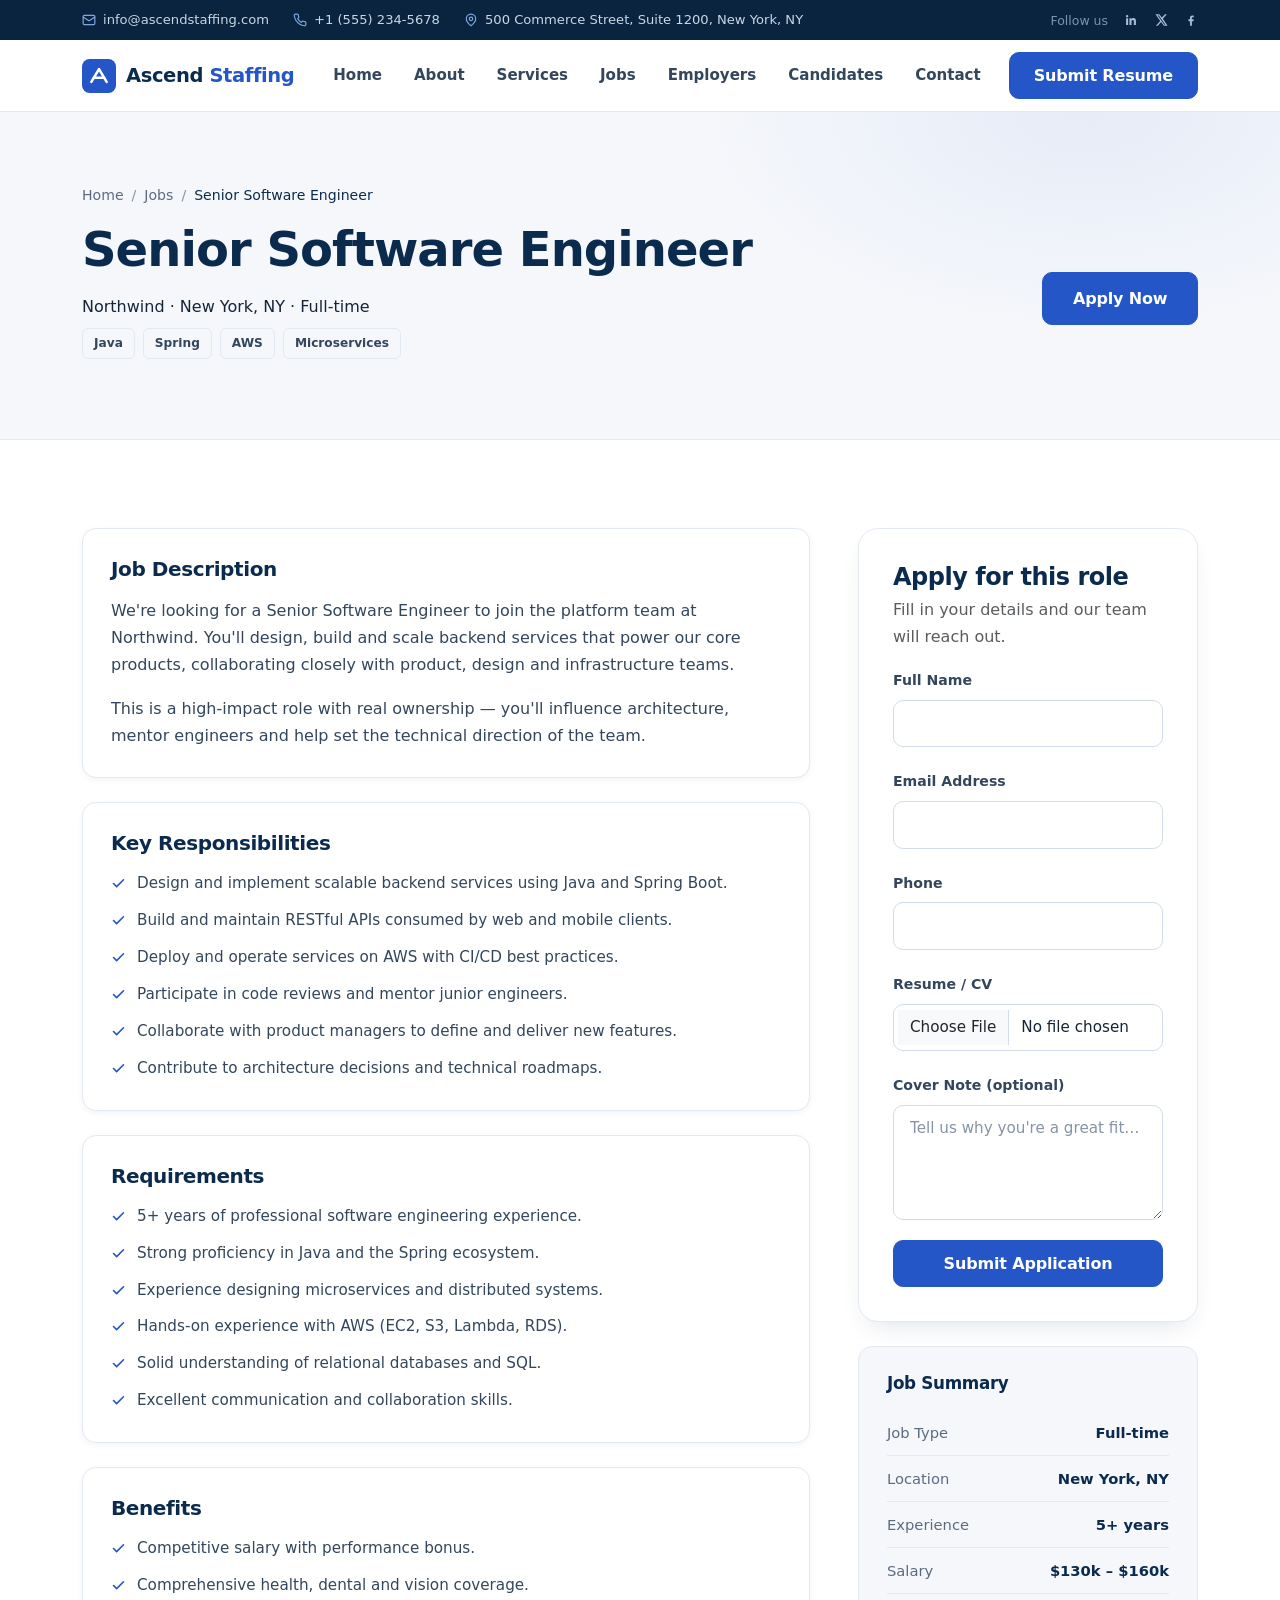
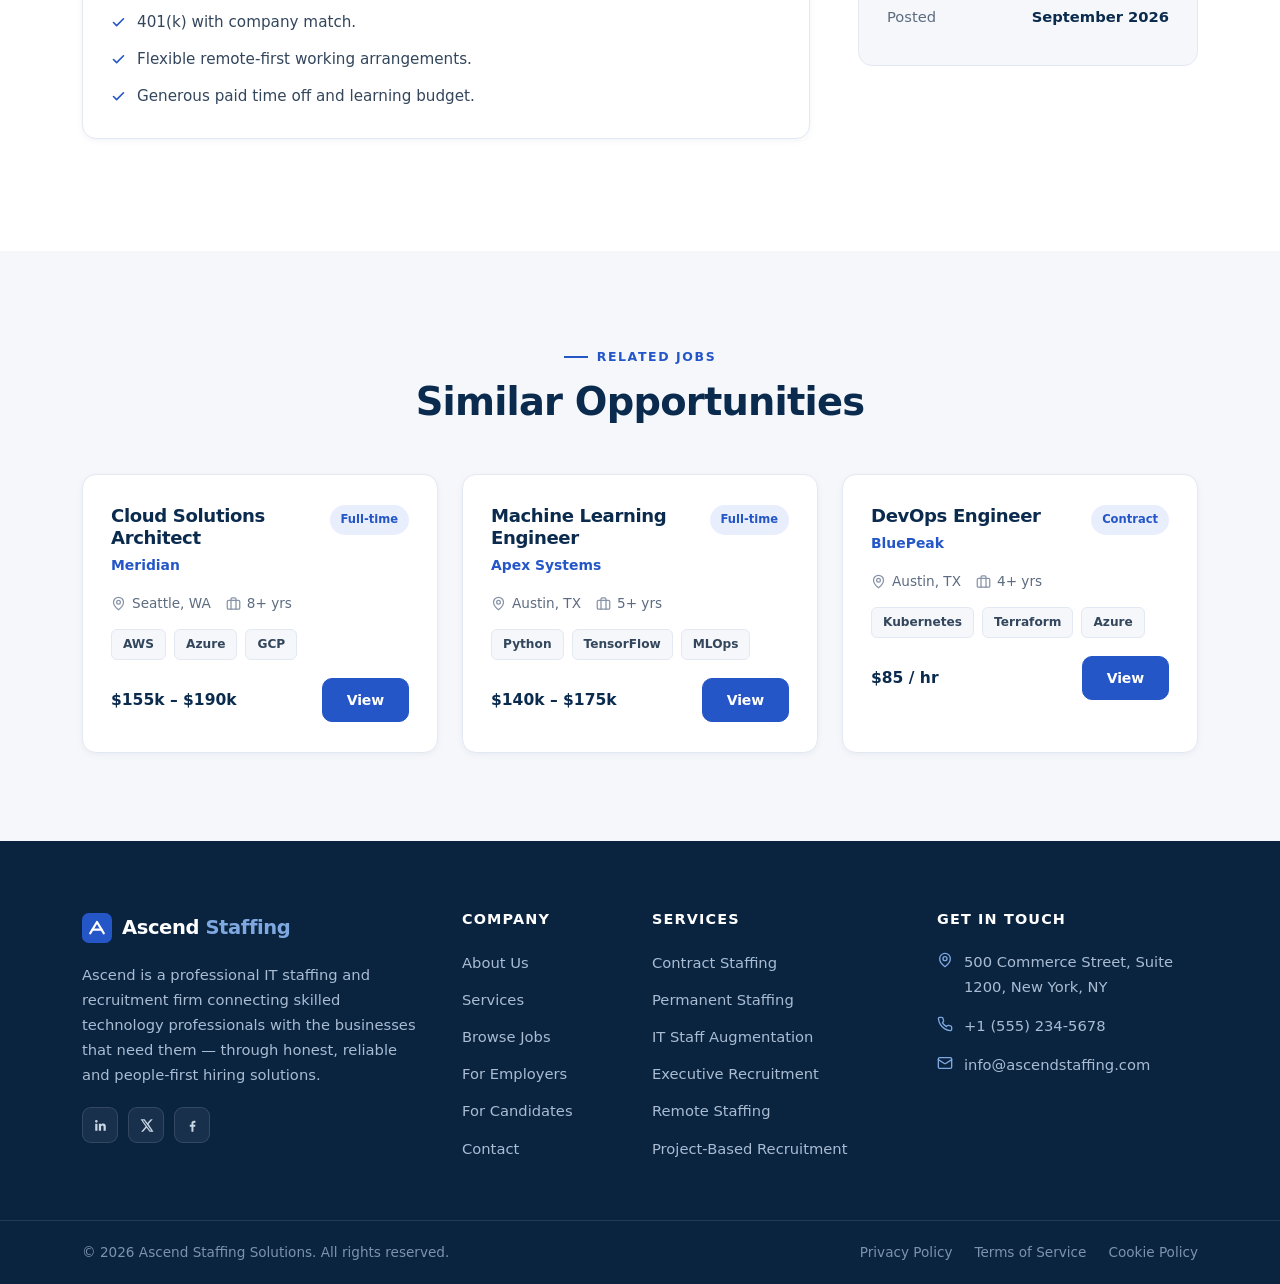
<file: job-details.html>
<!DOCTYPE html>
<html lang="en">
<head>
  <meta charset="UTF-8">
  <meta name="viewport" content="width=device-width, initial-scale=1.0">
  <title>Senior Software Engineer — Ascend Staffing</title>
  <meta name="description" content="Apply for the Senior Software Engineer role with Northwind through Ascend Staffing. View responsibilities, requirements and submit your application.">
  <link rel="stylesheet" href="assets/bootstrap/css/bootstrap.min.css">
  <link rel="stylesheet" href="css/style.css">
</head>
<body>

  <div id="header"></div>
  <div id="navbar"></div>

  <!-- ========================= PAGE HERO ========================= -->
  <section class="page-hero">
    <div class="container">
      <nav aria-label="breadcrumb"><ol class="breadcrumb"><li class="breadcrumb-item"><a href="index.html">Home</a></li><li class="breadcrumb-item"><a href="jobs.html">Jobs</a></li><li class="breadcrumb-item active" aria-current="page">Senior Software Engineer</li></ol></nav>
      <div class="d-flex flex-wrap align-items-center justify-content-between gap-3">
        <div>
          <h1>Senior Software Engineer</h1>
          <p class="mb-2">Northwind · New York, NY · Full-time</p>
          <div class="job-skills"><span class="skill-tag">Java</span><span class="skill-tag">Spring</span><span class="skill-tag">AWS</span><span class="skill-tag">Microservices</span></div>
        </div>
        <a href="#apply" class="btn btn-royal btn-lg">Apply Now</a>
      </div>
    </div>
  </section>

  <!-- ========================= JOB DETAIL ========================= -->
  <section class="section">
    <div class="container">
      <div class="row g-5">

        <div class="col-lg-8">
          <div class="job-detail-block">
            <h3 class="job-detail-title">Job Description</h3>
            <p>
              We're looking for a Senior Software Engineer to join the platform team at Northwind. You'll design,
              build and scale backend services that power our core products, collaborating closely with product,
              design and infrastructure teams.
            </p>
            <p>
              This is a high-impact role with real ownership — you'll influence architecture, mentor engineers and
              help set the technical direction of the team.
            </p>
          </div>

          <div class="job-detail-block">
            <h3 class="job-detail-title">Key Responsibilities</h3>
            <ul class="job-list">
              <li>Design and implement scalable backend services using Java and Spring Boot.</li>
              <li>Build and maintain RESTful APIs consumed by web and mobile clients.</li>
              <li>Deploy and operate services on AWS with CI/CD best practices.</li>
              <li>Participate in code reviews and mentor junior engineers.</li>
              <li>Collaborate with product managers to define and deliver new features.</li>
              <li>Contribute to architecture decisions and technical roadmaps.</li>
            </ul>
          </div>

          <div class="job-detail-block">
            <h3 class="job-detail-title">Requirements</h3>
            <ul class="job-list">
              <li>5+ years of professional software engineering experience.</li>
              <li>Strong proficiency in Java and the Spring ecosystem.</li>
              <li>Experience designing microservices and distributed systems.</li>
              <li>Hands-on experience with AWS (EC2, S3, Lambda, RDS).</li>
              <li>Solid understanding of relational databases and SQL.</li>
              <li>Excellent communication and collaboration skills.</li>
            </ul>
          </div>

          <div class="job-detail-block">
            <h3 class="job-detail-title">Benefits</h3>
            <ul class="job-list">
              <li>Competitive salary with performance bonus.</li>
              <li>Comprehensive health, dental and vision coverage.</li>
              <li>401(k) with company match.</li>
              <li>Flexible remote-first working arrangements.</li>
              <li>Generous paid time off and learning budget.</li>
            </ul>
          </div>
        </div>

        <!-- Sidebar apply form -->
        <div class="col-lg-4">
          <div class="form-panel" id="apply">
            <div class="form-wrap">
              <h4 class="mb-1">Apply for this role</h4>
              <p class="text-muted">Fill in your details and our team will reach out.</p>
              <form data-validate>
                <div class="form-group">
                  <label class="form-label" for="jdName">Full Name</label>
                  <input type="text" class="form-control" id="jdName" required>
                  <span class="form-error"></span>
                </div>
                <div class="form-group">
                  <label class="form-label" for="jdEmail">Email Address</label>
                  <input type="email" class="form-control" id="jdEmail" data-validate="email" required>
                  <span class="form-error"></span>
                </div>
                <div class="form-group">
                  <label class="form-label" for="jdPhone">Phone</label>
                  <input type="text" class="form-control" id="jdPhone" data-validate="phone" required>
                  <span class="form-error"></span>
                </div>
                <div class="form-group">
                  <label class="form-label" for="jdResume">Resume / CV</label>
                  <input type="file" class="form-control" id="jdResume">
                  <span class="form-error"></span>
                </div>
                <div class="form-group">
                  <label class="form-label" for="jdMessage">Cover Note (optional)</label>
                  <textarea class="form-control" id="jdMessage" rows="4" placeholder="Tell us why you're a great fit…"></textarea>
                </div>
                <button type="submit" class="btn btn-royal w-100">Submit Application</button>
              </form>
            </div>
          </div>

          <div class="job-sidebar-card mt-4">
            <h5>Job Summary</h5>
            <ul class="job-summary-list">
              <li><span>Job Type</span><strong>Full-time</strong></li>
              <li><span>Location</span><strong>New York, NY</strong></li>
              <li><span>Experience</span><strong>5+ years</strong></li>
              <li><span>Salary</span><strong>$130k – $160k</strong></li>
              <li><span>Posted</span><strong>September 2026</strong></li>
            </ul>
          </div>
        </div>

      </div>
    </div>
  </section>

  <!-- ========================= RELATED JOBS ========================= -->
  <section class="section section-soft">
    <div class="container">
      <div class="text-center mb-5">
        <span class="eyebrow">Related Jobs</span>
        <h2 class="section-title">Similar Opportunities</h2>
      </div>
      <div class="row g-4">
        <div class="col-md-6 col-lg-4">
          <div class="card-job reveal">
            <div class="job-top">
              <div>
                <h3 class="job-title">Cloud Solutions Architect</h3>
                <span class="job-company">Meridian</span>
              </div>
              <span class="job-type-badge">Full-time</span>
            </div>
            <div class="job-meta">
              <span><svg viewBox="0 0 24 24" width="15" height="15" fill="none" stroke="currentColor" stroke-width="2" stroke-linecap="round" stroke-linejoin="round"><path d="M20 10c0 6-8 12-8 12s-8-6-8-12a8 8 0 0 1 16 0Z"/><circle cx="12" cy="10" r="3"/></svg> Seattle, WA</span>
              <span><svg viewBox="0 0 24 24" width="15" height="15" fill="none" stroke="currentColor" stroke-width="2" stroke-linecap="round" stroke-linejoin="round"><rect x="2" y="7" width="20" height="14" rx="2"/><path d="M16 21V5a2 2 0 0 0-2-2h-4a2 2 0 0 0-2 2v16"/></svg> 8+ yrs</span>
            </div>
            <div class="job-skills"><span class="skill-tag">AWS</span><span class="skill-tag">Azure</span><span class="skill-tag">GCP</span></div>
            <div class="card-foot"><span class="job-salary">$155k – $190k</span><a href="job-details.html" class="btn btn-royal btn-sm">View</a></div>
          </div>
        </div>
        <div class="col-md-6 col-lg-4">
          <div class="card-job reveal" data-delay="1">
            <div class="job-top">
              <div>
                <h3 class="job-title">Machine Learning Engineer</h3>
                <span class="job-company">Apex Systems</span>
              </div>
              <span class="job-type-badge">Full-time</span>
            </div>
            <div class="job-meta">
              <span><svg viewBox="0 0 24 24" width="15" height="15" fill="none" stroke="currentColor" stroke-width="2" stroke-linecap="round" stroke-linejoin="round"><path d="M20 10c0 6-8 12-8 12s-8-6-8-12a8 8 0 0 1 16 0Z"/><circle cx="12" cy="10" r="3"/></svg> Austin, TX</span>
              <span><svg viewBox="0 0 24 24" width="15" height="15" fill="none" stroke="currentColor" stroke-width="2" stroke-linecap="round" stroke-linejoin="round"><rect x="2" y="7" width="20" height="14" rx="2"/><path d="M16 21V5a2 2 0 0 0-2-2h-4a2 2 0 0 0-2 2v16"/></svg> 5+ yrs</span>
            </div>
            <div class="job-skills"><span class="skill-tag">Python</span><span class="skill-tag">TensorFlow</span><span class="skill-tag">MLOps</span></div>
            <div class="card-foot"><span class="job-salary">$140k – $175k</span><a href="job-details.html" class="btn btn-royal btn-sm">View</a></div>
          </div>
        </div>
        <div class="col-md-6 col-lg-4">
          <div class="card-job reveal" data-delay="2">
            <div class="job-top">
              <div>
                <h3 class="job-title">DevOps Engineer</h3>
                <span class="job-company">BluePeak</span>
              </div>
              <span class="job-type-badge">Contract</span>
            </div>
            <div class="job-meta">
              <span><svg viewBox="0 0 24 24" width="15" height="15" fill="none" stroke="currentColor" stroke-width="2" stroke-linecap="round" stroke-linejoin="round"><path d="M20 10c0 6-8 12-8 12s-8-6-8-12a8 8 0 0 1 16 0Z"/><circle cx="12" cy="10" r="3"/></svg> Austin, TX</span>
              <span><svg viewBox="0 0 24 24" width="15" height="15" fill="none" stroke="currentColor" stroke-width="2" stroke-linecap="round" stroke-linejoin="round"><rect x="2" y="7" width="20" height="14" rx="2"/><path d="M16 21V5a2 2 0 0 0-2-2h-4a2 2 0 0 0-2 2v16"/></svg> 4+ yrs</span>
            </div>
            <div class="job-skills"><span class="skill-tag">Kubernetes</span><span class="skill-tag">Terraform</span><span class="skill-tag">Azure</span></div>
            <div class="card-foot"><span class="job-salary">$85 / hr</span><a href="job-details.html" class="btn btn-royal btn-sm">View</a></div>
          </div>
        </div>
      </div>
    </div>
  </section>

  <div id="footer"></div>

  <script src="assets/jquery/jquery.min.js"></script>
  <script src="assets/bootstrap/js/bootstrap.bundle.min.js"></script>
  <script src="js/components.js"></script>
  <script src="js/app.js"></script>
</body>
</html>
</file>
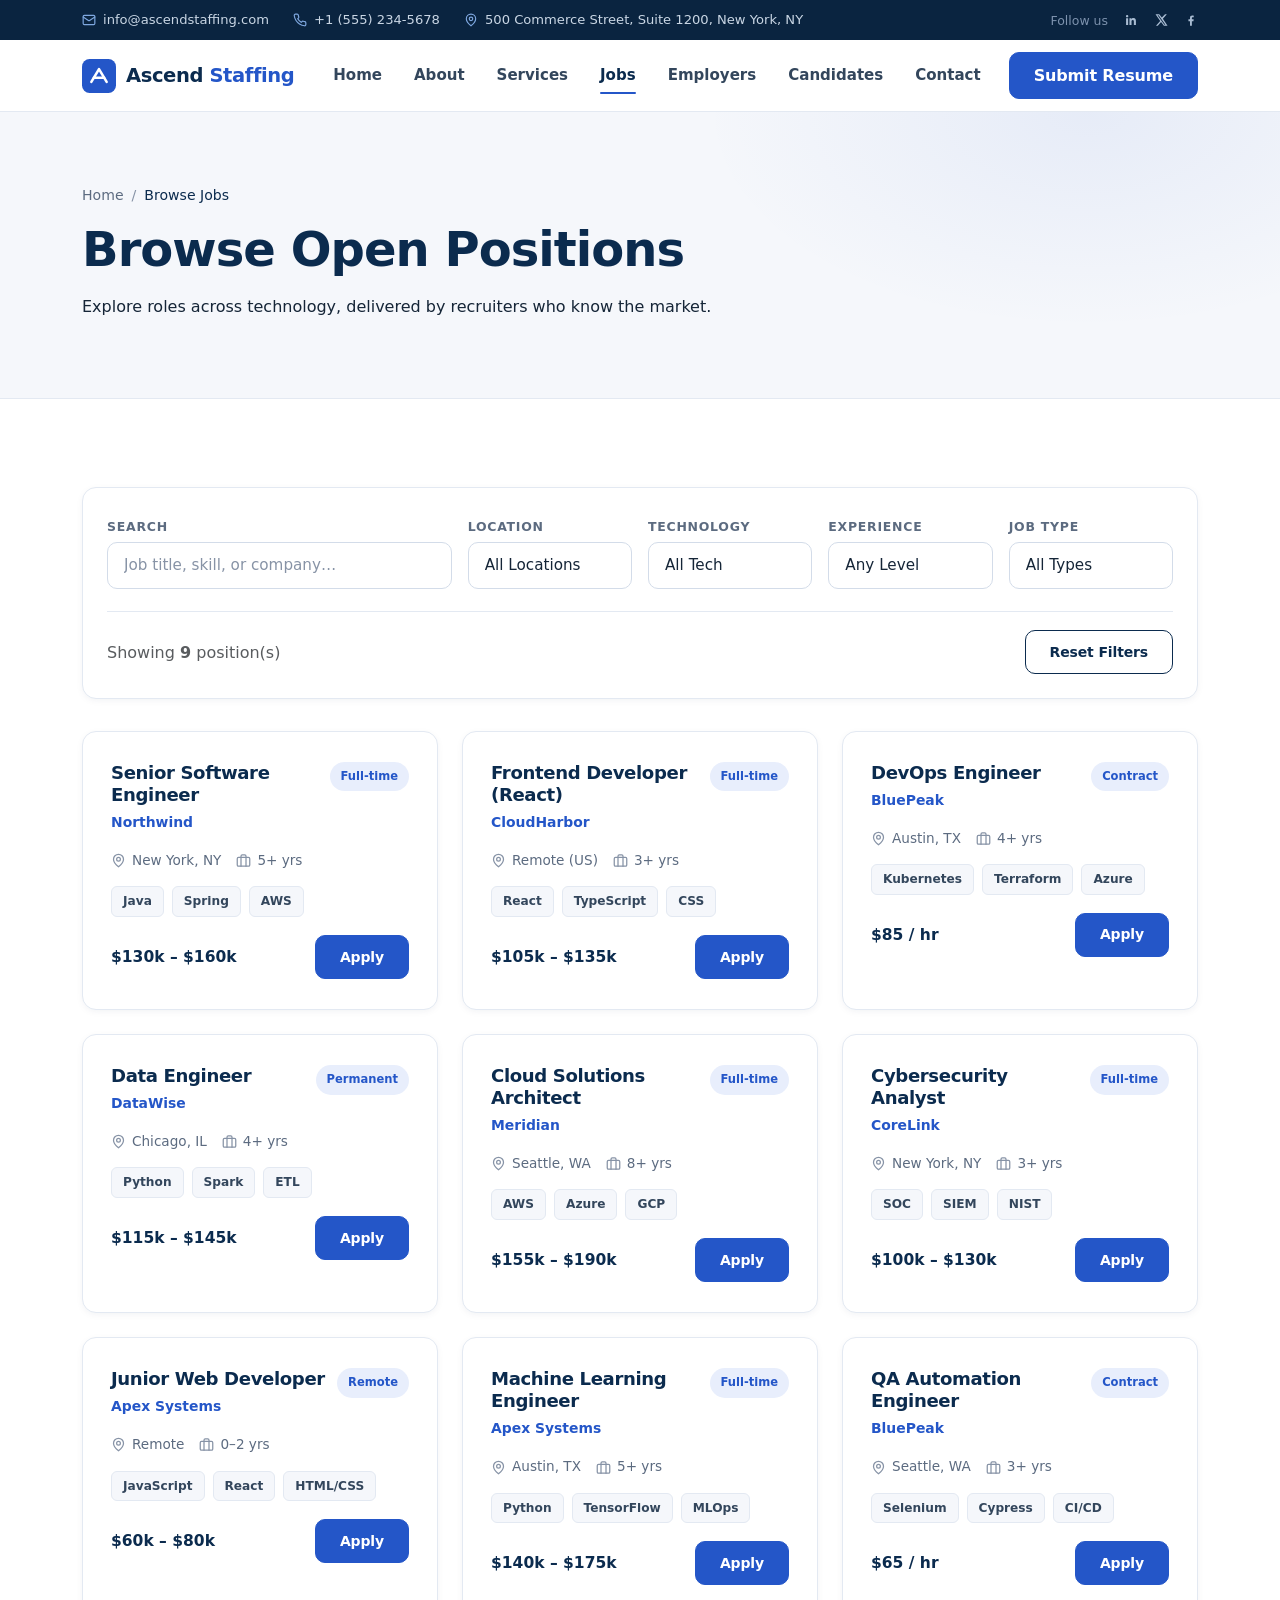
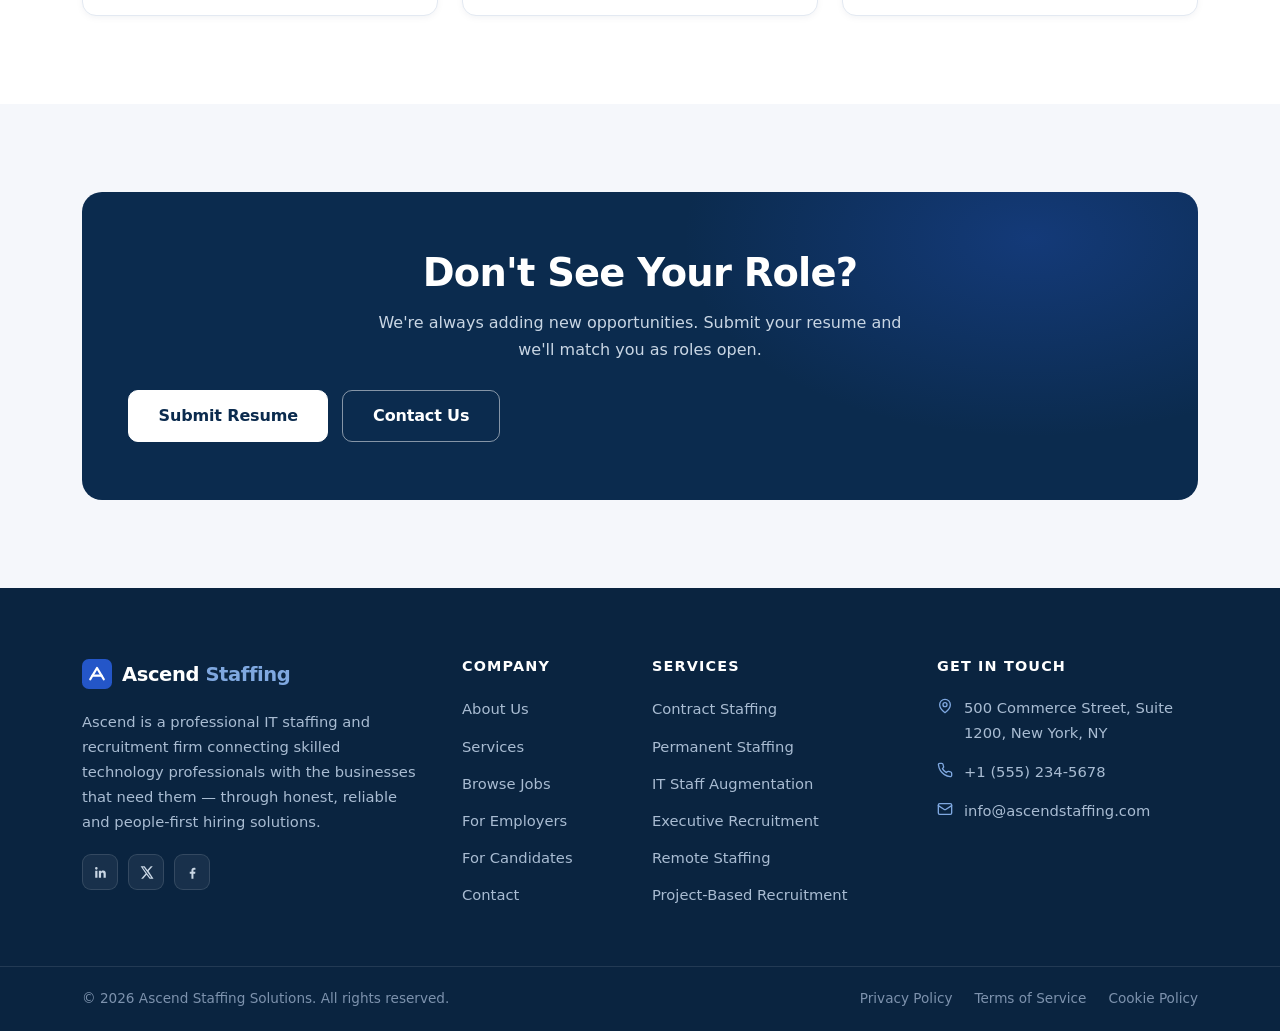
<file: jobs.html>
<!DOCTYPE html>
<html lang="en">
<head>
  <meta charset="UTF-8">
  <meta name="viewport" content="width=device-width, initial-scale=1.0">
  <title>Browse Jobs — Ascend Staffing</title>
  <meta name="description" content="Browse current IT job openings with Ascend Staffing. Filter by location, technology, experience level and job type.">
  <link rel="stylesheet" href="assets/bootstrap/css/bootstrap.min.css">
  <link rel="stylesheet" href="css/style.css">
</head>
<body>

  <div id="header"></div>
  <div id="navbar"></div>

  <!-- ========================= PAGE HERO ========================= -->
  <section class="page-hero">
    <div class="container">
      <nav aria-label="breadcrumb"><ol class="breadcrumb"><li class="breadcrumb-item"><a href="index.html">Home</a></li><li class="breadcrumb-item active" aria-current="page">Browse Jobs</li></ol></nav>
      <h1>Browse Open Positions</h1>
      <p>Explore roles across technology, delivered by recruiters who know the market.</p>
    </div>
  </section>

  <!-- ========================= JOB LISTING ========================= -->
  <section class="section">
    <div class="container">

      <!-- Filter bar -->
      <div class="filter-bar">
        <div class="row g-3 align-items-end">
          <div class="col-lg-4">
            <label class="form-label" for="filterSearch">Search</label>
            <input type="text" id="filterSearch" class="form-control" placeholder="Job title, skill, or company…">
          </div>
          <div class="col-6 col-md-3 col-lg-2">
            <label class="form-label" for="filterLocation">Location</label>
            <select id="filterLocation" class="form-select">
              <option value="all">All Locations</option>
              <option value="new-york">New York</option>
              <option value="austin">Austin</option>
              <option value="chicago">Chicago</option>
              <option value="seattle">Seattle</option>
              <option value="remote">Remote</option>
            </select>
          </div>
          <div class="col-6 col-md-3 col-lg-2">
            <label class="form-label" for="filterTech">Technology</label>
            <select id="filterTech" class="form-select">
              <option value="all">All Tech</option>
              <option value="frontend">Frontend</option>
              <option value="backend">Backend</option>
              <option value="devops">DevOps</option>
              <option value="data">Data &amp; AI</option>
              <option value="cloud">Cloud</option>
              <option value="security">Security</option>
            </select>
          </div>
          <div class="col-6 col-md-3 col-lg-2">
            <label class="form-label" for="filterExperience">Experience</label>
            <select id="filterExperience" class="form-select">
              <option value="all">Any Level</option>
              <option value="entry">Entry (0–2 yrs)</option>
              <option value="mid">Mid (3–5 yrs)</option>
              <option value="senior">Senior (5–8 yrs)</option>
              <option value="lead">Lead (8+ yrs)</option>
            </select>
          </div>
          <div class="col-6 col-md-3 col-lg-2">
            <label class="form-label" for="filterType">Job Type</label>
            <select id="filterType" class="form-select">
              <option value="all">All Types</option>
              <option value="full-time">Full-time</option>
              <option value="contract">Contract</option>
              <option value="permanent">Permanent</option>
              <option value="remote">Remote</option>
            </select>
          </div>
        </div>
        <div class="filter-bar-bottom">
          <p class="text-muted mb-0">Showing <strong id="resultCount">0</strong> position(s)</p>
          <button type="button" id="resetFilters" class="btn btn-outline-navy btn-sm">Reset Filters</button>
        </div>
      </div>

      <!-- Job grid -->
      <div id="jobGrid" class="row g-4 mt-2">

        <div class="col-md-6 col-lg-4">
          <div class="card-job job-item" data-search="senior software engineer java spring aws northwind" data-location="new-york" data-tech="backend" data-experience="senior" data-type="full-time">
            <div class="job-top">
              <div>
                <h3 class="job-title">Senior Software Engineer</h3>
                <span class="job-company">Northwind</span>
              </div>
              <span class="job-type-badge">Full-time</span>
            </div>
            <div class="job-meta">
              <span><svg viewBox="0 0 24 24" width="15" height="15" fill="none" stroke="currentColor" stroke-width="2" stroke-linecap="round" stroke-linejoin="round"><path d="M20 10c0 6-8 12-8 12s-8-6-8-12a8 8 0 0 1 16 0Z"/><circle cx="12" cy="10" r="3"/></svg> New York, NY</span>
              <span><svg viewBox="0 0 24 24" width="15" height="15" fill="none" stroke="currentColor" stroke-width="2" stroke-linecap="round" stroke-linejoin="round"><rect x="2" y="7" width="20" height="14" rx="2"/><path d="M16 21V5a2 2 0 0 0-2-2h-4a2 2 0 0 0-2 2v16"/></svg> 5+ yrs</span>
            </div>
            <div class="job-skills"><span class="skill-tag">Java</span><span class="skill-tag">Spring</span><span class="skill-tag">AWS</span></div>
            <div class="card-foot"><span class="job-salary">$130k – $160k</span><a href="job-details.html" class="btn btn-royal btn-sm">Apply</a></div>
          </div>
        </div>

        <div class="col-md-6 col-lg-4">
          <div class="card-job job-item" data-search="frontend developer react typescript cloudharbor" data-location="remote" data-tech="frontend" data-experience="mid" data-type="full-time">
            <div class="job-top">
              <div>
                <h3 class="job-title">Frontend Developer (React)</h3>
                <span class="job-company">CloudHarbor</span>
              </div>
              <span class="job-type-badge">Full-time</span>
            </div>
            <div class="job-meta">
              <span><svg viewBox="0 0 24 24" width="15" height="15" fill="none" stroke="currentColor" stroke-width="2" stroke-linecap="round" stroke-linejoin="round"><path d="M20 10c0 6-8 12-8 12s-8-6-8-12a8 8 0 0 1 16 0Z"/><circle cx="12" cy="10" r="3"/></svg> Remote (US)</span>
              <span><svg viewBox="0 0 24 24" width="15" height="15" fill="none" stroke="currentColor" stroke-width="2" stroke-linecap="round" stroke-linejoin="round"><rect x="2" y="7" width="20" height="14" rx="2"/><path d="M16 21V5a2 2 0 0 0-2-2h-4a2 2 0 0 0-2 2v16"/></svg> 3+ yrs</span>
            </div>
            <div class="job-skills"><span class="skill-tag">React</span><span class="skill-tag">TypeScript</span><span class="skill-tag">CSS</span></div>
            <div class="card-foot"><span class="job-salary">$105k – $135k</span><a href="job-details.html" class="btn btn-royal btn-sm">Apply</a></div>
          </div>
        </div>

        <div class="col-md-6 col-lg-4">
          <div class="card-job job-item" data-search="devops engineer kubernetes terraform azure bluepeak" data-location="austin" data-tech="devops" data-experience="mid" data-type="contract">
            <div class="job-top">
              <div>
                <h3 class="job-title">DevOps Engineer</h3>
                <span class="job-company">BluePeak</span>
              </div>
              <span class="job-type-badge">Contract</span>
            </div>
            <div class="job-meta">
              <span><svg viewBox="0 0 24 24" width="15" height="15" fill="none" stroke="currentColor" stroke-width="2" stroke-linecap="round" stroke-linejoin="round"><path d="M20 10c0 6-8 12-8 12s-8-6-8-12a8 8 0 0 1 16 0Z"/><circle cx="12" cy="10" r="3"/></svg> Austin, TX</span>
              <span><svg viewBox="0 0 24 24" width="15" height="15" fill="none" stroke="currentColor" stroke-width="2" stroke-linecap="round" stroke-linejoin="round"><rect x="2" y="7" width="20" height="14" rx="2"/><path d="M16 21V5a2 2 0 0 0-2-2h-4a2 2 0 0 0-2 2v16"/></svg> 4+ yrs</span>
            </div>
            <div class="job-skills"><span class="skill-tag">Kubernetes</span><span class="skill-tag">Terraform</span><span class="skill-tag">Azure</span></div>
            <div class="card-foot"><span class="job-salary">$85 / hr</span><a href="job-details.html" class="btn btn-royal btn-sm">Apply</a></div>
          </div>
        </div>

        <div class="col-md-6 col-lg-4">
          <div class="card-job job-item" data-search="data engineer python spark etl datawise" data-location="chicago" data-tech="data" data-experience="mid" data-type="permanent">
            <div class="job-top">
              <div>
                <h3 class="job-title">Data Engineer</h3>
                <span class="job-company">DataWise</span>
              </div>
              <span class="job-type-badge">Permanent</span>
            </div>
            <div class="job-meta">
              <span><svg viewBox="0 0 24 24" width="15" height="15" fill="none" stroke="currentColor" stroke-width="2" stroke-linecap="round" stroke-linejoin="round"><path d="M20 10c0 6-8 12-8 12s-8-6-8-12a8 8 0 0 1 16 0Z"/><circle cx="12" cy="10" r="3"/></svg> Chicago, IL</span>
              <span><svg viewBox="0 0 24 24" width="15" height="15" fill="none" stroke="currentColor" stroke-width="2" stroke-linecap="round" stroke-linejoin="round"><rect x="2" y="7" width="20" height="14" rx="2"/><path d="M16 21V5a2 2 0 0 0-2-2h-4a2 2 0 0 0-2 2v16"/></svg> 4+ yrs</span>
            </div>
            <div class="job-skills"><span class="skill-tag">Python</span><span class="skill-tag">Spark</span><span class="skill-tag">ETL</span></div>
            <div class="card-foot"><span class="job-salary">$115k – $145k</span><a href="job-details.html" class="btn btn-royal btn-sm">Apply</a></div>
          </div>
        </div>

        <div class="col-md-6 col-lg-4">
          <div class="card-job job-item" data-search="cloud architect aws azure gcp meridian" data-location="seattle" data-tech="cloud" data-experience="lead" data-type="full-time">
            <div class="job-top">
              <div>
                <h3 class="job-title">Cloud Solutions Architect</h3>
                <span class="job-company">Meridian</span>
              </div>
              <span class="job-type-badge">Full-time</span>
            </div>
            <div class="job-meta">
              <span><svg viewBox="0 0 24 24" width="15" height="15" fill="none" stroke="currentColor" stroke-width="2" stroke-linecap="round" stroke-linejoin="round"><path d="M20 10c0 6-8 12-8 12s-8-6-8-12a8 8 0 0 1 16 0Z"/><circle cx="12" cy="10" r="3"/></svg> Seattle, WA</span>
              <span><svg viewBox="0 0 24 24" width="15" height="15" fill="none" stroke="currentColor" stroke-width="2" stroke-linecap="round" stroke-linejoin="round"><rect x="2" y="7" width="20" height="14" rx="2"/><path d="M16 21V5a2 2 0 0 0-2-2h-4a2 2 0 0 0-2 2v16"/></svg> 8+ yrs</span>
            </div>
            <div class="job-skills"><span class="skill-tag">AWS</span><span class="skill-tag">Azure</span><span class="skill-tag">GCP</span></div>
            <div class="card-foot"><span class="job-salary">$155k – $190k</span><a href="job-details.html" class="btn btn-royal btn-sm">Apply</a></div>
          </div>
        </div>

        <div class="col-md-6 col-lg-4">
          <div class="card-job job-item" data-search="cybersecurity analyst soc security corelink" data-location="new-york" data-tech="security" data-experience="mid" data-type="full-time">
            <div class="job-top">
              <div>
                <h3 class="job-title">Cybersecurity Analyst</h3>
                <span class="job-company">CoreLink</span>
              </div>
              <span class="job-type-badge">Full-time</span>
            </div>
            <div class="job-meta">
              <span><svg viewBox="0 0 24 24" width="15" height="15" fill="none" stroke="currentColor" stroke-width="2" stroke-linecap="round" stroke-linejoin="round"><path d="M20 10c0 6-8 12-8 12s-8-6-8-12a8 8 0 0 1 16 0Z"/><circle cx="12" cy="10" r="3"/></svg> New York, NY</span>
              <span><svg viewBox="0 0 24 24" width="15" height="15" fill="none" stroke="currentColor" stroke-width="2" stroke-linecap="round" stroke-linejoin="round"><rect x="2" y="7" width="20" height="14" rx="2"/><path d="M16 21V5a2 2 0 0 0-2-2h-4a2 2 0 0 0-2 2v16"/></svg> 3+ yrs</span>
            </div>
            <div class="job-skills"><span class="skill-tag">SOC</span><span class="skill-tag">SIEM</span><span class="skill-tag">NIST</span></div>
            <div class="card-foot"><span class="job-salary">$100k – $130k</span><a href="job-details.html" class="btn btn-royal btn-sm">Apply</a></div>
          </div>
        </div>

        <div class="col-md-6 col-lg-4">
          <div class="card-job job-item" data-search="junior developer javascript react entry apex" data-location="remote" data-tech="frontend" data-experience="entry" data-type="remote">
            <div class="job-top">
              <div>
                <h3 class="job-title">Junior Web Developer</h3>
                <span class="job-company">Apex Systems</span>
              </div>
              <span class="job-type-badge">Remote</span>
            </div>
            <div class="job-meta">
              <span><svg viewBox="0 0 24 24" width="15" height="15" fill="none" stroke="currentColor" stroke-width="2" stroke-linecap="round" stroke-linejoin="round"><path d="M20 10c0 6-8 12-8 12s-8-6-8-12a8 8 0 0 1 16 0Z"/><circle cx="12" cy="10" r="3"/></svg> Remote</span>
              <span><svg viewBox="0 0 24 24" width="15" height="15" fill="none" stroke="currentColor" stroke-width="2" stroke-linecap="round" stroke-linejoin="round"><rect x="2" y="7" width="20" height="14" rx="2"/><path d="M16 21V5a2 2 0 0 0-2-2h-4a2 2 0 0 0-2 2v16"/></svg> 0–2 yrs</span>
            </div>
            <div class="job-skills"><span class="skill-tag">JavaScript</span><span class="skill-tag">React</span><span class="skill-tag">HTML/CSS</span></div>
            <div class="card-foot"><span class="job-salary">$60k – $80k</span><a href="job-details.html" class="btn btn-royal btn-sm">Apply</a></div>
          </div>
        </div>

        <div class="col-md-6 col-lg-4">
          <div class="card-job job-item" data-search="machine learning engineer python tensorflow data apex" data-location="austin" data-tech="data" data-experience="senior" data-type="full-time">
            <div class="job-top">
              <div>
                <h3 class="job-title">Machine Learning Engineer</h3>
                <span class="job-company">Apex Systems</span>
              </div>
              <span class="job-type-badge">Full-time</span>
            </div>
            <div class="job-meta">
              <span><svg viewBox="0 0 24 24" width="15" height="15" fill="none" stroke="currentColor" stroke-width="2" stroke-linecap="round" stroke-linejoin="round"><path d="M20 10c0 6-8 12-8 12s-8-6-8-12a8 8 0 0 1 16 0Z"/><circle cx="12" cy="10" r="3"/></svg> Austin, TX</span>
              <span><svg viewBox="0 0 24 24" width="15" height="15" fill="none" stroke="currentColor" stroke-width="2" stroke-linecap="round" stroke-linejoin="round"><rect x="2" y="7" width="20" height="14" rx="2"/><path d="M16 21V5a2 2 0 0 0-2-2h-4a2 2 0 0 0-2 2v16"/></svg> 5+ yrs</span>
            </div>
            <div class="job-skills"><span class="skill-tag">Python</span><span class="skill-tag">TensorFlow</span><span class="skill-tag">MLOps</span></div>
            <div class="card-foot"><span class="job-salary">$140k – $175k</span><a href="job-details.html" class="btn btn-royal btn-sm">Apply</a></div>
          </div>
        </div>

        <div class="col-md-6 col-lg-4">
          <div class="card-job job-item" data-search="qa automation engineer selenium cypress testing bluepeak" data-location="seattle" data-tech="backend" data-experience="mid" data-type="contract">
            <div class="job-top">
              <div>
                <h3 class="job-title">QA Automation Engineer</h3>
                <span class="job-company">BluePeak</span>
              </div>
              <span class="job-type-badge">Contract</span>
            </div>
            <div class="job-meta">
              <span><svg viewBox="0 0 24 24" width="15" height="15" fill="none" stroke="currentColor" stroke-width="2" stroke-linecap="round" stroke-linejoin="round"><path d="M20 10c0 6-8 12-8 12s-8-6-8-12a8 8 0 0 1 16 0Z"/><circle cx="12" cy="10" r="3"/></svg> Seattle, WA</span>
              <span><svg viewBox="0 0 24 24" width="15" height="15" fill="none" stroke="currentColor" stroke-width="2" stroke-linecap="round" stroke-linejoin="round"><rect x="2" y="7" width="20" height="14" rx="2"/><path d="M16 21V5a2 2 0 0 0-2-2h-4a2 2 0 0 0-2 2v16"/></svg> 3+ yrs</span>
            </div>
            <div class="job-skills"><span class="skill-tag">Selenium</span><span class="skill-tag">Cypress</span><span class="skill-tag">CI/CD</span></div>
            <div class="card-foot"><span class="job-salary">$65 / hr</span><a href="job-details.html" class="btn btn-royal btn-sm">Apply</a></div>
          </div>
        </div>

      </div>

      <div id="noResults" class="no-results text-center" style="display:none;">
        <div class="icon-badge mx-auto mb-3"><svg viewBox="0 0 24 24" width="28" height="28" fill="none" stroke="currentColor" stroke-width="2" stroke-linecap="round" stroke-linejoin="round"><circle cx="11" cy="11" r="8"/><path d="m21 21-4.35-4.35"/></svg></div>
        <h4>No matching jobs found</h4>
        <p class="text-muted">Try adjusting your filters or search keywords.</p>
      </div>

    </div>
  </section>

  <!-- ========================= CTA ========================= -->
  <section class="section section-soft">
    <div class="container">
      <div class="cta-panel text-center">
        <h2>Don't See Your Role?</h2>
        <p class="mx-auto">We're always adding new opportunities. Submit your resume and we'll match you as roles open.</p>
        <div class="cta-actions">
          <a href="candidates.html#submit-resume" class="btn btn-royal btn-lg">Submit Resume</a>
          <a href="contact.html" class="btn btn-outline-navy btn-lg">Contact Us</a>
        </div>
      </div>
    </div>
  </section>

  <div id="footer"></div>

  <script src="assets/jquery/jquery.min.js"></script>
  <script src="assets/bootstrap/js/bootstrap.bundle.min.js"></script>
  <script src="js/components.js"></script>
  <script src="js/app.js"></script>
</body>
</html>
</file>
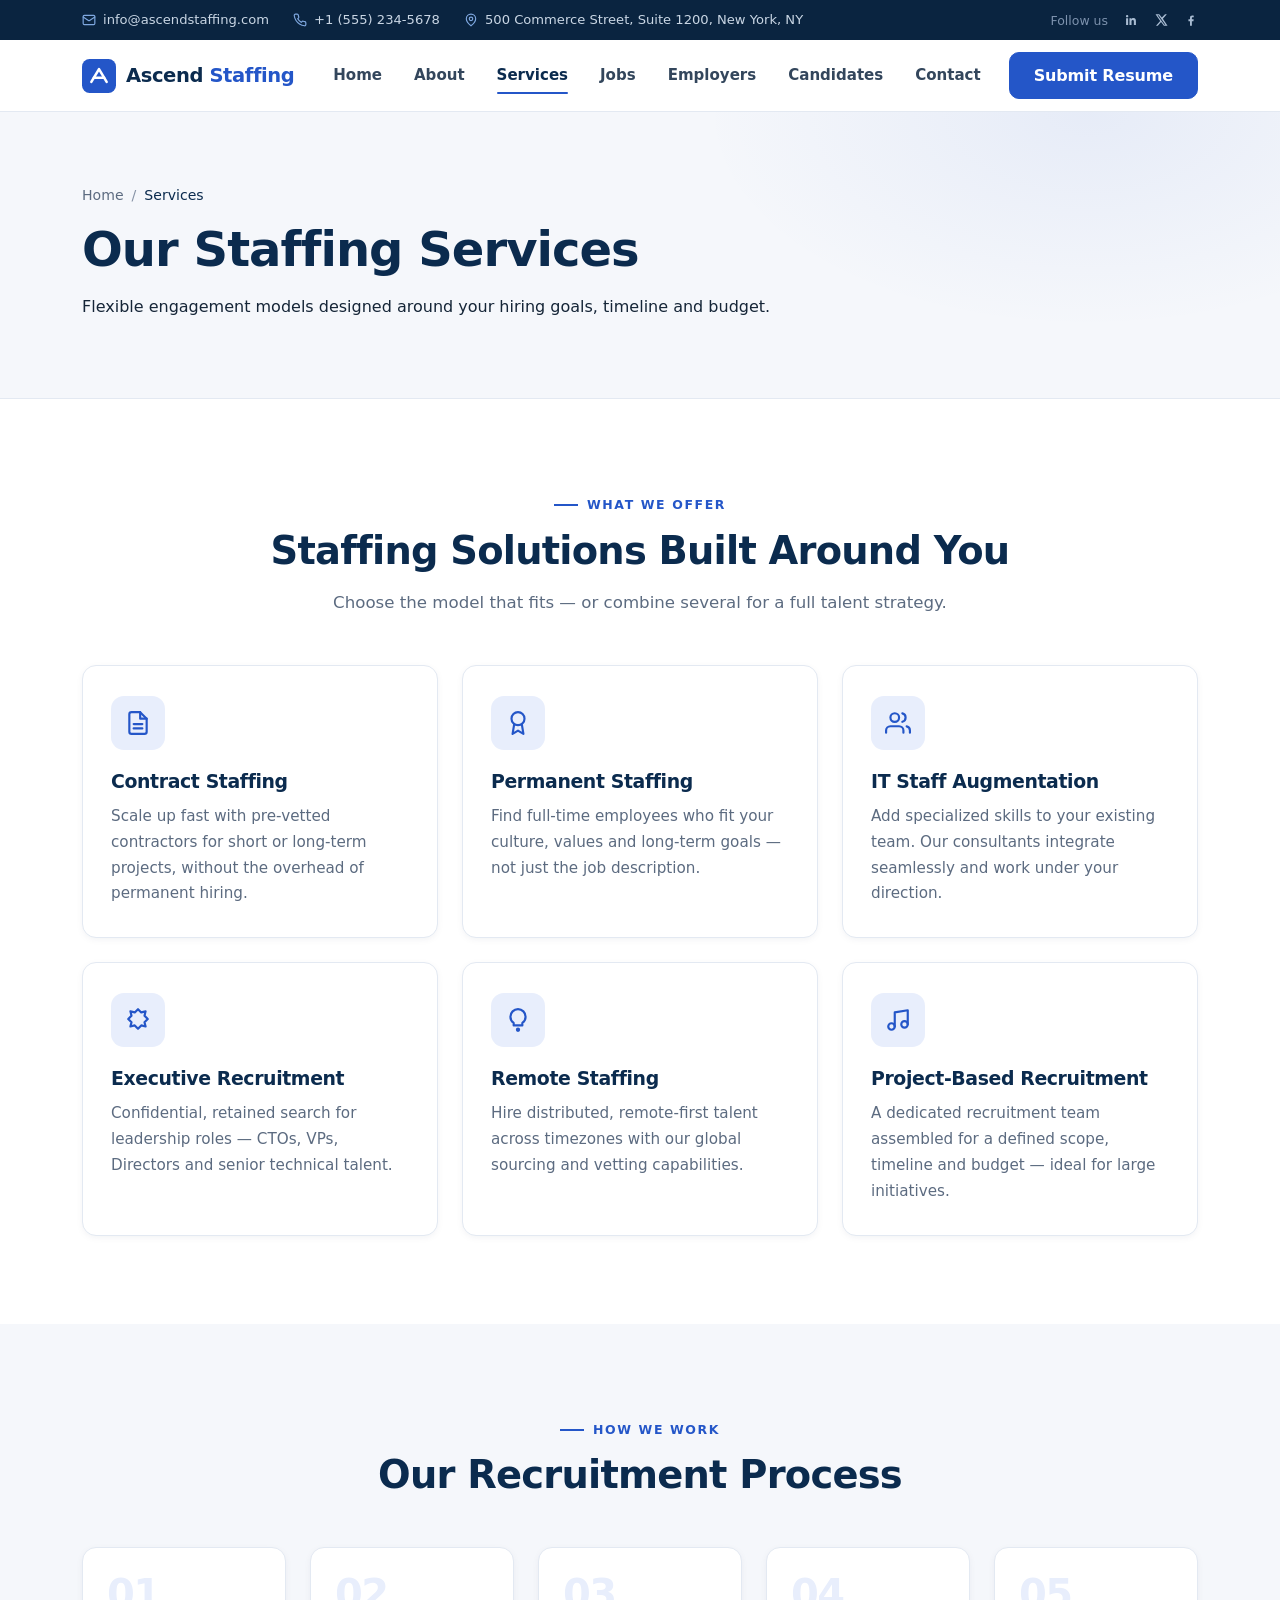
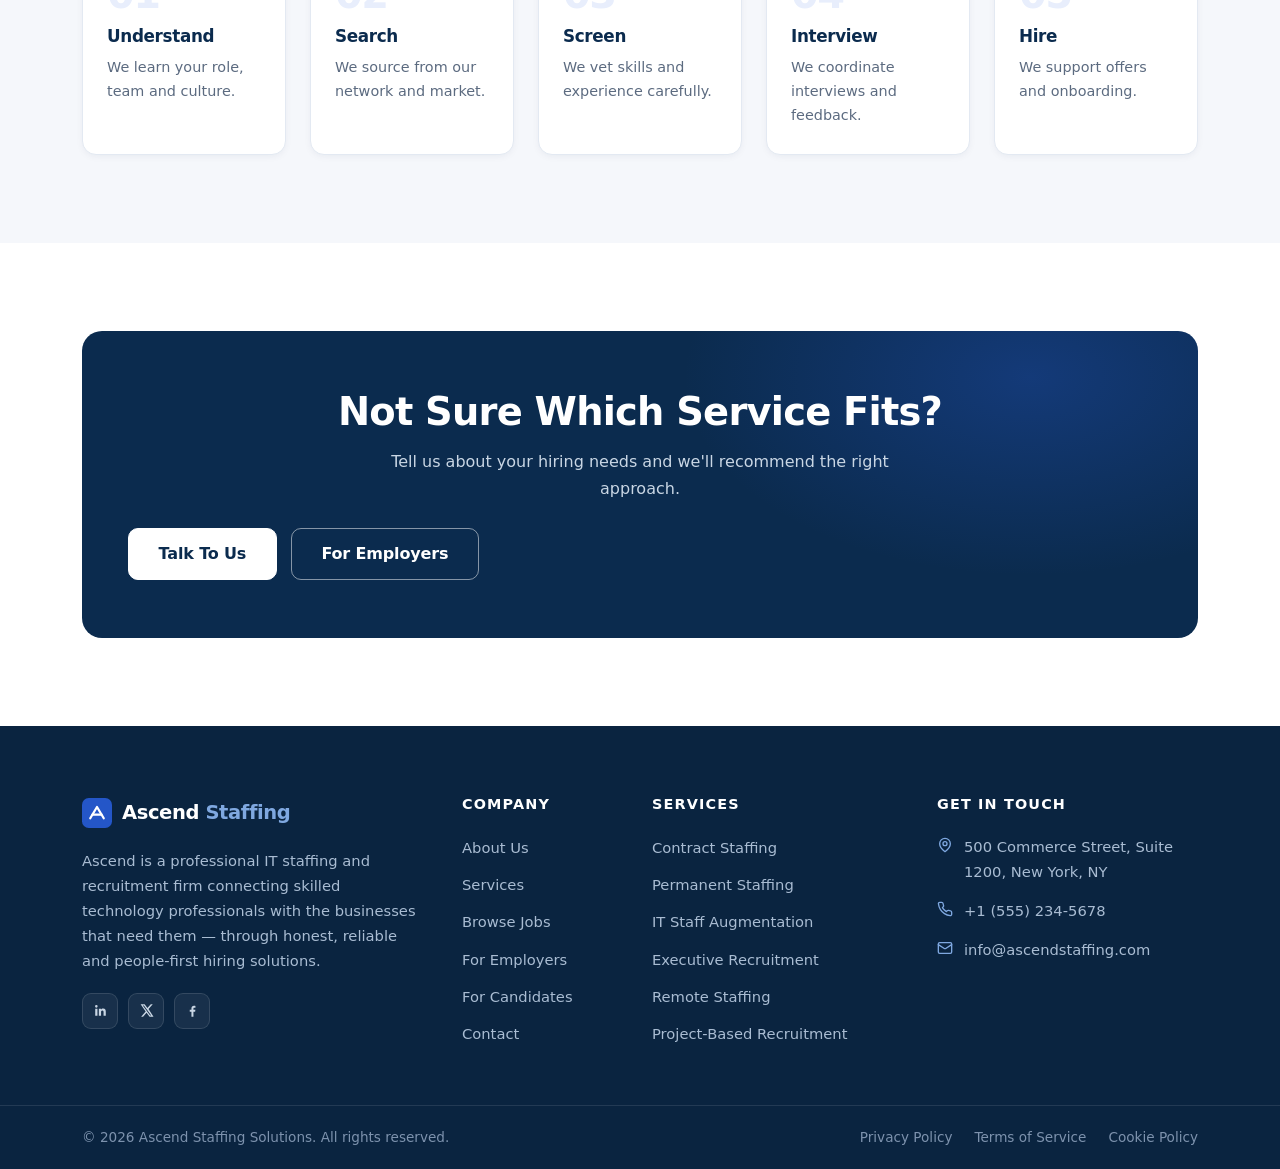
<file: services.html>
<!DOCTYPE html>
<html lang="en">
<head>
  <meta charset="UTF-8">
  <meta name="viewport" content="width=device-width, initial-scale=1.0">
  <title>Our Services — Ascend Staffing</title>
  <meta name="description" content="Explore Ascend Staffing's IT staffing services — contract staffing, permanent staffing, staff augmentation, executive recruitment, remote staffing and project-based recruitment.">
  <link rel="stylesheet" href="assets/bootstrap/css/bootstrap.min.css">
  <link rel="stylesheet" href="css/style.css">
</head>
<body>

  <div id="header"></div>
  <div id="navbar"></div>

  <!-- ========================= PAGE HERO ========================= -->
  <section class="page-hero">
    <div class="container">
      <nav aria-label="breadcrumb"><ol class="breadcrumb"><li class="breadcrumb-item"><a href="index.html">Home</a></li><li class="breadcrumb-item active" aria-current="page">Services</li></ol></nav>
      <h1>Our Staffing Services</h1>
      <p>Flexible engagement models designed around your hiring goals, timeline and budget.</p>
    </div>
  </section>

  <!-- ========================= SERVICES ========================= -->
  <section class="section">
    <div class="container">
      <div class="text-center mb-5">
        <span class="eyebrow">What We Offer</span>
        <h2 class="section-title">Staffing Solutions Built Around You</h2>
        <p class="section-lead center">Choose the model that fits — or combine several for a full talent strategy.</p>
      </div>

      <div class="row g-4">
        <div class="col-md-6 col-lg-4">
          <div class="card-service reveal">
            <div class="icon-badge"><svg viewBox="0 0 24 24" width="26" height="26" fill="none" stroke="currentColor" stroke-width="2" stroke-linecap="round" stroke-linejoin="round"><path d="M14 2H6a2 2 0 0 0-2 2v16a2 2 0 0 0 2 2h12a2 2 0 0 0 2-2V8z"/><path d="M14 2v6h6"/><path d="M16 13H8"/><path d="M16 17H8"/></svg></div>
            <h3>Contract Staffing</h3>
            <p>Scale up fast with pre-vetted contractors for short or long-term projects, without the overhead of permanent hiring.</p>
          </div>
        </div>
        <div class="col-md-6 col-lg-4">
          <div class="card-service reveal" data-delay="1">
            <div class="icon-badge"><svg viewBox="0 0 24 24" width="26" height="26" fill="none" stroke="currentColor" stroke-width="2" stroke-linecap="round" stroke-linejoin="round"><circle cx="12" cy="8" r="6"/><path d="M15.5 13 17 22l-5-3-5 3 1.5-9"/></svg></div>
            <h3>Permanent Staffing</h3>
            <p>Find full-time employees who fit your culture, values and long-term goals — not just the job description.</p>
          </div>
        </div>
        <div class="col-md-6 col-lg-4">
          <div class="card-service reveal" data-delay="2">
            <div class="icon-badge"><svg viewBox="0 0 24 24" width="26" height="26" fill="none" stroke="currentColor" stroke-width="2" stroke-linecap="round" stroke-linejoin="round"><path d="M17 21v-2a4 4 0 0 0-4-4H5a4 4 0 0 0-4 4v2"/><circle cx="9" cy="7" r="4"/><path d="M23 21v-2a4 4 0 0 0-3-3.87"/><path d="M16 3.13a4 4 0 0 1 0 7.75"/></svg></div>
            <h3>IT Staff Augmentation</h3>
            <p>Add specialized skills to your existing team. Our consultants integrate seamlessly and work under your direction.</p>
          </div>
        </div>
        <div class="col-md-6 col-lg-4">
          <div class="card-service reveal" data-delay="3">
            <div class="icon-badge"><svg viewBox="0 0 24 24" width="26" height="26" fill="none" stroke="currentColor" stroke-width="2" stroke-linecap="round" stroke-linejoin="round"><path d="m12 2 3 3 4-1-1 4 3 3-3 3 1 4-4-1-3 3-3-3-4 1 1-4-3-3 3-3-1-4 4 1z"/></svg></div>
            <h3>Executive Recruitment</h3>
            <p>Confidential, retained search for leadership roles — CTOs, VPs, Directors and senior technical talent.</p>
          </div>
        </div>
        <div class="col-md-6 col-lg-4">
          <div class="card-service reveal" data-delay="4">
            <div class="icon-badge"><svg viewBox="0 0 24 24" width="26" height="26" fill="none" stroke="currentColor" stroke-width="2" stroke-linecap="round" stroke-linejoin="round"><path d="M12 2a7 7 0 0 0-7 7c0 2.4 1.2 4.5 3 5.7V17h8v-2.3c1.8-1.2 3-3.3 3-5.7a7 7 0 0 0-7-7z"/><circle cx="12" cy="21" r="1"/></svg></div>
            <h3>Remote Staffing</h3>
            <p>Hire distributed, remote-first talent across timezones with our global sourcing and vetting capabilities.</p>
          </div>
        </div>
        <div class="col-md-6 col-lg-4">
          <div class="card-service reveal" data-delay="5">
            <div class="icon-badge"><svg viewBox="0 0 24 24" width="26" height="26" fill="none" stroke="currentColor" stroke-width="2" stroke-linecap="round" stroke-linejoin="round"><path d="M9 18V5l12-2v13"/><circle cx="6" cy="18" r="3"/><circle cx="18" cy="16" r="3"/></svg></div>
            <h3>Project-Based Recruitment</h3>
            <p>A dedicated recruitment team assembled for a defined scope, timeline and budget — ideal for large initiatives.</p>
          </div>
        </div>
      </div>
    </div>
  </section>

  <!-- ========================= PROCESS ========================= -->
  <section class="section section-soft">
    <div class="container">
      <div class="text-center mb-5">
        <span class="eyebrow">How We Work</span>
        <h2 class="section-title">Our Recruitment Process</h2>
      </div>
      <div class="row g-4">
        <div class="col-md-6 col-lg">
          <div class="process-step reveal"><span class="process-num">01</span><h4>Understand</h4><p>We learn your role, team and culture.</p></div>
        </div>
        <div class="col-md-6 col-lg">
          <div class="process-step reveal" data-delay="1"><span class="process-num">02</span><h4>Search</h4><p>We source from our network and market.</p></div>
        </div>
        <div class="col-md-6 col-lg">
          <div class="process-step reveal" data-delay="2"><span class="process-num">03</span><h4>Screen</h4><p>We vet skills and experience carefully.</p></div>
        </div>
        <div class="col-md-6 col-lg">
          <div class="process-step reveal" data-delay="3"><span class="process-num">04</span><h4>Interview</h4><p>We coordinate interviews and feedback.</p></div>
        </div>
        <div class="col-md-6 col-lg">
          <div class="process-step reveal" data-delay="4"><span class="process-num">05</span><h4>Hire</h4><p>We support offers and onboarding.</p></div>
        </div>
      </div>
    </div>
  </section>

  <!-- ========================= CTA ========================= -->
  <section class="section">
    <div class="container">
      <div class="cta-panel text-center">
        <h2>Not Sure Which Service Fits?</h2>
        <p class="mx-auto">Tell us about your hiring needs and we'll recommend the right approach.</p>
        <div class="cta-actions">
          <a href="contact.html" class="btn btn-royal btn-lg">Talk To Us</a>
          <a href="employers.html" class="btn btn-outline-navy btn-lg">For Employers</a>
        </div>
      </div>
    </div>
  </section>

  <div id="footer"></div>

  <script src="assets/jquery/jquery.min.js"></script>
  <script src="assets/bootstrap/js/bootstrap.bundle.min.js"></script>
  <script src="js/components.js"></script>
  <script src="js/app.js"></script>
</body>
</html>
</file>
<file: css/style.css>
/* ==========================================================================
   Ascend Staffing — Professional IT Staffing & Recruitment
   Theme: Clean · Corporate · White / Navy / Royal Blue
   ========================================================================== */

/* --------------------------------------------------------------------------
   1. Design tokens
   -------------------------------------------------------------------------- */
:root {
  /* Brand */
  --navy: #0b2b4e;            /* primary navy */
  --navy-2: #123c6b;          /* deep navy */
  --navy-3: #0a2440;          /* darkest (footer) */
  --royal: #2456c8;           /* royal blue */
  --royal-hover: #1b48ad;
  --royal-soft: #e8eefc;      /* light royal tint */

  /* Surfaces */
  --bg: #ffffff;
  --bg-soft: #f5f7fb;         /* light gray section */
  --bg-alt: #eef2f8;          /* slightly darker gray */
  --bg-navy: #0b2b4e;

  /* Text */
  --text: #152537;
  --text-soft: #33465c;
  --muted: #5c6b80;
  --muted-2: #8793a6;

  /* Lines & shadows */
  --border: #e3e9f2;
  --border-strong: #d3dce9;
  --shadow-sm: 0 2px 8px -2px rgba(11, 43, 78, 0.08);
  --shadow-md: 0 12px 28px -12px rgba(11, 43, 78, 0.16);
  --shadow-lg: 0 24px 50px -20px rgba(11, 43, 78, 0.22);

  /* Shape */
  --radius: 14px;
  --radius-lg: 20px;
  --radius-sm: 9px;

  /* Motion */
  --ease: cubic-bezier(0.22, 1, 0.36, 1);
}

/* --------------------------------------------------------------------------
   2. Base
   -------------------------------------------------------------------------- */
* { -webkit-font-smoothing: antialiased; -moz-osx-font-smoothing: grayscale; }

html { scroll-behavior: smooth; scroll-padding-top: 92px; }

body {
  font-family: "Inter", "Segoe UI", system-ui, -apple-system, "Helvetica Neue", Arial, sans-serif;
  background-color: var(--bg);
  color: var(--text);
  line-height: 1.7;
  overflow-x: hidden;
}

::selection { background: rgba(36, 86, 200, 0.18); color: var(--navy); }

h1, h2, h3, h4, h5, h6 {
  font-weight: 700;
  color: var(--navy);
  letter-spacing: -0.02em;
  line-height: 1.22;
}

a { color: var(--royal); text-decoration: none; transition: color 0.2s var(--ease); }
a:hover { color: var(--royal-hover); }

img { max-width: 100%; }

.section { padding: 88px 0; position: relative; }
.section-sm { padding: 56px 0; }
.section-soft { background: var(--bg-soft); }

.container { position: relative; z-index: 2; }

/* Reveal-on-scroll (subtle) */
.reveal {
  opacity: 0;
  transform: translateY(22px);
  transition: opacity 0.6s var(--ease), transform 0.6s var(--ease);
}
.reveal.is-visible { opacity: 1; transform: none; }
.reveal[data-delay="1"] { transition-delay: 0.07s; }
.reveal[data-delay="2"] { transition-delay: 0.14s; }
.reveal[data-delay="3"] { transition-delay: 0.21s; }
.reveal[data-delay="4"] { transition-delay: 0.28s; }
.reveal[data-delay="5"] { transition-delay: 0.35s; }

/* --------------------------------------------------------------------------
   3. Top information bar
   -------------------------------------------------------------------------- */
.topbar {
  background: var(--navy-3);
  padding: 9px 0;
  font-size: 0.82rem;
}
.topbar-link {
  color: #c9d6e4;
  display: inline-flex;
  align-items: center;
  gap: 7px;
  transition: color 0.2s var(--ease);
}
.topbar-link:hover { color: #ffffff; }
.tb-icon { color: #7fa8e0; flex: none; }
.topbar-label { color: #7d92ad; font-size: 0.78rem; }
.topbar-social {
  color: #a9bcd2;
  display: inline-flex;
  transition: color 0.2s var(--ease), transform 0.2s var(--ease);
}
.topbar-social:hover { color: #ffffff; transform: translateY(-2px); }

/* --------------------------------------------------------------------------
   4. Navbar
   -------------------------------------------------------------------------- */
.main-nav {
  background: var(--bg);
  border-bottom: 1px solid var(--border);
  padding: 12px 0;
  position: sticky;
  top: 0;
  z-index: 1020;
  transition: box-shadow 0.3s var(--ease), padding 0.3s var(--ease);
}
.main-nav.is-scrolled {
  box-shadow: var(--shadow-md);
  padding: 8px 0;
}

.navbar-brand { display: inline-flex; align-items: center; gap: 10px; }
.brand-mark { display: inline-flex; }
.brand-text {
  font-size: 1.22rem;
  font-weight: 800;
  letter-spacing: -0.02em;
  color: var(--navy);
}
.brand-sub { color: var(--royal); font-weight: 700; }

.main-nav .nav-link {
  color: var(--text-soft);
  font-size: 0.94rem;
  font-weight: 600;
  padding: 0.5rem 1rem !important;
  position: relative;
  transition: color 0.2s var(--ease);
}
.main-nav .nav-link::after {
  content: "";
  position: absolute;
  left: 1rem; right: 1rem; bottom: 0.15rem;
  height: 2px;
  background: var(--royal);
  border-radius: 2px;
  transform: scaleX(0);
  transform-origin: left;
  transition: transform 0.28s var(--ease);
}
.main-nav .nav-link:hover { color: var(--navy); }
.main-nav .nav-link:hover::after,
.main-nav .nav-link.active::after { transform: scaleX(1); }
.main-nav .nav-link.active { color: var(--navy); }

.nav-cta { margin-left: 12px; }

/* Custom hamburger */
.navbar-toggler { border: 0; padding: 8px 4px; box-shadow: none !important; }
.navbar-toggler:focus { box-shadow: none; }
.toggler-line {
  display: block;
  width: 24px; height: 2px;
  background: var(--navy);
  margin: 5px 0;
  border-radius: 2px;
  transition: transform 0.3s var(--ease), opacity 0.3s var(--ease);
}
.navbar-toggler[aria-expanded="true"] .toggler-line:nth-child(1) { transform: translateY(7px) rotate(45deg); }
.navbar-toggler[aria-expanded="true"] .toggler-line:nth-child(2) { opacity: 0; }
.navbar-toggler[aria-expanded="true"] .toggler-line:nth-child(3) { transform: translateY(-7px) rotate(-45deg); }

/* --------------------------------------------------------------------------
   5. Buttons
   -------------------------------------------------------------------------- */
.btn { font-weight: 600; border-radius: 10px; letter-spacing: -0.01em; transition: transform 0.18s var(--ease), box-shadow 0.22s var(--ease), background 0.22s var(--ease), border-color 0.22s var(--ease), color 0.22s var(--ease); }

.btn-royal {
  background: var(--royal);
  border: 1px solid var(--royal);
  color: #fff;
  padding: 0.66rem 1.5rem;
}
.btn-royal:hover, .btn-royal:focus {
  background: var(--royal-hover);
  border-color: var(--royal-hover);
  color: #fff;
  transform: translateY(-2px);
  box-shadow: 0 12px 24px -12px rgba(36, 86, 200, 0.7);
}

.btn-outline-navy {
  border: 1.5px solid var(--navy);
  color: var(--navy);
  padding: 0.64rem 1.5rem;
  background: transparent;
}
.btn-outline-navy:hover {
  background: var(--navy);
  color: #fff;
  transform: translateY(-2px);
}

.btn-lg { padding: 0.82rem 1.85rem; font-size: 1rem; }
.btn-block { width: 100%; }

.link-arrow {
  color: var(--royal);
  font-weight: 600;
  font-size: 0.92rem;
  display: inline-flex;
  align-items: center;
  gap: 6px;
}
.link-arrow svg { transition: transform 0.22s var(--ease); }
.link-arrow:hover { color: var(--royal-hover); }
.link-arrow:hover svg { transform: translateX(4px); }

/* --------------------------------------------------------------------------
   6. Section headers
   -------------------------------------------------------------------------- */
.eyebrow {
  display: inline-flex;
  align-items: center;
  gap: 9px;
  color: var(--royal);
  font-size: 0.78rem;
  font-weight: 700;
  letter-spacing: 0.13em;
  text-transform: uppercase;
  margin-bottom: 12px;
}
.eyebrow::before {
  content: "";
  width: 24px; height: 2px;
  background: var(--royal);
}
.section-title {
  font-size: clamp(1.7rem, 3vw, 2.5rem);
  margin-bottom: 14px;
  color: var(--navy);
}
.section-lead {
  color: var(--muted);
  font-size: 1.04rem;
  max-width: 640px;
}
.section-lead.center { margin-left: auto; margin-right: auto; }

/* --------------------------------------------------------------------------
   7. Hero (home)
   -------------------------------------------------------------------------- */
.hero {
  position: relative;
  padding: 84px 0 96px;
  background:
    radial-gradient(760px 420px at 90% -10%, rgba(36, 86, 200, 0.07), transparent 60%),
    var(--bg);
  overflow: hidden;
}
.hero-badge {
  display: inline-flex;
  align-items: center;
  gap: 9px;
  padding: 7px 15px;
  border: 1px solid var(--border-strong);
  border-radius: 100px;
  background: #fff;
  color: var(--text-soft);
  font-size: 0.83rem;
  margin-bottom: 22px;
  box-shadow: var(--shadow-sm);
}
.hero-badge .dot {
  width: 8px; height: 8px; border-radius: 50%;
  background: var(--royal);
}
.hero h1 {
  font-size: clamp(2.3rem, 4.8vw, 3.7rem);
  line-height: 1.08;
  margin-bottom: 20px;
  color: var(--navy);
  letter-spacing: -0.03em;
}
.hero .lead {
  color: var(--muted);
  font-size: 1.13rem;
  max-width: 540px;
  margin-bottom: 32px;
}
.hero-actions { display: flex; flex-wrap: wrap; gap: 14px; }
.hero-points { display: flex; flex-wrap: wrap; gap: 22px; margin-top: 34px; padding-top: 26px; border-top: 1px solid var(--border); }
.hero-point { display: flex; align-items: center; gap: 9px; color: var(--muted); font-size: 0.88rem; }
.hero-point svg { color: var(--royal); flex: none; }

/* Hero visual (professional team image placeholder) */
.hero-visual { position: relative; }
.img-frame {
  position: relative;
  border-radius: var(--radius-lg);
  overflow: hidden;
  box-shadow: var(--shadow-lg);
  border: 1px solid var(--border);
  background: linear-gradient(135deg, #eef2f8 0%, #dbe4f0 100%);
  min-height: 420px;
  display: flex;
  align-items: center;
  justify-content: center;
}
.img-frame .grid-bg {
  position: absolute; inset: 0;
  background-image:
    linear-gradient(rgba(11, 43, 78, 0.05) 1px, transparent 1px),
    linear-gradient(90deg, rgba(11, 43, 78, 0.05) 1px, transparent 1px);
  background-size: 40px 40px;
}
.img-frame .ph-label {
  position: relative;
  text-align: center;
  color: var(--muted-2);
}
.img-frame .ph-label .icon-badge { margin: 0 auto 14px; background: #fff; color: var(--royal); }
.hero-float-card {
  position: absolute;
  background: #fff;
  border: 1px solid var(--border);
  border-radius: var(--radius);
  padding: 16px 18px;
  box-shadow: var(--shadow-md);
  display: flex;
  align-items: center;
  gap: 13px;
  animation: floaty 7s ease-in-out infinite;
}
.hero-float-card.hf-1 { top: 24px; left: -28px; }
.hero-float-card.hf-2 { bottom: 32px; right: -24px; animation-delay: -3.5s; }
.hf-icon {
  width: 44px; height: 44px; border-radius: 11px; flex: none;
  display: flex; align-items: center; justify-content: center;
  background: var(--royal-soft); color: var(--royal);
}
.hero-float-card h6 { font-size: 0.98rem; margin-bottom: 1px; }
.hero-float-card p { font-size: 0.82rem; color: var(--muted); margin: 0; }

@keyframes floaty { 0%, 100% { transform: translateY(0); } 50% { transform: translateY(-12px); } }

/* --------------------------------------------------------------------------
   8. Trusted strip
   -------------------------------------------------------------------------- */
.trusted {
  padding: 40px 0;
  border-top: 1px solid var(--border);
  border-bottom: 1px solid var(--border);
  background: var(--bg);
}
.trusted-label { color: var(--muted-2); font-size: 0.82rem; letter-spacing: 0.1em; text-transform: uppercase; text-align: center; margin-bottom: 20px; }
.trusted-logos { display: flex; flex-wrap: wrap; justify-content: center; align-items: center; gap: 28px 44px; }
.trusted-logo {
  color: var(--muted);
  font-weight: 700;
  font-size: 1.05rem;
  letter-spacing: 0.02em;
  opacity: 0.65;
  filter: grayscale(1);
  transition: opacity 0.25s var(--ease), color 0.25s var(--ease), filter 0.25s var(--ease);
}
.trusted-logo:hover { opacity: 1; color: var(--navy); filter: grayscale(0); }

/* --------------------------------------------------------------------------
   9. Statistics
   -------------------------------------------------------------------------- */
.stats-row { display: flex; flex-wrap: wrap; gap: 22px; }
.stat-card {
  flex: 1 1 200px;
  background: #fff;
  border: 1px solid var(--border);
  border-radius: var(--radius);
  padding: 28px 24px;
  text-align: center;
  box-shadow: var(--shadow-sm);
  transition: transform 0.26s var(--ease), box-shadow 0.26s var(--ease);
}
.stat-card:hover { transform: translateY(-5px); box-shadow: var(--shadow-md); }
.stat-value {
  font-size: 2.5rem;
  font-weight: 800;
  letter-spacing: -0.03em;
  color: var(--navy);
  line-height: 1;
}
.stat-card .stat-value span { color: var(--royal); }
.stat-label { color: var(--muted); font-size: 0.92rem; margin: 8px 0 0; }

/* --------------------------------------------------------------------------
   10. Cards (services / features / jobs)
   -------------------------------------------------------------------------- */
.card-service, .card-feature, .card-job {
  background: #fff;
  border: 1px solid var(--border);
  border-radius: var(--radius);
  padding: 30px 28px;
  height: 100%;
  position: relative;
  box-shadow: var(--shadow-sm);
  transition: transform 0.26s var(--ease), box-shadow 0.26s var(--ease), border-color 0.26s var(--ease);
}
.card-service:hover, .card-feature:hover, .card-job:hover {
  transform: translateY(-6px);
  box-shadow: var(--shadow-md);
  border-color: var(--border-strong);
}

.icon-badge {
  width: 54px; height: 54px; border-radius: 13px;
  display: flex; align-items: center; justify-content: center;
  background: var(--royal-soft);
  color: var(--royal);
  margin-bottom: 20px;
  transition: background 0.26s var(--ease), color 0.26s var(--ease), transform 0.26s var(--ease);
}
.card-service:hover .icon-badge, .card-feature:hover .icon-badge {
  background: var(--royal);
  color: #fff;
  transform: scale(1.04);
}

.card-service h3, .card-feature h3 { font-size: 1.18rem; margin-bottom: 11px; color: var(--navy); }
.card-service p, .card-feature p { color: var(--muted); font-size: 0.95rem; margin-bottom: 0; }

.benefit-list { list-style: none; padding: 0; margin: 16px 0 0; }
.benefit-list li {
  position: relative;
  padding-left: 26px;
  color: var(--text-soft);
  font-size: 0.9rem;
  margin-bottom: 8px;
}
.benefit-list li::before {
  content: "";
  position: absolute; left: 0; top: 6px;
  width: 15px; height: 15px;
  background: url("data:image/svg+xml,%3Csvg xmlns='http://www.w3.org/2000/svg' viewBox='0 0 24 24' fill='none' stroke='%232456c8' stroke-width='2.6' stroke-linecap='round' stroke-linejoin='round'%3E%3Cpath d='M20 6 9 17l-5-5'/%3E%3C/svg%3E") no-repeat center / contain;
}

/* Job card specifics */
.card-job .job-top { display: flex; justify-content: space-between; align-items: flex-start; gap: 12px; margin-bottom: 12px; }
.card-job .job-title { font-size: 1.13rem; margin-bottom: 2px; }
.card-job .job-company { color: var(--royal); font-size: 0.87rem; font-weight: 600; }
.job-type-badge {
  flex: none;
  font-size: 0.72rem; font-weight: 700;
  padding: 5px 11px; border-radius: 100px;
  background: var(--royal-soft);
  color: var(--royal);
  white-space: nowrap;
}
.job-meta { display: flex; flex-wrap: wrap; gap: 15px; margin: 14px 0; }
.job-meta span { display: inline-flex; align-items: center; gap: 6px; color: var(--muted); font-size: 0.85rem; }
.job-meta svg { color: var(--muted-2); }
.job-skills { display: flex; flex-wrap: wrap; gap: 8px; margin: 0 0 18px; }
.skill-tag {
  font-size: 0.76rem; font-weight: 600;
  padding: 4px 11px; border-radius: 6px;
  background: var(--bg-soft);
  color: var(--text-soft);
  border: 1px solid var(--border);
}
.card-job .card-foot { display: flex; justify-content: space-between; align-items: center; gap: 12px; }
.job-salary { font-weight: 700; color: var(--navy); font-size: 0.97rem; }

/* --------------------------------------------------------------------------
   11. Process
   -------------------------------------------------------------------------- */
.process-step {
  position: relative;
  padding: 26px 24px;
  border: 1px solid var(--border);
  border-radius: var(--radius);
  background: #fff;
  height: 100%;
  box-shadow: var(--shadow-sm);
  transition: transform 0.26s var(--ease), box-shadow 0.26s var(--ease);
}
.process-step:hover { transform: translateY(-5px); box-shadow: var(--shadow-md); }
.process-num {
  font-size: 2.5rem; font-weight: 800; letter-spacing: -0.04em;
  color: var(--royal-soft);
  line-height: 1;
  margin-bottom: 12px;
  display: inline-block;
}
.process-step h4 { font-size: 1.05rem; margin-bottom: 8px; color: var(--navy); }
.process-step p { color: var(--muted); font-size: 0.9rem; margin: 0; }

/* --------------------------------------------------------------------------
   12. Technology expertise
   -------------------------------------------------------------------------- */
.tech-pill {
  display: inline-flex; align-items: center; gap: 9px;
  padding: 10px 17px;
  border: 1px solid var(--border);
  border-radius: 100px;
  background: #fff;
  color: var(--text-soft);
  font-weight: 600; font-size: 0.9rem;
  box-shadow: var(--shadow-sm);
  transition: transform 0.22s var(--ease), border-color 0.22s var(--ease), color 0.22s var(--ease);
}
.tech-pill:hover {
  transform: translateY(-3px);
  border-color: var(--royal);
  color: var(--navy);
}
.tech-pill .dot { width: 8px; height: 8px; border-radius: 50%; background: var(--royal); flex: none; }

/* --------------------------------------------------------------------------
   13. Testimonials
   -------------------------------------------------------------------------- */
.card-testimonial {
  background: #fff;
  border: 1px solid var(--border);
  border-radius: var(--radius);
  padding: 30px 28px;
  height: 100%;
  box-shadow: var(--shadow-sm);
  transition: transform 0.26s var(--ease), box-shadow 0.26s var(--ease);
}
.card-testimonial:hover { transform: translateY(-5px); box-shadow: var(--shadow-md); }
.card-testimonial .quote-mark { color: var(--royal-soft); font-size: 2.4rem; line-height: 1; font-weight: 800; }
.card-testimonial blockquote { color: var(--text-soft); font-size: 0.98rem; margin: 10px 0 20px; }
.testimonial-stars { color: #f5a623; letter-spacing: 2px; font-size: 0.9rem; margin-bottom: 10px; }
.testimonial-person { display: flex; align-items: center; gap: 13px; }
.testimonial-avatar {
  width: 46px; height: 46px; border-radius: 50%;
  display: flex; align-items: center; justify-content: center;
  font-weight: 700; color: #fff;
  background: var(--royal);
  font-size: 0.95rem;
  flex: none;
}
.testimonial-person .name { font-weight: 700; color: var(--navy); font-size: 0.95rem; }
.testimonial-person .role { color: var(--muted); font-size: 0.82rem; }

/* --------------------------------------------------------------------------
   14. CTA
   -------------------------------------------------------------------------- */
.cta-panel {
  position: relative;
  border-radius: var(--radius-lg);
  padding: 58px 46px;
  background: var(--navy);
  overflow: hidden;
}
.cta-panel::after {
  content: "";
  position: absolute; inset: 0;
  background: radial-gradient(560px 320px at 85% 15%, rgba(36, 86, 200, 0.35), transparent 62%);
}
.cta-panel > * { position: relative; z-index: 1; }
.cta-panel h2 { font-size: clamp(1.7rem, 3.2vw, 2.4rem); color: #fff; margin-bottom: 12px; }
.cta-panel p { color: #c9d6e4; max-width: 560px; }
.cta-panel .cta-actions { display: flex; flex-wrap: wrap; gap: 14px; margin-top: 26px; }
.cta-panel .btn-royal { background: #fff; color: var(--navy); border-color: #fff; }
.cta-panel .btn-royal:hover { background: var(--royal-soft); border-color: var(--royal-soft); color: var(--navy); box-shadow: none; }
.cta-panel .btn-outline-navy { border-color: rgba(255,255,255,0.5); color: #fff; }
.cta-panel .btn-outline-navy:hover { background: #fff; color: var(--navy); border-color: #fff; }

/* --------------------------------------------------------------------------
   15. Inner page hero
   -------------------------------------------------------------------------- */
.page-hero {
  position: relative;
  padding: 72px 0 62px;
  background:
    radial-gradient(640px 360px at 85% 0%, rgba(36, 86, 200, 0.07), transparent 60%),
    var(--bg-soft);
  border-bottom: 1px solid var(--border);
}
.page-hero h1 { font-size: clamp(1.9rem, 4vw, 3rem); margin-bottom: 14px; color: var(--navy); }
.page-hero .lead { color: var(--muted); font-size: 1.08rem; max-width: 660px; margin: 0; }

.breadcrumb { margin-bottom: 0; font-size: 0.88rem; }
.breadcrumb-item a { color: var(--muted); }
.breadcrumb-item a:hover { color: var(--royal); }
.breadcrumb-item.active { color: var(--navy); }
.breadcrumb-item + .breadcrumb-item::before { color: var(--muted-2); }

/* --------------------------------------------------------------------------
   16. Forms
   -------------------------------------------------------------------------- */
.form-control, .form-select {
  background: #fff;
  border: 1px solid var(--border-strong);
  color: var(--text);
  border-radius: 10px;
  padding: 0.7rem 1rem;
  font-size: 0.95rem;
  transition: border-color 0.22s var(--ease), box-shadow 0.22s var(--ease);
}
.form-control::placeholder { color: var(--muted-2); }
.form-control:focus, .form-select:focus {
  border-color: var(--royal);
  box-shadow: 0 0 0 4px rgba(36, 86, 200, 0.13);
  color: var(--text);
}
.form-select option { background: #fff; color: var(--text); }
.form-label { font-weight: 600; font-size: 0.88rem; color: var(--text-soft); margin-bottom: 7px; }
.form-text { color: var(--muted-2); }
.form-group { margin-bottom: 20px; }

.form-error { color: #c0392b; font-size: 0.8rem; margin-top: 6px; display: none; }
.is-invalid.form-control, .is-invalid.form-select { border-color: #c0392b; }
.is-invalid.form-control:focus { box-shadow: 0 0 0 4px rgba(192, 57, 43, 0.13); }

.form-panel {
  background: #fff;
  border: 1px solid var(--border);
  border-radius: var(--radius-lg);
  padding: 34px;
  box-shadow: var(--shadow-md);
}

/* Filter bar (jobs page) */
.filter-bar {
  background: #fff;
  border: 1px solid var(--border);
  border-radius: var(--radius);
  padding: 24px;
  box-shadow: var(--shadow-sm);
}
.filter-bar .form-label { margin-bottom: 5px; font-size: 0.78rem; text-transform: uppercase; letter-spacing: 0.06em; color: var(--muted); }

/* --------------------------------------------------------------------------
   17. Misc UI
   -------------------------------------------------------------------------- */
.divider { height: 1px; background: var(--border); border: 0; margin: 0; }

/* Split media (two-column image placeholder) */
.split-media {
  position: relative;
  border-radius: var(--radius-lg);
  overflow: hidden;
  border: 1px solid var(--border-strong);
  background: linear-gradient(135deg, #eef2f8 0%, #dbe4f0 100%);
  min-height: 320px;
  display: flex;
  align-items: center;
  justify-content: center;
}
.split-media .grid-bg {
  position: absolute; inset: 0;
  background-image:
    linear-gradient(rgba(11, 43, 78, 0.05) 1px, transparent 1px),
    linear-gradient(90deg, rgba(11, 43, 78, 0.05) 1px, transparent 1px);
  background-size: 40px 40px;
}
.split-media .center-pill { position: relative; text-align: center; }
.split-media .center-pill .icon-badge { margin: 0 auto 12px; background: #fff; color: var(--royal); }

/* Value row */
.value-row { display: flex; gap: 18px; padding: 20px 0; border-bottom: 1px solid var(--border); }
.value-row:last-child { border-bottom: 0; }
.value-row .icon-badge { margin-bottom: 0; flex: none; }

/* Team card */
.card-team {
  background: #fff;
  border: 1px solid var(--border);
  border-radius: var(--radius);
  padding: 26px 22px;
  text-align: center;
  height: 100%;
  box-shadow: var(--shadow-sm);
  transition: transform 0.26s var(--ease), box-shadow 0.26s var(--ease);
}
.card-team:hover { transform: translateY(-5px); box-shadow: var(--shadow-md); }
.team-avatar {
  width: 88px; height: 88px; border-radius: 50%;
  margin: 0 auto 16px;
  display: flex; align-items: center; justify-content: center;
  font-weight: 800; font-size: 1.6rem; color: #fff;
  background: var(--royal);
}
.card-team .name { font-weight: 700; color: var(--navy); font-size: 1.04rem; margin-bottom: 2px; }
.card-team .role { color: var(--royal); font-size: 0.85rem; font-weight: 600; margin-bottom: 9px; }
.card-team p { color: var(--muted); font-size: 0.88rem; margin: 0; }

/* Contact items */
.contact-item {
  display: flex; gap: 15px; align-items: flex-start;
  padding: 16px 0;
  border-bottom: 1px solid var(--border);
}
.contact-item:last-child { border-bottom: 0; }
.contact-item .icon-badge { margin: 0; width: 46px; height: 46px; }
.contact-item h6 { font-size: 0.98rem; margin-bottom: 3px; color: var(--navy); }
.contact-item p, .contact-item a { color: var(--muted); font-size: 0.92rem; margin: 0; }
.contact-item a:hover { color: var(--royal); }

/* Map placeholder */
.map-placeholder {
  position: relative;
  border-radius: var(--radius-lg);
  overflow: hidden;
  border: 1px solid var(--border-strong);
  background: var(--bg-soft);
  min-height: 320px;
  display: flex; align-items: center; justify-content: center;
}
.map-placeholder .grid-bg {
  position: absolute; inset: 0;
  background-image:
    linear-gradient(rgba(11, 43, 78, 0.05) 1px, transparent 1px),
    linear-gradient(90deg, rgba(11, 43, 78, 0.05) 1px, transparent 1px);
  background-size: 40px 40px;
}
.map-pin {
  position: absolute; top: 44%; left: 48%;
  width: 20px; height: 20px; border-radius: 50%;
  background: var(--royal);
  box-shadow: 0 0 0 8px rgba(36, 86, 200, 0.16);
}
.map-pin::after {
  content: "";
  position: absolute; bottom: -6px; left: 50%; transform: translateX(-50%);
  width: 26px; height: 26px;
  border: 2px solid var(--royal);
  border-radius: 50%;
  animation: ping 2s var(--ease) infinite;
}
@keyframes ping { 0% { transform: translateX(-50%) scale(0.6); opacity: 1; } 100% { transform: translateX(-50%) scale(2.4); opacity: 0; } }

/* --------------------------------------------------------------------------
   18. Back to top
   -------------------------------------------------------------------------- */
.back-to-top {
  position: fixed; right: 22px; bottom: 22px;
  width: 46px; height: 46px;
  border-radius: 11px;
  background: var(--royal);
  color: #fff;
  border: none;
  display: flex; align-items: center; justify-content: center;
  opacity: 0; visibility: hidden;
  transform: translateY(12px);
  transition: opacity 0.3s var(--ease), transform 0.3s var(--ease), visibility 0.3s;
  z-index: 1030;
  box-shadow: 0 14px 28px -12px rgba(36, 86, 200, 0.7);
}
.back-to-top.show { opacity: 1; visibility: visible; transform: translateY(0); }
.back-to-top:hover { background: var(--royal-hover); transform: translateY(-3px); }

/* --------------------------------------------------------------------------
   19. Footer
   -------------------------------------------------------------------------- */
.site-footer { background: var(--navy-3); }
.footer-top { padding: 70px 0 48px; }
.footer-brand { display: inline-flex; align-items: center; gap: 10px; margin-bottom: 18px; }
.footer-brand .brand-text { color: #fff; }
.footer-brand .brand-sub { color: #7fa8e0; }
.footer-about { color: #a9bcd2; font-size: 0.92rem; max-width: 340px; }
.footer-social { display: flex; gap: 10px; margin-top: 20px; }
.footer-social a {
  width: 36px; height: 36px; border-radius: 9px;
  display: flex; align-items: center; justify-content: center;
  background: rgba(255, 255, 255, 0.06);
  border: 1px solid rgba(255, 255, 255, 0.12);
  color: #c9d6e4;
  transition: all 0.22s var(--ease);
}
.footer-social a:hover { color: #fff; background: var(--royal); border-color: transparent; transform: translateY(-3px); }

.footer-title { font-size: 0.9rem; text-transform: uppercase; letter-spacing: 0.08em; color: #fff; margin-bottom: 20px; }
.footer-links { list-style: none; padding: 0; margin: 0; }
.footer-links li { margin-bottom: 10px; }
.footer-links a { color: #a9bcd2; font-size: 0.92rem; }
.footer-links a:hover { color: #fff; padding-left: 4px; }
.footer-contact { list-style: none; padding: 0; margin: 0; }
.footer-contact li {
  display: flex; gap: 11px; align-items: flex-start;
  color: #a9bcd2; font-size: 0.92rem; margin-bottom: 14px;
}
.footer-contact svg { color: #7fa8e0; flex: none; margin-top: 3px; }
.footer-contact a { color: #a9bcd2; }
.footer-contact a:hover { color: #fff; }

.footer-bottom {
  border-top: 1px solid rgba(255, 255, 255, 0.1);
  padding: 20px 0;
  font-size: 0.85rem;
  color: #7d92ad;
}
.footer-legal { display: flex; gap: 22px; list-style: none; }
.footer-legal a { color: #7d92ad; font-size: 0.85rem; }
.footer-legal a:hover { color: #fff; }

/* --------------------------------------------------------------------------
   20. Responsive
   -------------------------------------------------------------------------- */
@media (max-width: 991.98px) {
  .section { padding: 68px 0; }
  .hero { padding: 60px 0 68px; }
  .img-frame { min-height: 300px; }
  .hero-float-card.hf-1 { left: 8px; }
  .hero-float-card.hf-2 { right: 8px; }
  .main-nav .navbar-collapse {
    background: #fff;
    border: 1px solid var(--border);
    border-radius: var(--radius);
    padding: 16px;
    margin-top: 12px;
    box-shadow: var(--shadow-md);
  }
  .main-nav .nav-link { padding: 0.65rem 0.5rem !important; }
  .nav-cta { margin: 10px 0 0; }
  .cta-panel { padding: 42px 26px; }
}
@media (max-width: 575.98px) {
  .hero-points { gap: 16px; }
  .hero-float-card { display: none; }
  .footer-legal { flex-wrap: wrap; gap: 14px; }
}

/* --------------------------------------------------------------------------
   21. Page-specific additions
   -------------------------------------------------------------------------- */

/* Filter bar bottom row (jobs) */
.filter-bar-bottom {
  display: flex;
  justify-content: space-between;
  align-items: center;
  flex-wrap: wrap;
  gap: 12px;
  margin-top: 22px;
  padding-top: 18px;
  border-top: 1px solid var(--border);
}

.no-results { padding: 48px 20px; }

/* Job detail page */
.job-detail-block {
  background: #fff;
  border: 1px solid var(--border);
  border-radius: var(--radius);
  padding: 28px;
  box-shadow: var(--shadow-sm);
  margin-bottom: 24px;
}
.job-detail-title { font-size: 1.25rem; margin-bottom: 16px; color: var(--navy); }
.job-detail-block p { color: var(--text-soft); }
.job-detail-block p:last-child { margin-bottom: 0; }
.job-list { list-style: none; padding: 0; margin: 0; }
.job-list li {
  position: relative;
  padding-left: 26px;
  margin-bottom: 11px;
  color: var(--text-soft);
  font-size: 0.95rem;
}
.job-list li:last-child { margin-bottom: 0; }
.job-list li::before {
  content: "";
  position: absolute; left: 0; top: 5px;
  width: 15px; height: 15px;
  background: url("data:image/svg+xml,%3Csvg xmlns='http://www.w3.org/2000/svg' viewBox='0 0 24 24' fill='none' stroke='%232456c8' stroke-width='2.6' stroke-linecap='round' stroke-linejoin='round'%3E%3Cpath d='M20 6 9 17l-5-5'/%3E%3C/svg%3E") no-repeat center / contain;
}

.job-sidebar-card {
  background: var(--bg-soft);
  border: 1px solid var(--border);
  border-radius: var(--radius);
  padding: 26px 28px;
}
.job-sidebar-card h5 { font-size: 1.05rem; margin-bottom: 16px; color: var(--navy); }
.job-summary-list { list-style: none; padding: 0; margin: 0; }
.job-summary-list li {
  display: flex; justify-content: space-between; gap: 12px;
  padding: 10px 0;
  border-bottom: 1px solid var(--border);
  font-size: 0.92rem;
}
.job-summary-list li:last-child { border-bottom: 0; }
.job-summary-list span { color: var(--muted); }
.job-summary-list strong { color: var(--navy); font-weight: 700; }

/* Check list (employers / candidates) */
.check-list { list-style: none; padding: 0; margin: 22px 0 0; }
.check-list li {
  position: relative;
  padding-left: 30px;
  margin-bottom: 12px;
  color: var(--text-soft);
  font-weight: 500;
}
.check-list li::before {
  content: "";
  position: absolute; left: 0; top: 3px;
  width: 18px; height: 18px;
  border-radius: 50%;
  background: var(--royal);
  box-shadow: inset 0 0 0 4px #fff;
  border: 1px solid var(--royal);
}

/* Contact cards */
.card-contact {
  background: #fff;
  border: 1px solid var(--border);
  border-radius: var(--radius);
  padding: 28px;
  height: 100%;
  text-align: center;
  box-shadow: var(--shadow-sm);
  transition: transform 0.26s var(--ease), box-shadow 0.26s var(--ease);
}
.card-contact:hover { transform: translateY(-5px); box-shadow: var(--shadow-md); }
.card-contact .icon-badge { margin: 0 auto 16px; }
.card-contact h4 { font-size: 1.1rem; margin-bottom: 6px; color: var(--navy); }
.card-contact p { font-size: 0.88rem; }
.contact-link { display: inline-block; margin-top: 8px; font-weight: 600; color: var(--royal); font-size: 0.94rem; }
.card-contact .contact-link:hover { color: var(--royal-hover); }

/* FAQ accordion */
.faq-accordion { max-width: 800px; margin: 0 auto; }
.faq-accordion .accordion-item {
  border: 1px solid var(--border);
  border-radius: var(--radius) !important;
  margin-bottom: 14px;
  overflow: hidden;
  background: #fff;
}
.faq-accordion .accordion-button {
  background: #fff;
  color: var(--navy);
  font-weight: 600;
  padding: 18px 22px;
  box-shadow: none;
}
.faq-accordion .accordion-button:not(.collapsed) { color: var(--royal); background: #fff; }
.faq-accordion .accordion-button:focus { box-shadow: none; border-color: transparent; }
.faq-accordion .accordion-body { color: var(--muted); padding: 4px 22px 20px; font-size: 0.94rem; }

/* Generic centered placeholder pill */
.center-pill { position: relative; text-align: center; }
.center-pill .icon-badge { margin: 0 auto 12px; }
.center-pill h5 { color: var(--navy); }

/* Page hero breadcrumb spacing */
.page-hero .breadcrumb { margin-bottom: 12px; }
#navbar {
    position: sticky;
    top: 0;
    z-index: 1050;
}
</file>
